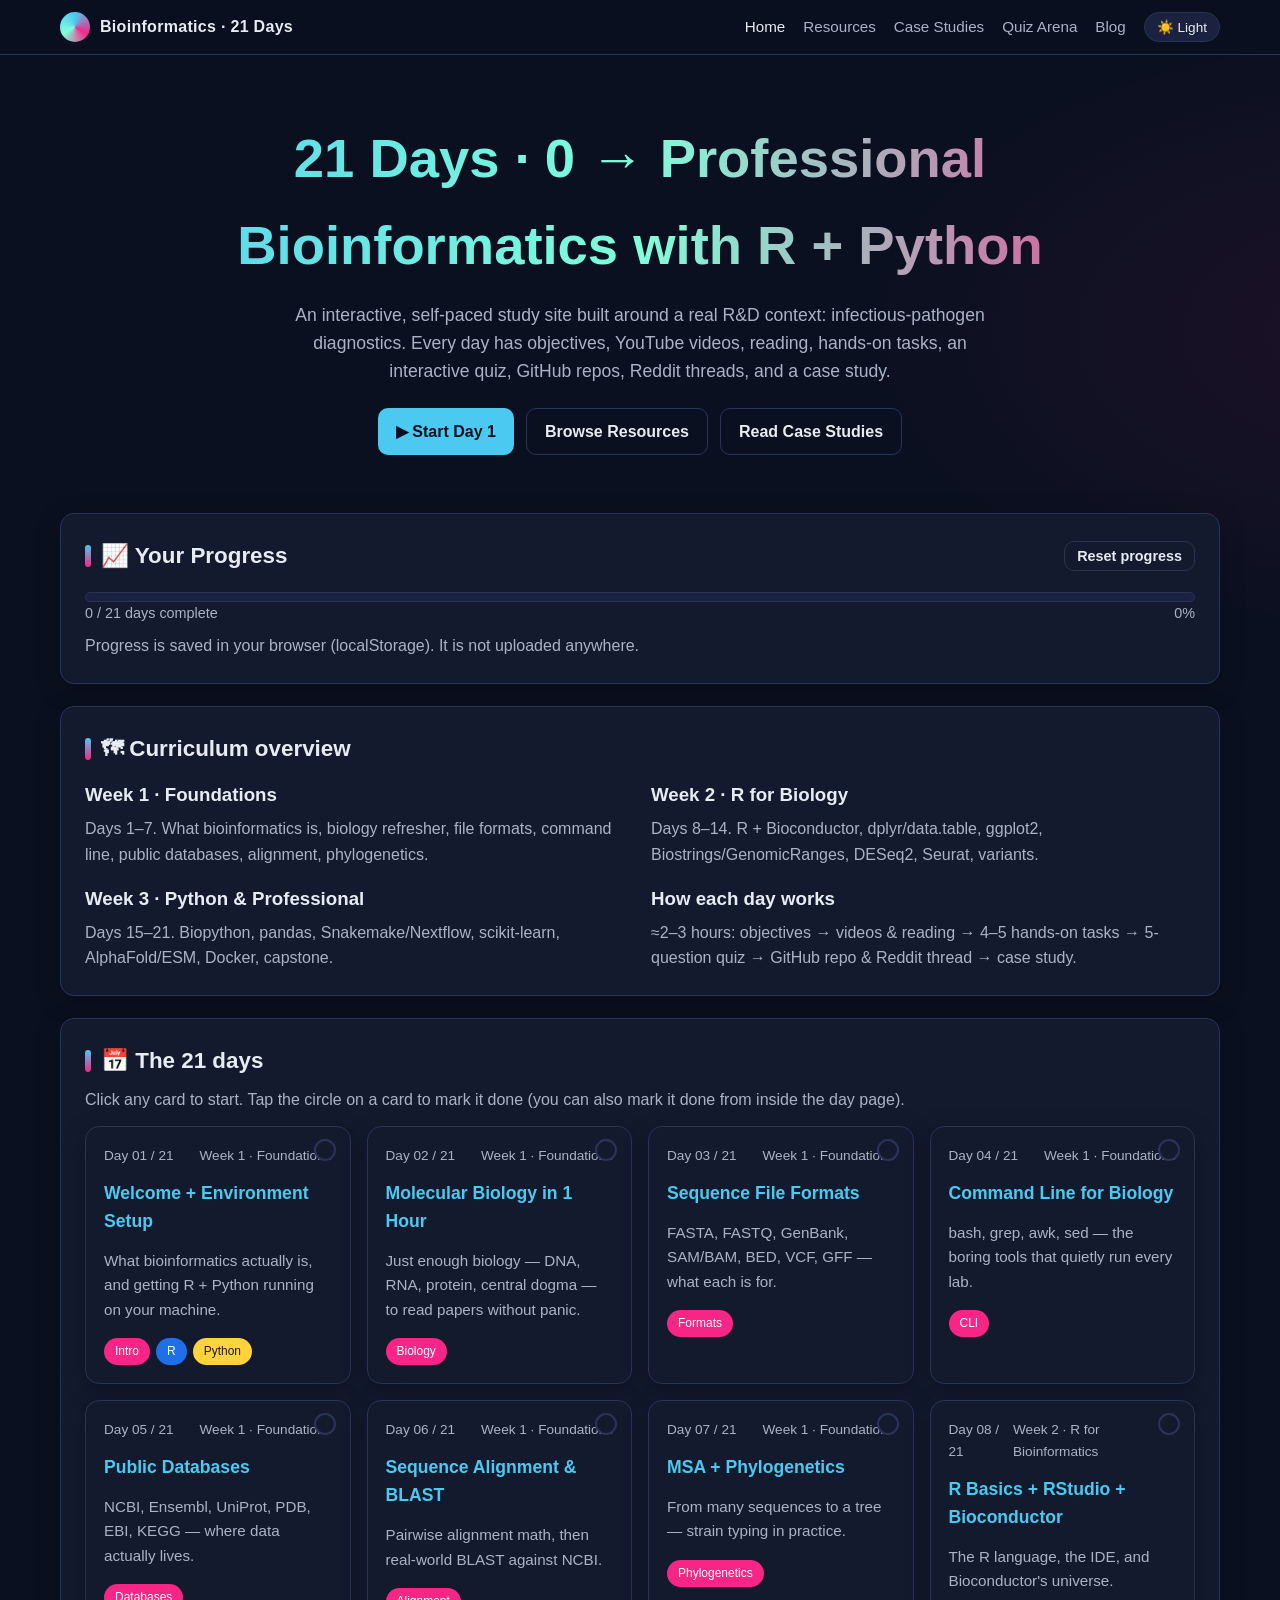
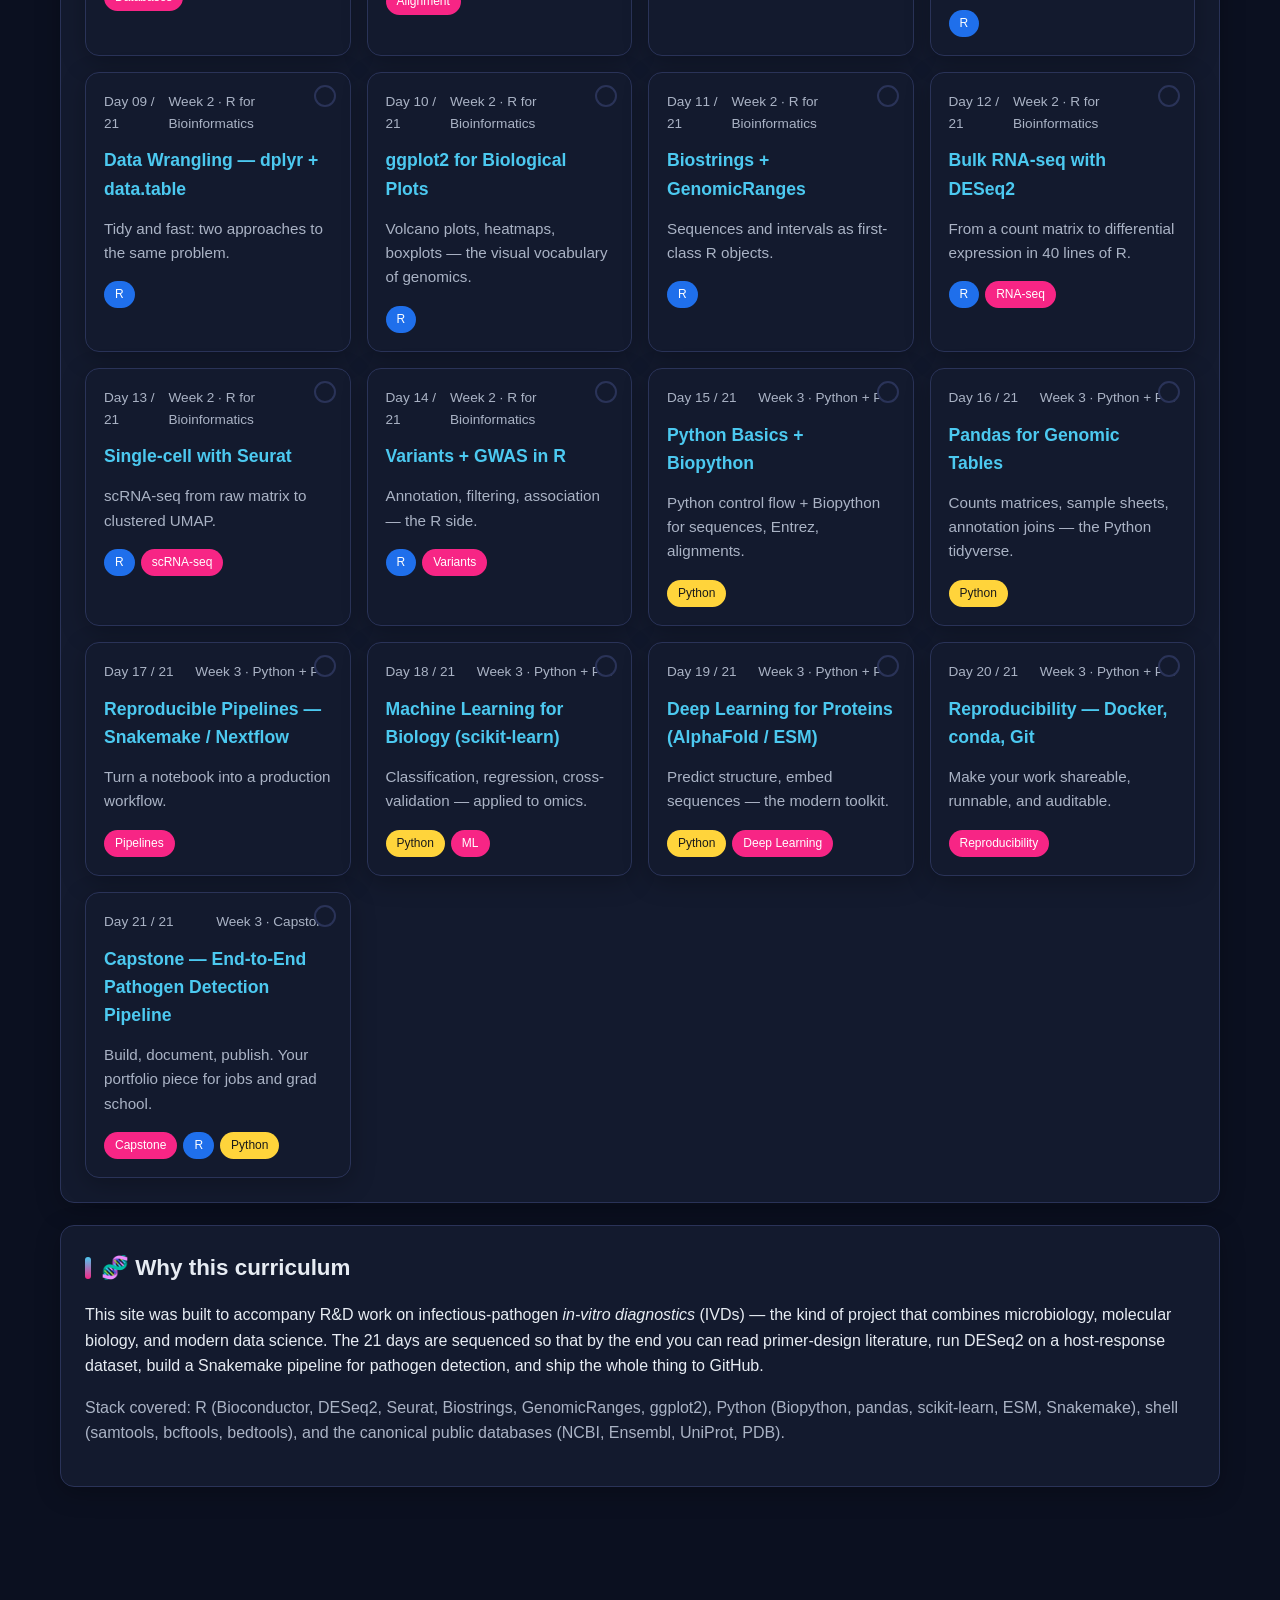
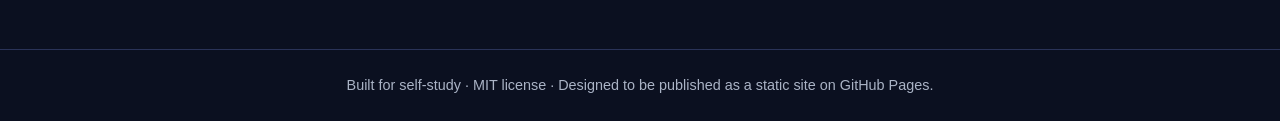
<file: index.html>
<!doctype html>
<html lang="en">
<head>
<meta charset="utf-8">
<meta name="viewport" content="width=device-width,initial-scale=1">
<title>Bioinformatics 21 Days — R + Python, zero to professional</title>
<meta name="description" content="A 21-day, hands-on bioinformatics study site with R + Python, quizzes, YouTube playlists, GitHub repos, Reddit threads, and 0→pro case studies. Designed for the infectious-pathogen IVD R&D context.">
<link rel="stylesheet" href="assets/styles.css">
<link rel="icon" href="data:image/svg+xml;utf8,<svg xmlns='http://www.w3.org/2000/svg' viewBox='0 0 64 64'><circle cx='32' cy='32' r='30' fill='%234cc9f0'/><path d='M14 44c8-10 14-10 22-22m-22 0c8 12 14 12 22 22' stroke='%23fff' stroke-width='4' fill='none' stroke-linecap='round'/></svg>">
</head>
<body>

<nav class="nav">
  <div class="nav-inner">
    <a class="brand" href="index.html"><span class="logo"></span>Bioinformatics · 21 Days</a>
    <div class="nav-links">
      <a class="active" href="index.html">Home</a>
      <a href="resources.html">Resources</a>
      <a href="case-studies.html">Case Studies</a>
      <a href="quiz.html">Quiz Arena</a>
      <a href="blog.html">Blog</a>
      <button id="themeToggle" class="theme-toggle" type="button">☀️ Light</button>
    </div>
  </div>
</nav>

<header class="hero">
  <h1>21 Days · 0 → Professional<br>Bioinformatics with R + Python</h1>
  <p>An interactive, self-paced study site built around a real R&D context: infectious-pathogen diagnostics. Every day has objectives, YouTube videos, reading, hands-on tasks, an interactive quiz, GitHub repos, Reddit threads, and a case study.</p>
  <div class="cta">
    <a class="btn" href="day.html?day=1">▶ Start Day 1</a>
    <a class="btn ghost" href="resources.html">Browse Resources</a>
    <a class="btn ghost" href="case-studies.html">Read Case Studies</a>
  </div>
</header>

<main class="container">

  <section class="block">
    <div class="row-between">
      <h2 style="margin:0">📈 Your Progress</h2>
      <button id="resetProgress" class="btn small ghost" type="button">Reset progress</button>
    </div>
    <div id="progressBar" class="progress-wrap">
      <div class="progress bar"><div></div></div>
      <div class="progress-meta">
        <span class="meta-count">0 / 21 days complete</span>
        <span class="meta-pct">0%</span>
      </div>
    </div>
    <p class="text-soft" style="margin:6px 0 0">Progress is saved in your browser (localStorage). It is not uploaded anywhere.</p>
  </section>

  <section class="block">
    <h2>🗺 Curriculum overview</h2>
    <div class="section-row">
      <div>
        <h3 style="margin:0 0 6px">Week 1 · Foundations</h3>
        <p class="text-soft" style="margin:0">Days 1–7. What bioinformatics is, biology refresher, file formats, command line, public databases, alignment, phylogenetics.</p>
      </div>
      <div>
        <h3 style="margin:0 0 6px">Week 2 · R for Biology</h3>
        <p class="text-soft" style="margin:0">Days 8–14. R + Bioconductor, dplyr/data.table, ggplot2, Biostrings/GenomicRanges, DESeq2, Seurat, variants.</p>
      </div>
    </div>
    <div class="spacer"></div>
    <div class="section-row">
      <div>
        <h3 style="margin:0 0 6px">Week 3 · Python &amp; Professional</h3>
        <p class="text-soft" style="margin:0">Days 15–21. Biopython, pandas, Snakemake/Nextflow, scikit-learn, AlphaFold/ESM, Docker, capstone.</p>
      </div>
      <div>
        <h3 style="margin:0 0 6px">How each day works</h3>
        <p class="text-soft" style="margin:0">≈2–3 hours: objectives → videos &amp; reading → 4–5 hands-on tasks → 5-question quiz → GitHub repo &amp; Reddit thread → case study.</p>
      </div>
    </div>
  </section>

  <section class="block">
    <h2>📅 The 21 days</h2>
    <p class="text-soft" style="margin:-6px 0 14px">Click any card to start. Tap the circle on a card to mark it done (you can also mark it done from inside the day page).</p>
    <div class="grid" id="dayGrid"></div>
  </section>

  <section class="block">
    <h2>🧬 Why this curriculum</h2>
    <p>This site was built to accompany R&D work on infectious-pathogen <em>in-vitro diagnostics</em> (IVDs) — the kind of project that combines microbiology, molecular biology, and modern data science. The 21 days are sequenced so that by the end you can read primer-design literature, run DESeq2 on a host-response dataset, build a Snakemake pipeline for pathogen detection, and ship the whole thing to GitHub.</p>
    <p class="text-soft">Stack covered: R (Bioconductor, DESeq2, Seurat, Biostrings, GenomicRanges, ggplot2), Python (Biopython, pandas, scikit-learn, ESM, Snakemake), shell (samtools, bcftools, bedtools), and the canonical public databases (NCBI, Ensembl, UniProt, PDB).</p>
  </section>

</main>

<footer class="foot">
  Built for self-study · MIT license · Designed to be published as a static site on GitHub Pages.
</footer>

<script src="assets/days-data.js"></script>
<script src="assets/main.js"></script>
</body>
</html>
</file>
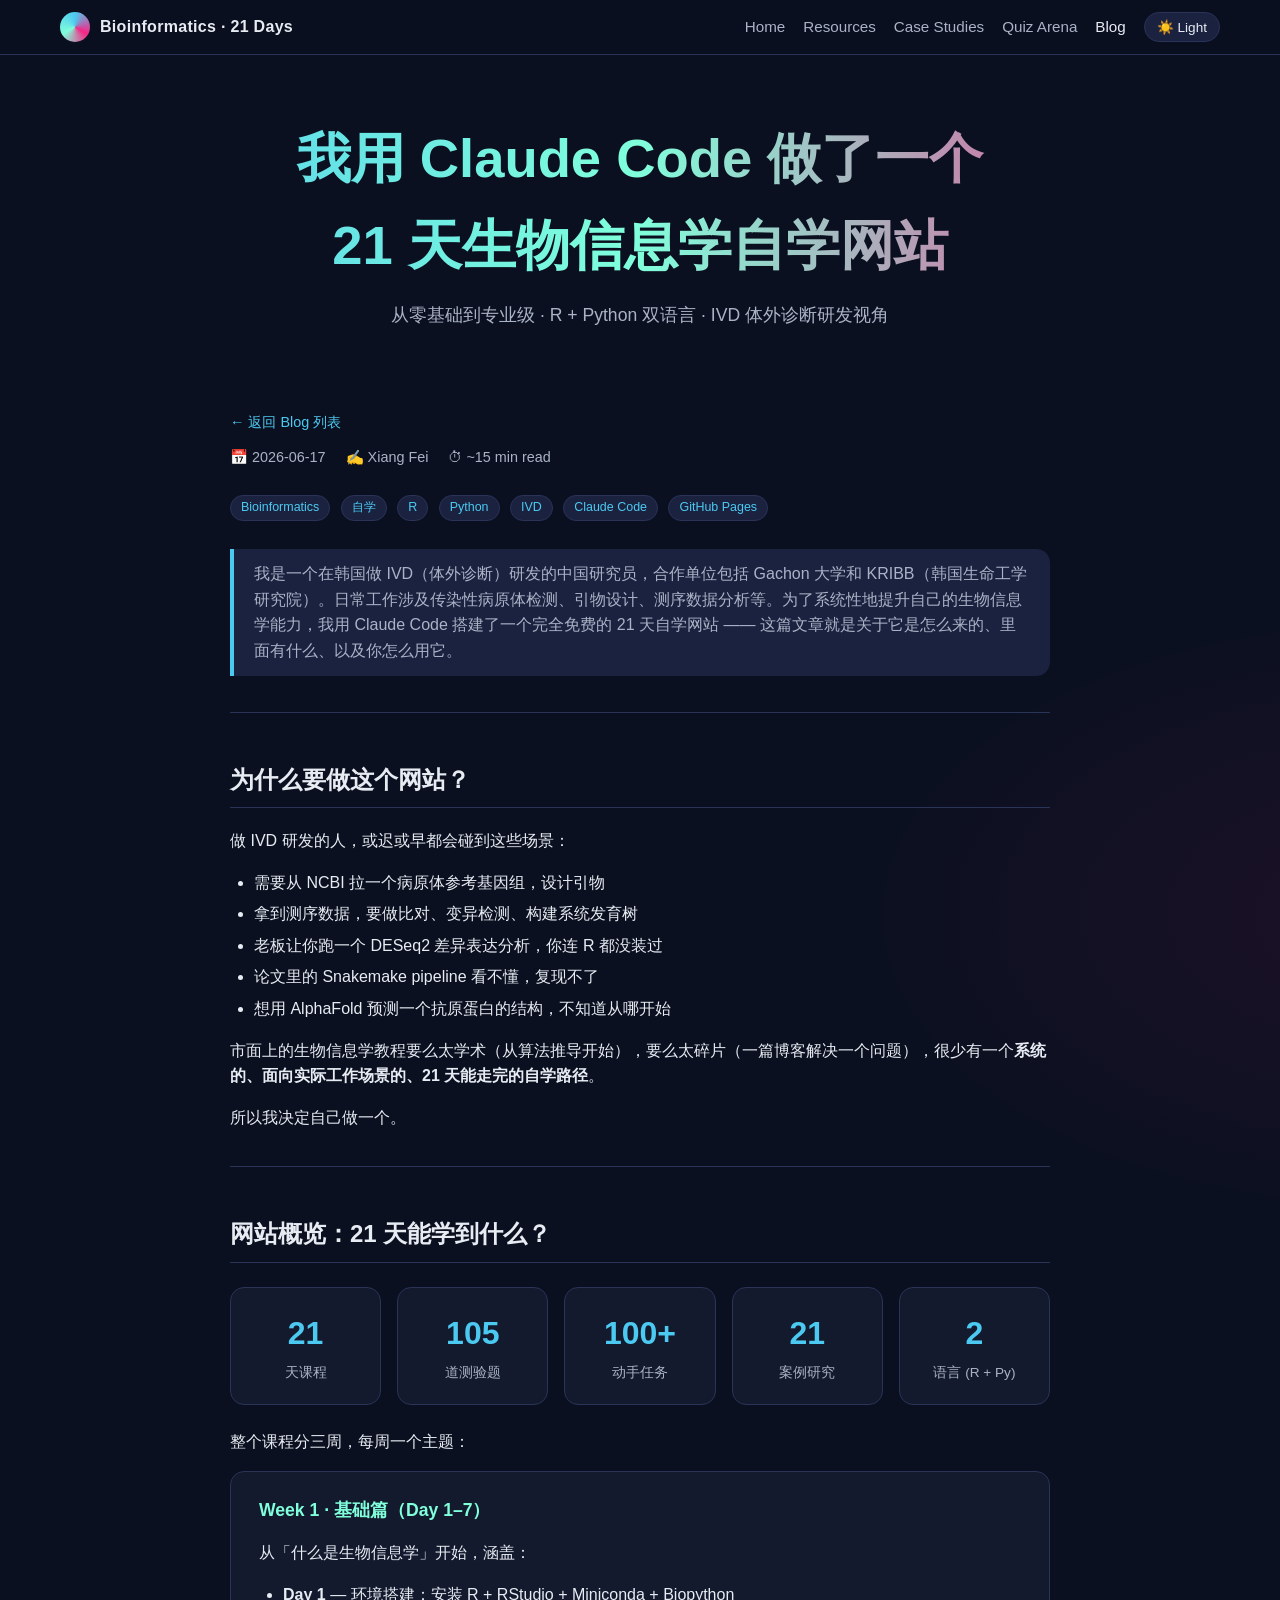
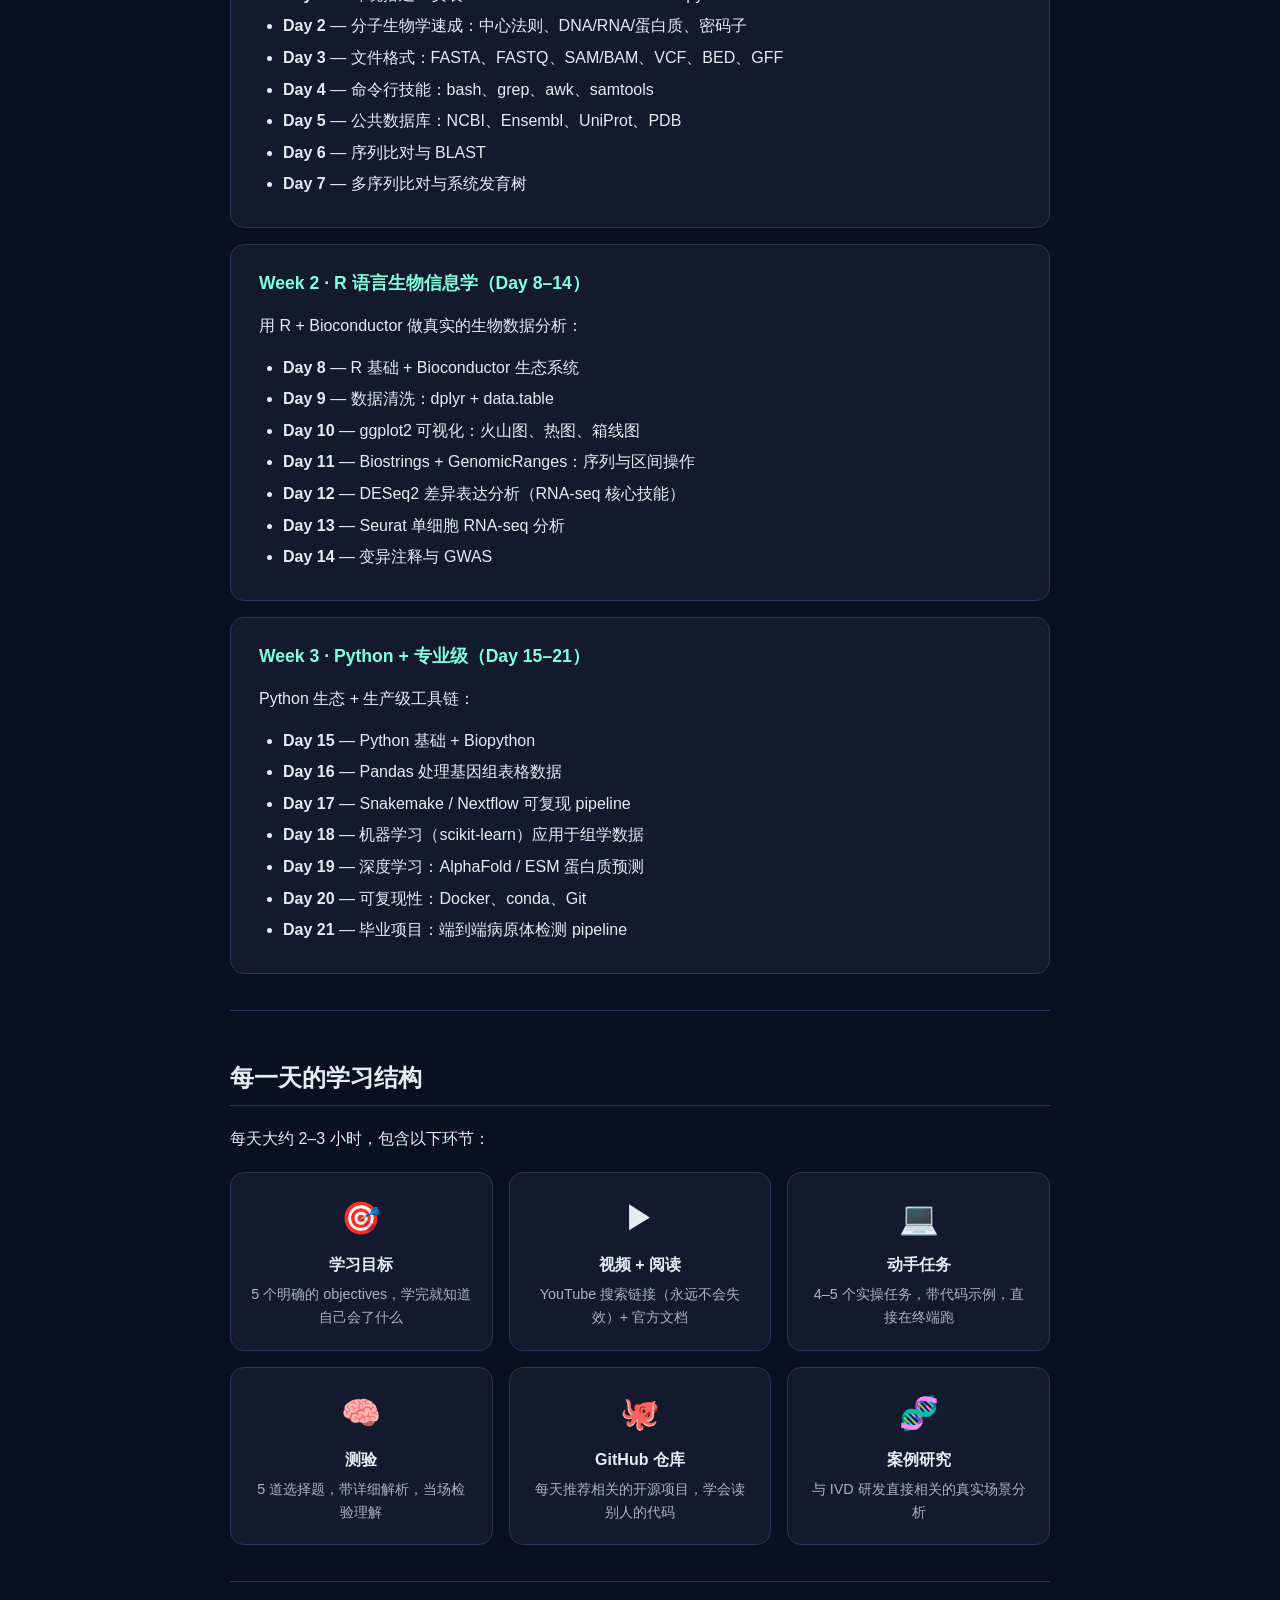
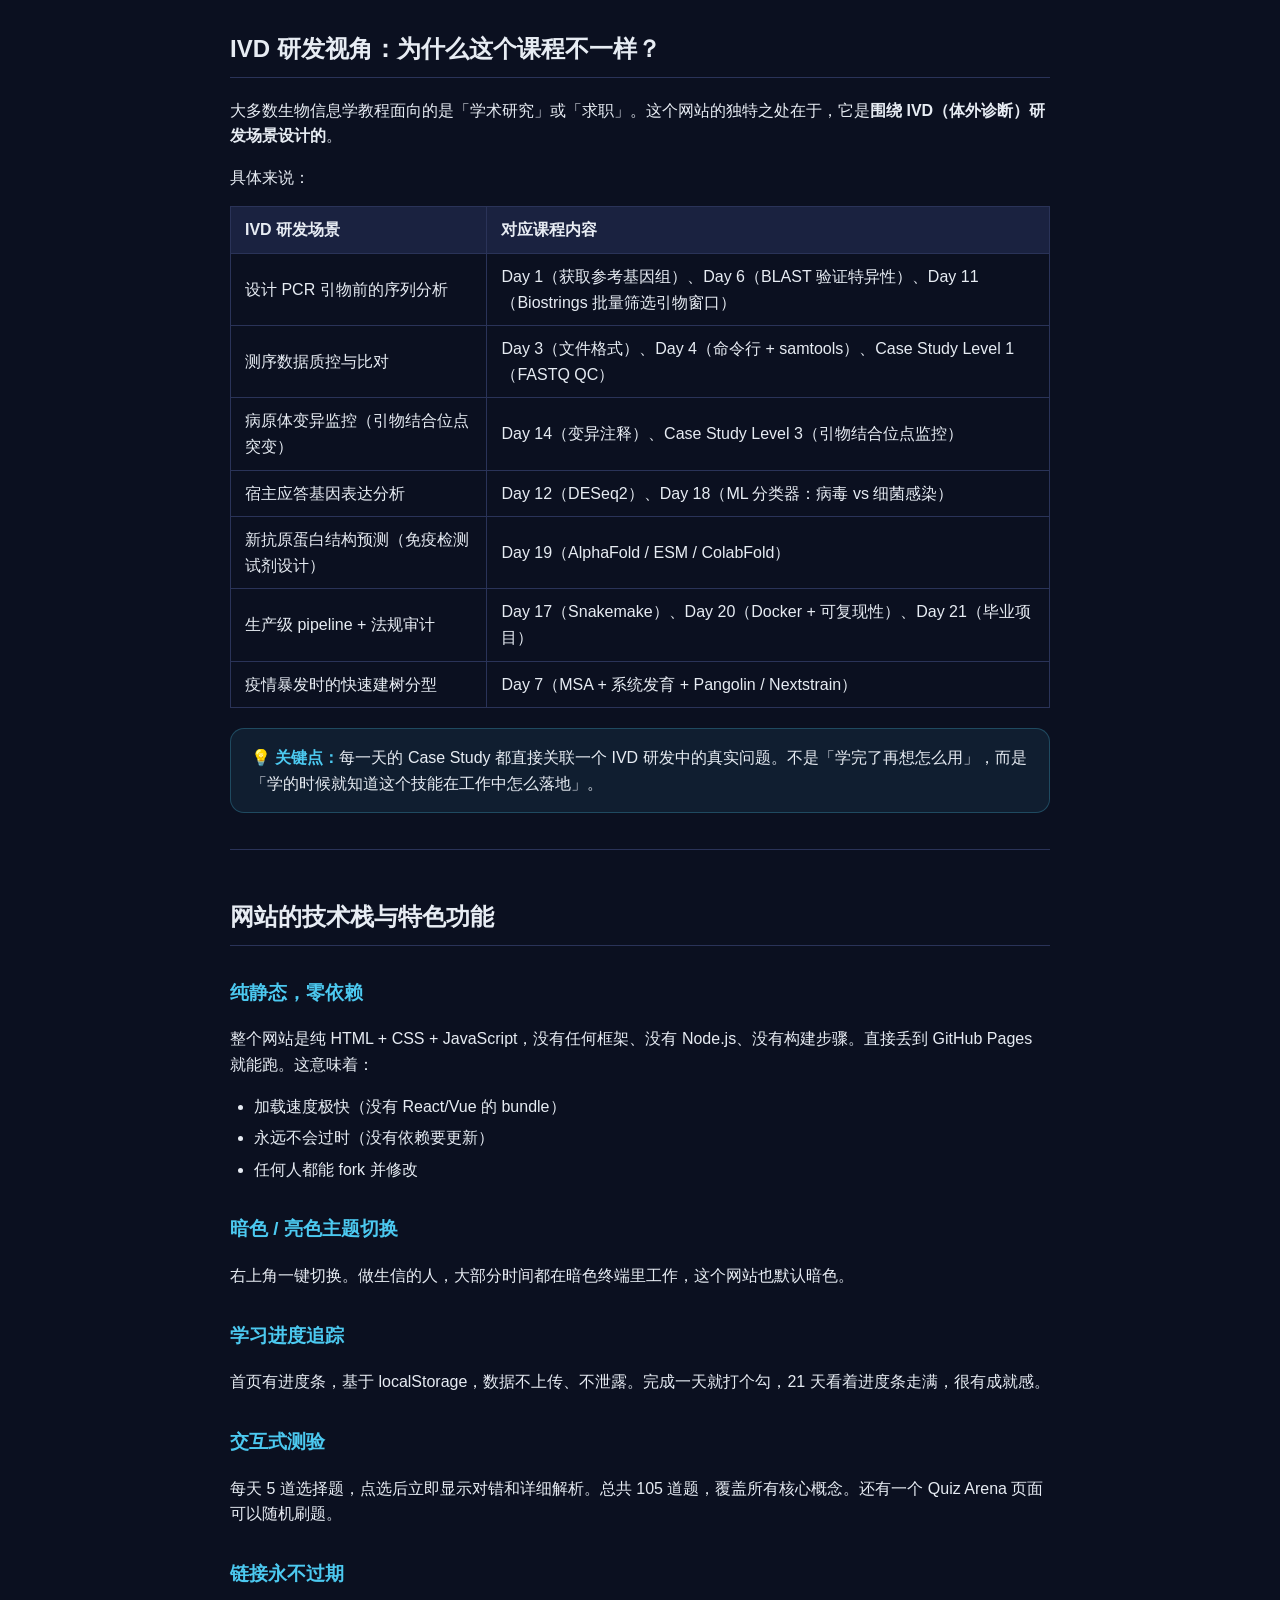
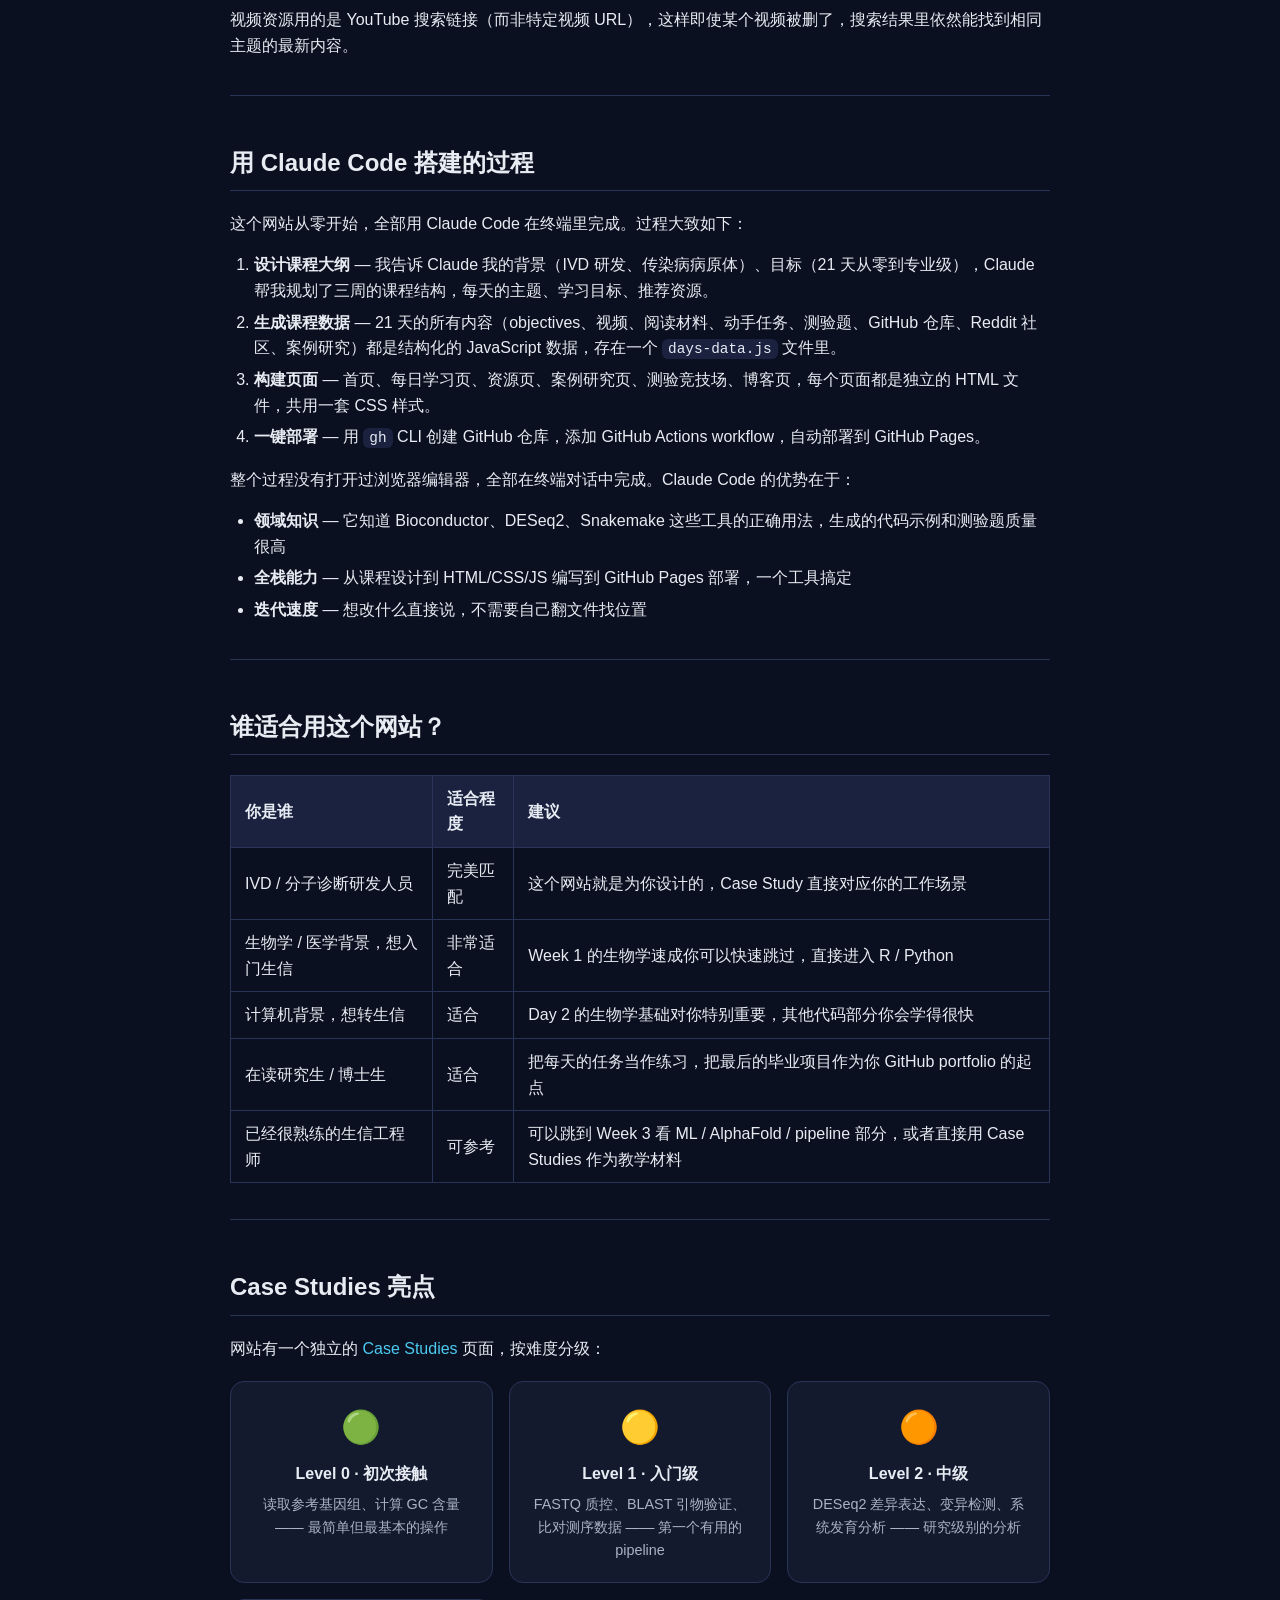
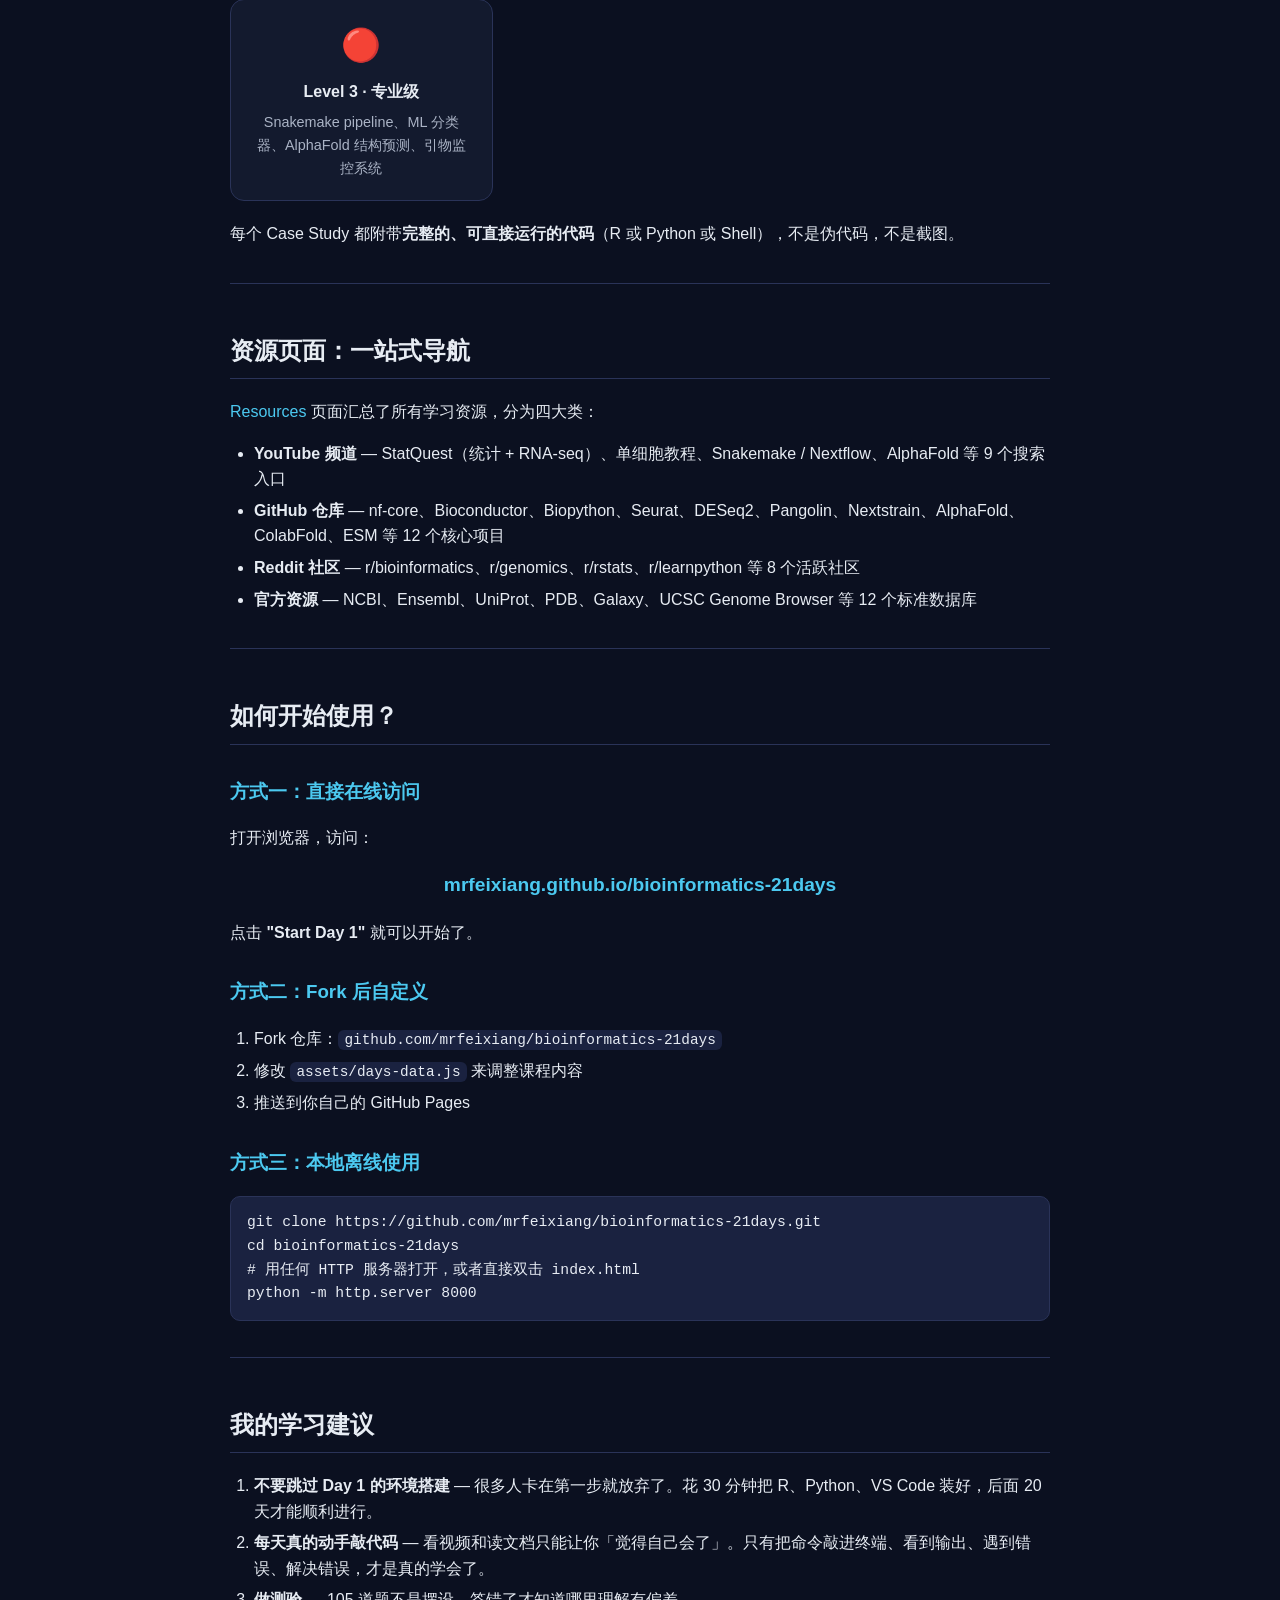
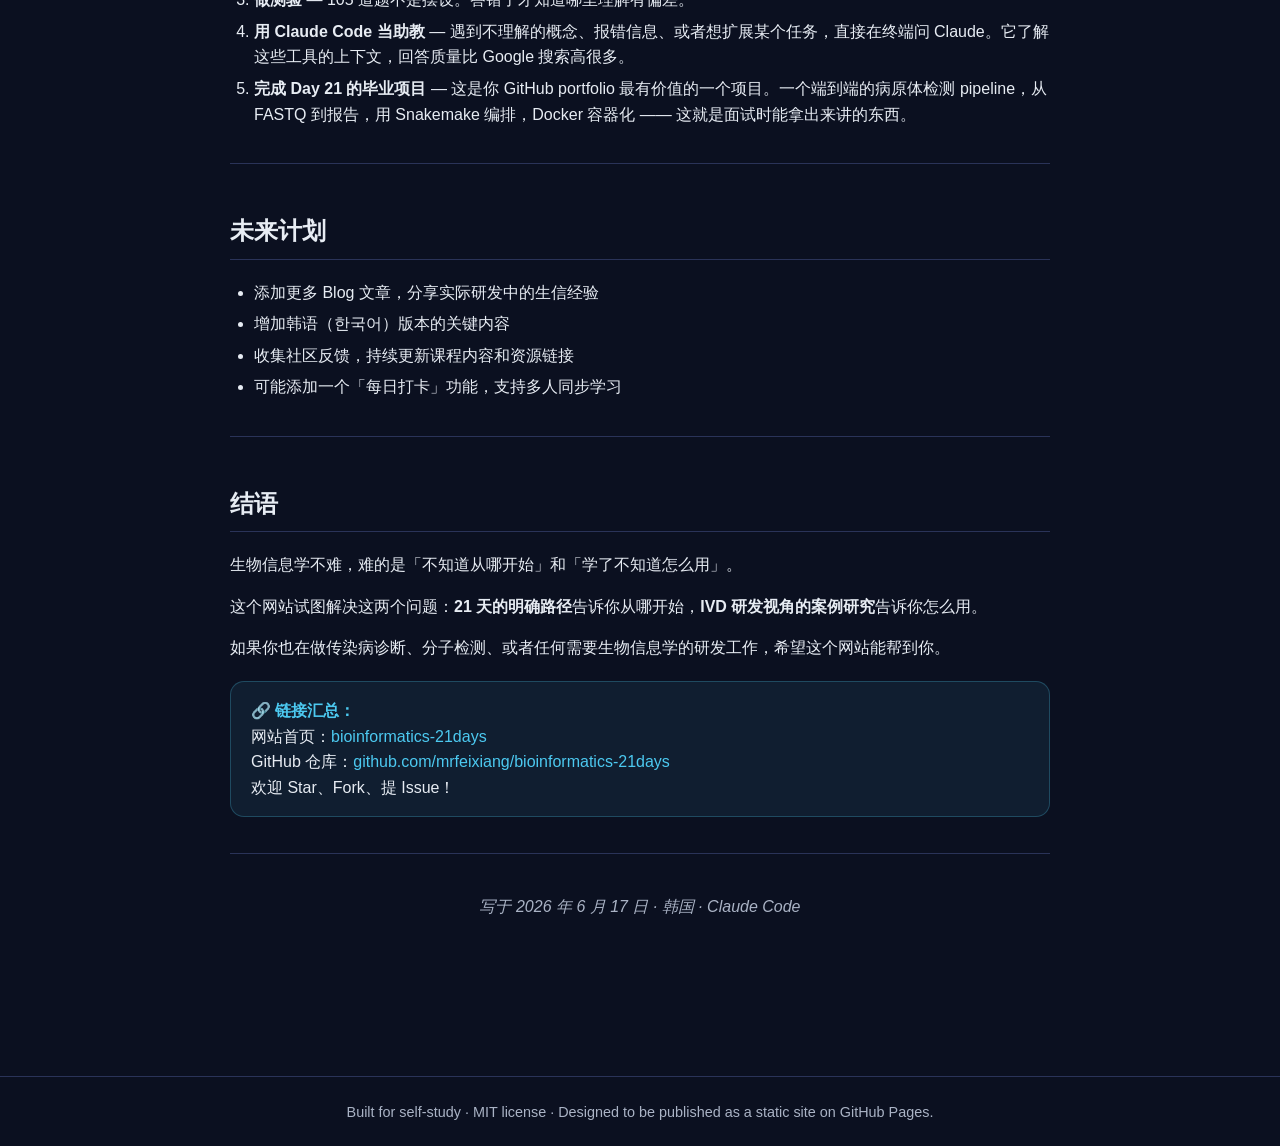
<file: blog-intro.html>
<!doctype html>
<html lang="zh-CN">
<head>
<meta charset="utf-8">
<meta name="viewport" content="width=device-width,initial-scale=1">
<title>我用 Claude Code 做了一个 21 天生物信息学自学网站 — Bioinformatics 21 Days</title>
<link rel="stylesheet" href="assets/styles.css">
<link rel="icon" href="data:image/svg+xml;utf8,<svg xmlns='http://www.w3.org/2000/svg' viewBox='0 0 64 64'><circle cx='32' cy='32' r='30' fill='%234cc9f0'/></svg>">
<style>
.article { max-width: 820px; margin: 0 auto; }
.article h2 { margin-top: 48px; padding-bottom: 8px; border-bottom: 1px solid var(--border); }
.article h3 { margin-top: 32px; color: var(--accent); }
.article table { width: 100%; border-collapse: collapse; margin: 16px 0; }
.article th, .article td {
  padding: 10px 14px;
  border: 1px solid var(--border);
  text-align: left;
}
.article th { background: var(--bg-soft); font-weight: 600; }
.article blockquote {
  border-left: 4px solid var(--accent);
  margin: 20px 0;
  padding: 12px 20px;
  background: var(--bg-soft);
  border-radius: 0 var(--radius) var(--radius) 0;
  color: var(--text-soft);
}
.article hr { border: none; border-top: 1px solid var(--border); margin: 36px 0; }
.article ul, .article ol { padding-left: 24px; }
.article li { margin-bottom: 6px; }
.blog-back { display: inline-block; margin-bottom: 12px; font-size: .9rem; }
.blog-header-meta { color: var(--text-soft); font-size: .9rem; margin-bottom: 24px; }
.blog-header-meta span { margin-right: 16px; }
.blog-tag {
  display: inline-block;
  background: var(--bg-soft);
  border: 1px solid var(--border);
  border-radius: 999px;
  padding: 2px 10px;
  font-size: .78rem;
  color: var(--accent);
  margin-right: 6px;
}
.tip-box {
  background: rgba(76,201,240,.08);
  border: 1px solid rgba(76,201,240,.25);
  border-radius: var(--radius);
  padding: 16px 20px;
  margin: 20px 0;
}
.tip-box strong { color: var(--accent); }
.week-card {
  background: var(--bg-elev);
  border: 1px solid var(--border);
  border-radius: var(--radius);
  padding: 24px 28px;
  margin: 16px 0;
}
.week-card h4 { margin: 0 0 12px; color: var(--accent-2); font-size: 1.1rem; }
.week-card ul { margin: 0; }
.feature-grid {
  display: grid;
  grid-template-columns: repeat(auto-fit, minmax(240px, 1fr));
  gap: 16px;
  margin: 20px 0;
}
.feature-item {
  background: var(--bg-elev);
  border: 1px solid var(--border);
  border-radius: var(--radius);
  padding: 20px;
  text-align: center;
}
.feature-item .feat-icon { font-size: 2rem; margin-bottom: 8px; }
.feature-item h4 { margin: 0 0 6px; }
.feature-item p { margin: 0; font-size: .9rem; color: var(--text-soft); }
.screenshot-placeholder {
  background: var(--bg-soft);
  border: 1px solid var(--border);
  border-radius: var(--radius);
  padding: 40px 20px;
  text-align: center;
  color: var(--text-soft);
  margin: 20px 0;
}
.stat-row {
  display: flex;
  flex-wrap: wrap;
  gap: 16px;
  margin: 24px 0;
}
.stat-box {
  flex: 1;
  min-width: 120px;
  background: var(--bg-elev);
  border: 1px solid var(--border);
  border-radius: var(--radius);
  padding: 20px;
  text-align: center;
}
.stat-box .stat-num {
  font-size: 2rem;
  font-weight: 800;
  color: var(--accent);
  display: block;
}
.stat-box .stat-label {
  font-size: .85rem;
  color: var(--text-soft);
  margin-top: 4px;
}
</style>
</head>
<body>

<nav class="nav">
  <div class="nav-inner">
    <a class="brand" href="index.html"><span class="logo"></span>Bioinformatics · 21 Days</a>
    <div class="nav-links">
      <a href="index.html">Home</a>
      <a href="resources.html">Resources</a>
      <a href="case-studies.html">Case Studies</a>
      <a href="quiz.html">Quiz Arena</a>
      <a class="active" href="blog.html">Blog</a>
      <button id="themeToggle" class="theme-toggle" type="button">☀️ Light</button>
    </div>
  </div>
</nav>

<header class="hero">
  <h1>我用 Claude Code 做了一个<br>21 天生物信息学自学网站</h1>
  <p>从零基础到专业级 · R + Python 双语言 · IVD 体外诊断研发视角</p>
</header>

<main class="container">
<div class="article">

  <a class="blog-back" href="blog.html">&larr; 返回 Blog 列表</a>
  <div class="blog-header-meta">
    <span>📅 2026-06-17</span>
    <span>✍️ Xiang Fei</span>
    <span>⏱ ~15 min read</span>
  </div>
  <div style="margin-bottom:28px">
    <span class="blog-tag">Bioinformatics</span>
    <span class="blog-tag">自学</span>
    <span class="blog-tag">R</span>
    <span class="blog-tag">Python</span>
    <span class="blog-tag">IVD</span>
    <span class="blog-tag">Claude Code</span>
    <span class="blog-tag">GitHub Pages</span>
  </div>

  <blockquote>
    我是一个在韩国做 IVD（体外诊断）研发的中国研究员，合作单位包括 Gachon 大学和 KRIBB（韩国生命工学研究院）。日常工作涉及传染性病原体检测、引物设计、测序数据分析等。为了系统性地提升自己的生物信息学能力，我用 Claude Code 搭建了一个完全免费的 21 天自学网站 —— 这篇文章就是关于它是怎么来的、里面有什么、以及你怎么用它。
  </blockquote>

  <hr>

  <h2>为什么要做这个网站？</h2>

  <p>做 IVD 研发的人，或迟或早都会碰到这些场景：</p>
  <ul>
    <li>需要从 NCBI 拉一个病原体参考基因组，设计引物</li>
    <li>拿到测序数据，要做比对、变异检测、构建系统发育树</li>
    <li>老板让你跑一个 DESeq2 差异表达分析，你连 R 都没装过</li>
    <li>论文里的 Snakemake pipeline 看不懂，复现不了</li>
    <li>想用 AlphaFold 预测一个抗原蛋白的结构，不知道从哪开始</li>
  </ul>

  <p>市面上的生物信息学教程要么太学术（从算法推导开始），要么太碎片（一篇博客解决一个问题），很少有一个<strong>系统的、面向实际工作场景的、21 天能走完的自学路径</strong>。</p>

  <p>所以我决定自己做一个。</p>

  <hr>

  <h2>网站概览：21 天能学到什么？</h2>

  <div class="stat-row">
    <div class="stat-box">
      <span class="stat-num">21</span>
      <span class="stat-label">天课程</span>
    </div>
    <div class="stat-box">
      <span class="stat-num">105</span>
      <span class="stat-label">道测验题</span>
    </div>
    <div class="stat-box">
      <span class="stat-num">100+</span>
      <span class="stat-label">动手任务</span>
    </div>
    <div class="stat-box">
      <span class="stat-num">21</span>
      <span class="stat-label">案例研究</span>
    </div>
    <div class="stat-box">
      <span class="stat-num">2</span>
      <span class="stat-label">语言 (R + Py)</span>
    </div>
  </div>

  <p>整个课程分三周，每周一个主题：</p>

  <div class="week-card">
    <h4>Week 1 · 基础篇（Day 1–7）</h4>
    <p>从「什么是生物信息学」开始，涵盖：</p>
    <ul>
      <li><strong>Day 1</strong> — 环境搭建：安装 R + RStudio + Miniconda + Biopython</li>
      <li><strong>Day 2</strong> — 分子生物学速成：中心法则、DNA/RNA/蛋白质、密码子</li>
      <li><strong>Day 3</strong> — 文件格式：FASTA、FASTQ、SAM/BAM、VCF、BED、GFF</li>
      <li><strong>Day 4</strong> — 命令行技能：bash、grep、awk、samtools</li>
      <li><strong>Day 5</strong> — 公共数据库：NCBI、Ensembl、UniProt、PDB</li>
      <li><strong>Day 6</strong> — 序列比对与 BLAST</li>
      <li><strong>Day 7</strong> — 多序列比对与系统发育树</li>
    </ul>
  </div>

  <div class="week-card">
    <h4>Week 2 · R 语言生物信息学（Day 8–14）</h4>
    <p>用 R + Bioconductor 做真实的生物数据分析：</p>
    <ul>
      <li><strong>Day 8</strong> — R 基础 + Bioconductor 生态系统</li>
      <li><strong>Day 9</strong> — 数据清洗：dplyr + data.table</li>
      <li><strong>Day 10</strong> — ggplot2 可视化：火山图、热图、箱线图</li>
      <li><strong>Day 11</strong> — Biostrings + GenomicRanges：序列与区间操作</li>
      <li><strong>Day 12</strong> — DESeq2 差异表达分析（RNA-seq 核心技能）</li>
      <li><strong>Day 13</strong> — Seurat 单细胞 RNA-seq 分析</li>
      <li><strong>Day 14</strong> — 变异注释与 GWAS</li>
    </ul>
  </div>

  <div class="week-card">
    <h4>Week 3 · Python + 专业级（Day 15–21）</h4>
    <p>Python 生态 + 生产级工具链：</p>
    <ul>
      <li><strong>Day 15</strong> — Python 基础 + Biopython</li>
      <li><strong>Day 16</strong> — Pandas 处理基因组表格数据</li>
      <li><strong>Day 17</strong> — Snakemake / Nextflow 可复现 pipeline</li>
      <li><strong>Day 18</strong> — 机器学习（scikit-learn）应用于组学数据</li>
      <li><strong>Day 19</strong> — 深度学习：AlphaFold / ESM 蛋白质预测</li>
      <li><strong>Day 20</strong> — 可复现性：Docker、conda、Git</li>
      <li><strong>Day 21</strong> — 毕业项目：端到端病原体检测 pipeline</li>
    </ul>
  </div>

  <hr>

  <h2>每一天的学习结构</h2>

  <p>每天大约 2–3 小时，包含以下环节：</p>

  <div class="feature-grid">
    <div class="feature-item">
      <div class="feat-icon">🎯</div>
      <h4>学习目标</h4>
      <p>5 个明确的 objectives，学完就知道自己会了什么</p>
    </div>
    <div class="feature-item">
      <div class="feat-icon">▶</div>
      <h4>视频 + 阅读</h4>
      <p>YouTube 搜索链接（永远不会失效）+ 官方文档</p>
    </div>
    <div class="feature-item">
      <div class="feat-icon">💻</div>
      <h4>动手任务</h4>
      <p>4–5 个实操任务，带代码示例，直接在终端跑</p>
    </div>
    <div class="feature-item">
      <div class="feat-icon">🧠</div>
      <h4>测验</h4>
      <p>5 道选择题，带详细解析，当场检验理解</p>
    </div>
    <div class="feature-item">
      <div class="feat-icon">🐙</div>
      <h4>GitHub 仓库</h4>
      <p>每天推荐相关的开源项目，学会读别人的代码</p>
    </div>
    <div class="feature-item">
      <div class="feat-icon">🧬</div>
      <h4>案例研究</h4>
      <p>与 IVD 研发直接相关的真实场景分析</p>
    </div>
  </div>

  <hr>

  <h2>IVD 研发视角：为什么这个课程不一样？</h2>

  <p>大多数生物信息学教程面向的是「学术研究」或「求职」。这个网站的独特之处在于，它是<strong>围绕 IVD（体外诊断）研发场景设计的</strong>。</p>

  <p>具体来说：</p>

  <table>
    <thead>
      <tr><th>IVD 研发场景</th><th>对应课程内容</th></tr>
    </thead>
    <tbody>
      <tr>
        <td>设计 PCR 引物前的序列分析</td>
        <td>Day 1（获取参考基因组）、Day 6（BLAST 验证特异性）、Day 11（Biostrings 批量筛选引物窗口）</td>
      </tr>
      <tr>
        <td>测序数据质控与比对</td>
        <td>Day 3（文件格式）、Day 4（命令行 + samtools）、Case Study Level 1（FASTQ QC）</td>
      </tr>
      <tr>
        <td>病原体变异监控（引物结合位点突变）</td>
        <td>Day 14（变异注释）、Case Study Level 3（引物结合位点监控）</td>
      </tr>
      <tr>
        <td>宿主应答基因表达分析</td>
        <td>Day 12（DESeq2）、Day 18（ML 分类器：病毒 vs 细菌感染）</td>
      </tr>
      <tr>
        <td>新抗原蛋白结构预测（免疫检测试剂设计）</td>
        <td>Day 19（AlphaFold / ESM / ColabFold）</td>
      </tr>
      <tr>
        <td>生产级 pipeline + 法规审计</td>
        <td>Day 17（Snakemake）、Day 20（Docker + 可复现性）、Day 21（毕业项目）</td>
      </tr>
      <tr>
        <td>疫情暴发时的快速建树分型</td>
        <td>Day 7（MSA + 系统发育 + Pangolin / Nextstrain）</td>
      </tr>
    </tbody>
  </table>

  <div class="tip-box">
    <strong>💡 关键点：</strong>每一天的 Case Study 都直接关联一个 IVD 研发中的真实问题。不是「学完了再想怎么用」，而是「学的时候就知道这个技能在工作中怎么落地」。
  </div>

  <hr>

  <h2>网站的技术栈与特色功能</h2>

  <h3>纯静态，零依赖</h3>
  <p>整个网站是纯 HTML + CSS + JavaScript，没有任何框架、没有 Node.js、没有构建步骤。直接丢到 GitHub Pages 就能跑。这意味着：</p>
  <ul>
    <li>加载速度极快（没有 React/Vue 的 bundle）</li>
    <li>永远不会过时（没有依赖要更新）</li>
    <li>任何人都能 fork 并修改</li>
  </ul>

  <h3>暗色 / 亮色主题切换</h3>
  <p>右上角一键切换。做生信的人，大部分时间都在暗色终端里工作，这个网站也默认暗色。</p>

  <h3>学习进度追踪</h3>
  <p>首页有进度条，基于 localStorage，数据不上传、不泄露。完成一天就打个勾，21 天看着进度条走满，很有成就感。</p>

  <h3>交互式测验</h3>
  <p>每天 5 道选择题，点选后立即显示对错和详细解析。总共 105 道题，覆盖所有核心概念。还有一个 Quiz Arena 页面可以随机刷题。</p>

  <h3>链接永不过期</h3>
  <p>视频资源用的是 YouTube 搜索链接（而非特定视频 URL），这样即使某个视频被删了，搜索结果里依然能找到相同主题的最新内容。</p>

  <hr>

  <h2>用 Claude Code 搭建的过程</h2>

  <p>这个网站从零开始，全部用 Claude Code 在终端里完成。过程大致如下：</p>

  <ol>
    <li>
      <strong>设计课程大纲</strong> — 我告诉 Claude 我的背景（IVD 研发、传染病病原体）、目标（21 天从零到专业级），Claude 帮我规划了三周的课程结构，每天的主题、学习目标、推荐资源。
    </li>
    <li>
      <strong>生成课程数据</strong> — 21 天的所有内容（objectives、视频、阅读材料、动手任务、测验题、GitHub 仓库、Reddit 社区、案例研究）都是结构化的 JavaScript 数据，存在一个 <code>days-data.js</code> 文件里。
    </li>
    <li>
      <strong>构建页面</strong> — 首页、每日学习页、资源页、案例研究页、测验竞技场、博客页，每个页面都是独立的 HTML 文件，共用一套 CSS 样式。
    </li>
    <li>
      <strong>一键部署</strong> — 用 <code>gh</code> CLI 创建 GitHub 仓库，添加 GitHub Actions workflow，自动部署到 GitHub Pages。
    </li>
  </ol>

  <p>整个过程没有打开过浏览器编辑器，全部在终端对话中完成。Claude Code 的优势在于：</p>
  <ul>
    <li><strong>领域知识</strong> — 它知道 Bioconductor、DESeq2、Snakemake 这些工具的正确用法，生成的代码示例和测验题质量很高</li>
    <li><strong>全栈能力</strong> — 从课程设计到 HTML/CSS/JS 编写到 GitHub Pages 部署，一个工具搞定</li>
    <li><strong>迭代速度</strong> — 想改什么直接说，不需要自己翻文件找位置</li>
  </ul>

  <hr>

  <h2>谁适合用这个网站？</h2>

  <table>
    <thead>
      <tr><th>你是谁</th><th>适合程度</th><th>建议</th></tr>
    </thead>
    <tbody>
      <tr>
        <td>IVD / 分子诊断研发人员</td>
        <td>完美匹配</td>
        <td>这个网站就是为你设计的，Case Study 直接对应你的工作场景</td>
      </tr>
      <tr>
        <td>生物学 / 医学背景，想入门生信</td>
        <td>非常适合</td>
        <td>Week 1 的生物学速成你可以快速跳过，直接进入 R / Python</td>
      </tr>
      <tr>
        <td>计算机背景，想转生信</td>
        <td>适合</td>
        <td>Day 2 的生物学基础对你特别重要，其他代码部分你会学得很快</td>
      </tr>
      <tr>
        <td>在读研究生 / 博士生</td>
        <td>适合</td>
        <td>把每天的任务当作练习，把最后的毕业项目作为你 GitHub portfolio 的起点</td>
      </tr>
      <tr>
        <td>已经很熟练的生信工程师</td>
        <td>可参考</td>
        <td>可以跳到 Week 3 看 ML / AlphaFold / pipeline 部分，或者直接用 Case Studies 作为教学材料</td>
      </tr>
    </tbody>
  </table>

  <hr>

  <h2>Case Studies 亮点</h2>

  <p>网站有一个独立的 <a href="case-studies.html">Case Studies</a> 页面，按难度分级：</p>

  <div class="feature-grid">
    <div class="feature-item">
      <div class="feat-icon">🟢</div>
      <h4>Level 0 · 初次接触</h4>
      <p>读取参考基因组、计算 GC 含量 —— 最简单但最基本的操作</p>
    </div>
    <div class="feature-item">
      <div class="feat-icon">🟡</div>
      <h4>Level 1 · 入门级</h4>
      <p>FASTQ 质控、BLAST 引物验证、比对测序数据 —— 第一个有用的 pipeline</p>
    </div>
    <div class="feature-item">
      <div class="feat-icon">🟠</div>
      <h4>Level 2 · 中级</h4>
      <p>DESeq2 差异表达、变异检测、系统发育分析 —— 研究级别的分析</p>
    </div>
    <div class="feature-item">
      <div class="feat-icon">🔴</div>
      <h4>Level 3 · 专业级</h4>
      <p>Snakemake pipeline、ML 分类器、AlphaFold 结构预测、引物监控系统</p>
    </div>
  </div>

  <p>每个 Case Study 都附带<strong>完整的、可直接运行的代码</strong>（R 或 Python 或 Shell），不是伪代码，不是截图。</p>

  <hr>

  <h2>资源页面：一站式导航</h2>

  <p><a href="resources.html">Resources</a> 页面汇总了所有学习资源，分为四大类：</p>

  <ul>
    <li><strong>YouTube 频道</strong> — StatQuest（统计 + RNA-seq）、单细胞教程、Snakemake / Nextflow、AlphaFold 等 9 个搜索入口</li>
    <li><strong>GitHub 仓库</strong> — nf-core、Bioconductor、Biopython、Seurat、DESeq2、Pangolin、Nextstrain、AlphaFold、ColabFold、ESM 等 12 个核心项目</li>
    <li><strong>Reddit 社区</strong> — r/bioinformatics、r/genomics、r/rstats、r/learnpython 等 8 个活跃社区</li>
    <li><strong>官方资源</strong> — NCBI、Ensembl、UniProt、PDB、Galaxy、UCSC Genome Browser 等 12 个标准数据库</li>
  </ul>

  <hr>

  <h2>如何开始使用？</h2>

  <h3>方式一：直接在线访问</h3>
  <p>打开浏览器，访问：</p>
  <p style="text-align:center;font-size:1.2rem">
    <a href="index.html"><strong>mrfeixiang.github.io/bioinformatics-21days</strong></a>
  </p>
  <p>点击 <strong>"Start Day 1"</strong> 就可以开始了。</p>

  <h3>方式二：Fork 后自定义</h3>
  <ol>
    <li>Fork 仓库：<code>github.com/mrfeixiang/bioinformatics-21days</code></li>
    <li>修改 <code>assets/days-data.js</code> 来调整课程内容</li>
    <li>推送到你自己的 GitHub Pages</li>
  </ol>

  <h3>方式三：本地离线使用</h3>
<pre><code>git clone https://github.com/mrfeixiang/bioinformatics-21days.git
cd bioinformatics-21days
# 用任何 HTTP 服务器打开，或者直接双击 index.html
python -m http.server 8000</code></pre>

  <hr>

  <h2>我的学习建议</h2>

  <ol>
    <li>
      <strong>不要跳过 Day 1 的环境搭建</strong> — 很多人卡在第一步就放弃了。花 30 分钟把 R、Python、VS Code 装好，后面 20 天才能顺利进行。
    </li>
    <li>
      <strong>每天真的动手敲代码</strong> — 看视频和读文档只能让你「觉得自己会了」。只有把命令敲进终端、看到输出、遇到错误、解决错误，才是真的学会了。
    </li>
    <li>
      <strong>做测验</strong> — 105 道题不是摆设。答错了才知道哪里理解有偏差。
    </li>
    <li>
      <strong>用 Claude Code 当助教</strong> — 遇到不理解的概念、报错信息、或者想扩展某个任务，直接在终端问 Claude。它了解这些工具的上下文，回答质量比 Google 搜索高很多。
    </li>
    <li>
      <strong>完成 Day 21 的毕业项目</strong> — 这是你 GitHub portfolio 最有价值的一个项目。一个端到端的病原体检测 pipeline，从 FASTQ 到报告，用 Snakemake 编排，Docker 容器化 —— 这就是面试时能拿出来讲的东西。
    </li>
  </ol>

  <hr>

  <h2>未来计划</h2>

  <ul>
    <li>添加更多 Blog 文章，分享实际研发中的生信经验</li>
    <li>增加韩语（한국어）版本的关键内容</li>
    <li>收集社区反馈，持续更新课程内容和资源链接</li>
    <li>可能添加一个「每日打卡」功能，支持多人同步学习</li>
  </ul>

  <hr>

  <h2>结语</h2>

  <p>生物信息学不难，难的是「不知道从哪开始」和「学了不知道怎么用」。</p>

  <p>这个网站试图解决这两个问题：<strong>21 天的明确路径</strong>告诉你从哪开始，<strong>IVD 研发视角的案例研究</strong>告诉你怎么用。</p>

  <p>如果你也在做传染病诊断、分子检测、或者任何需要生物信息学的研发工作，希望这个网站能帮到你。</p>

  <div class="tip-box">
    <strong>🔗 链接汇总：</strong><br>
    网站首页：<a href="index.html">bioinformatics-21days</a><br>
    GitHub 仓库：<a href="https://github.com/mrfeixiang/bioinformatics-21days" target="_blank" rel="noopener">github.com/mrfeixiang/bioinformatics-21days</a><br>
    欢迎 Star、Fork、提 Issue！
  </div>

  <hr>
  <p class="text-soft" style="text-align:center;margin-top:40px">
    <em>写于 2026 年 6 月 17 日 · 韩国 · Claude Code</em>
  </p>

</div>
</main>

<footer class="foot">
  Built for self-study · MIT license · Designed to be published as a static site on GitHub Pages.
</footer>

<script src="assets/main.js"></script>
</body>
</html>
</file>
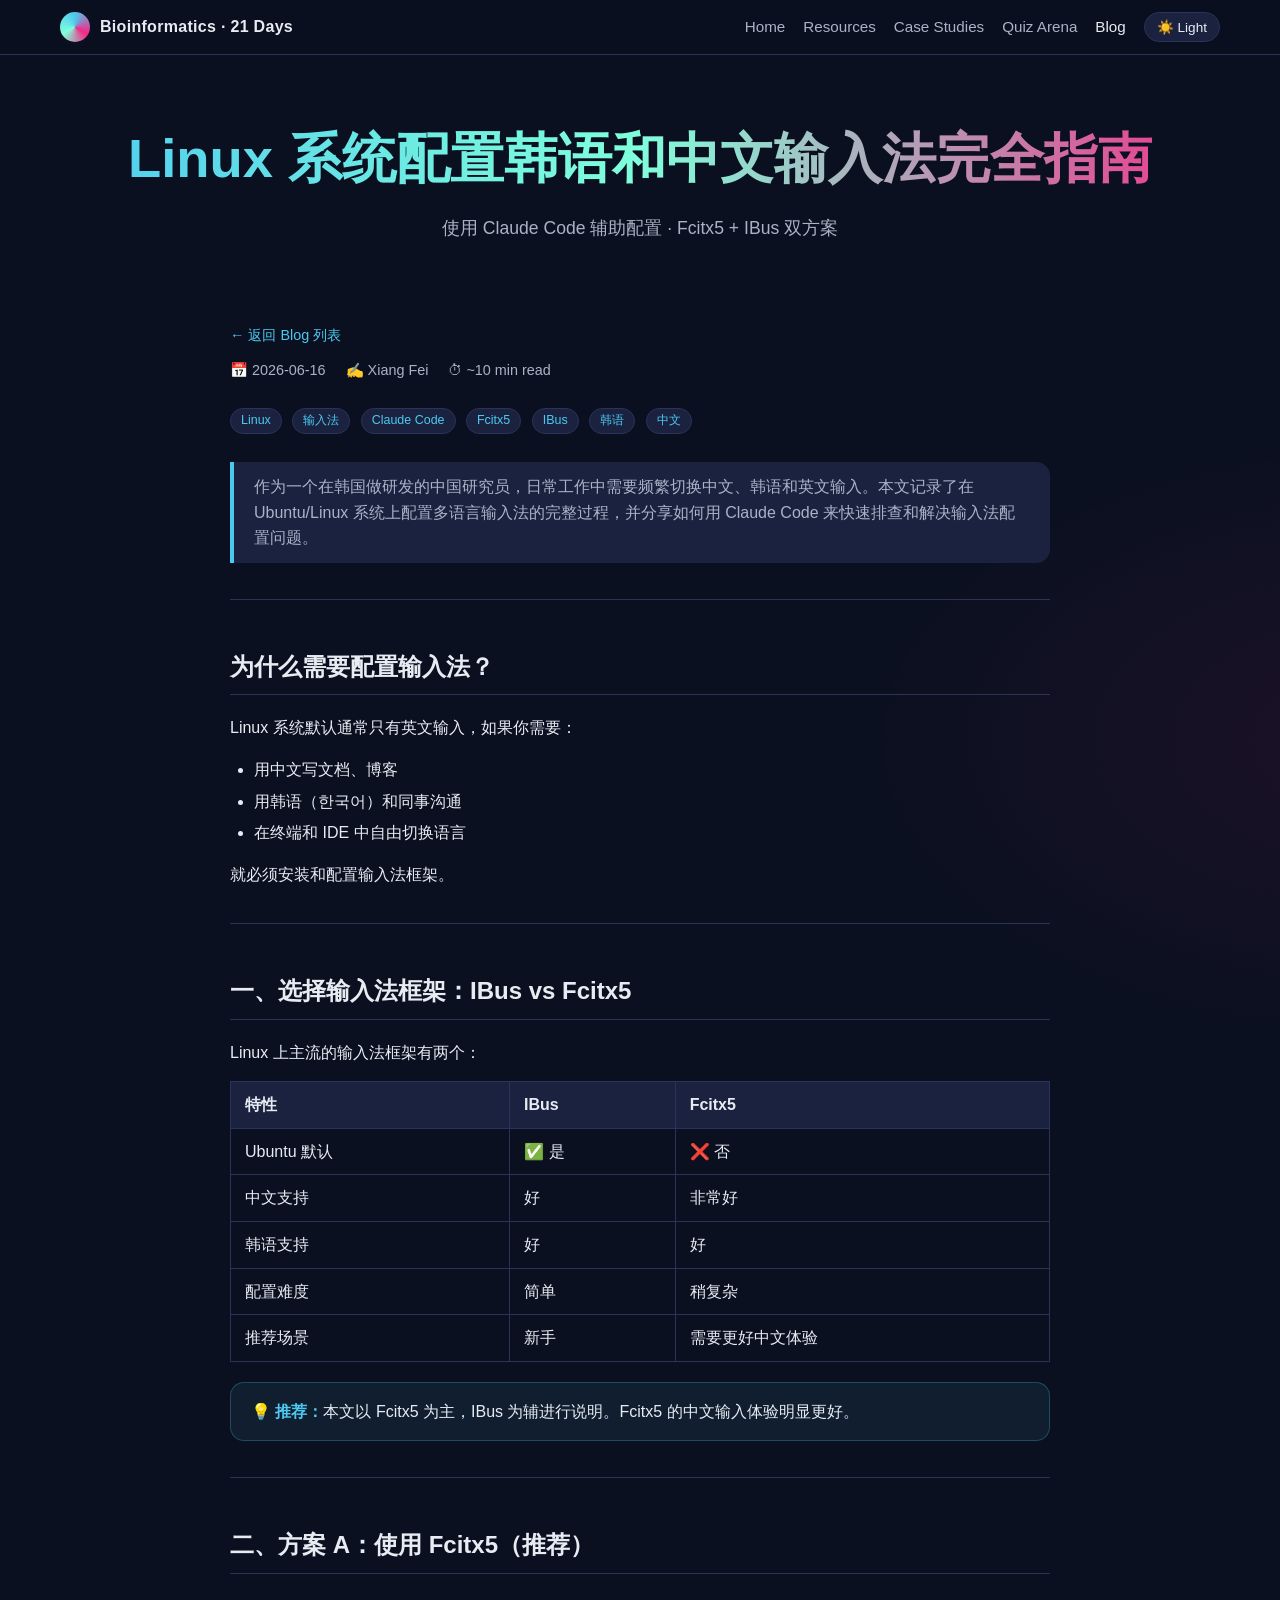
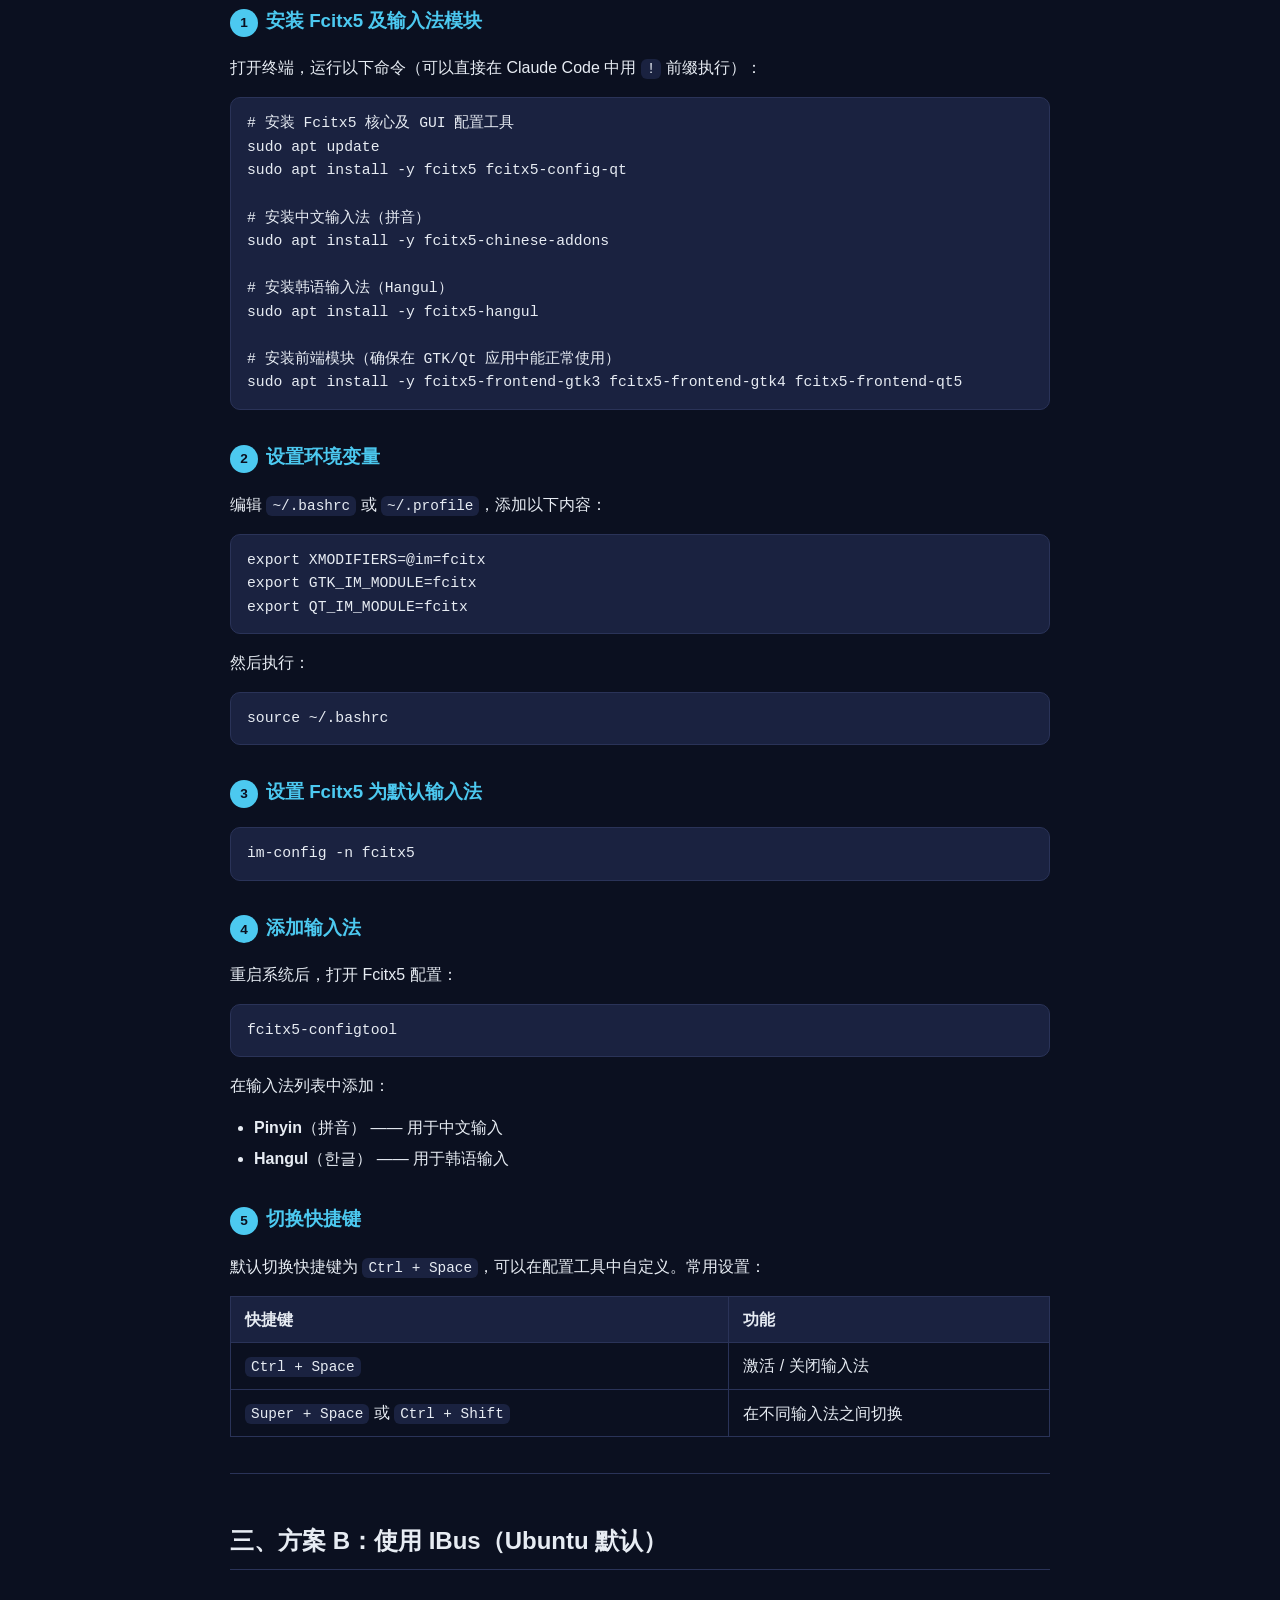
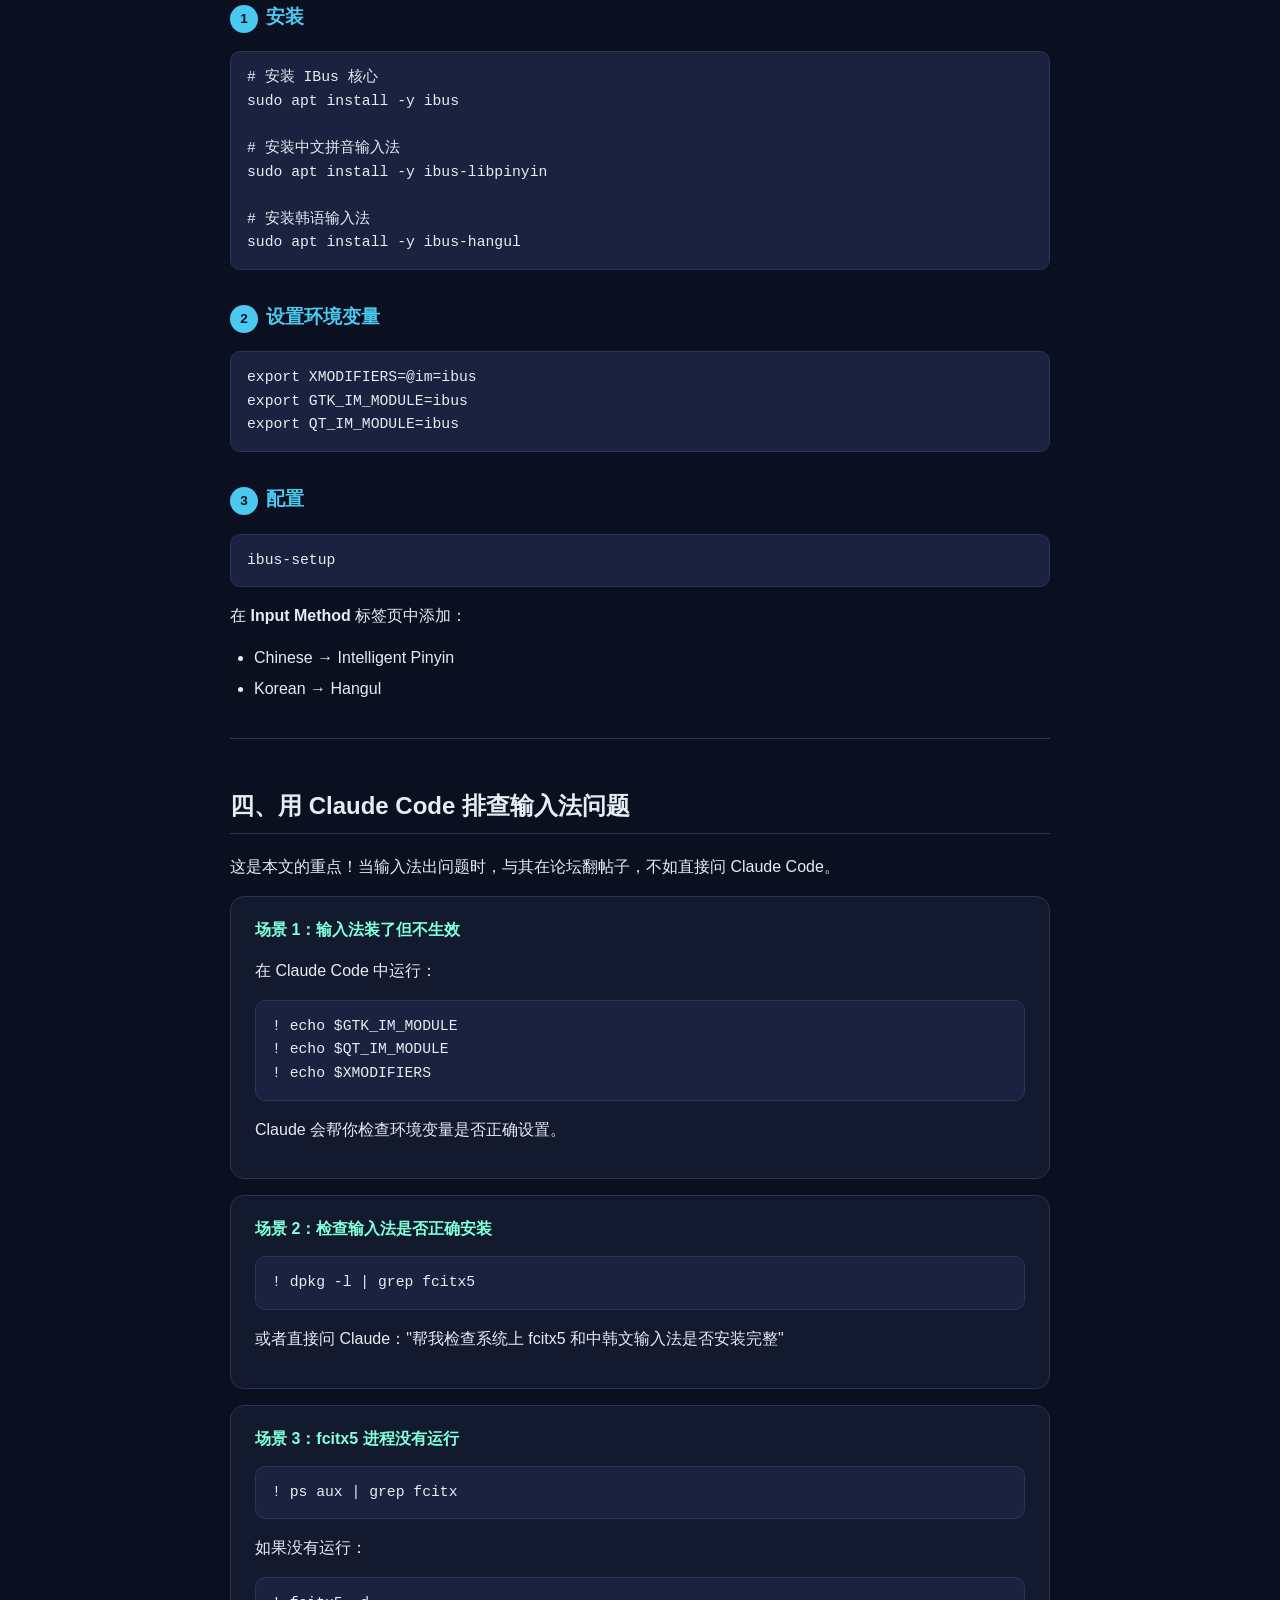
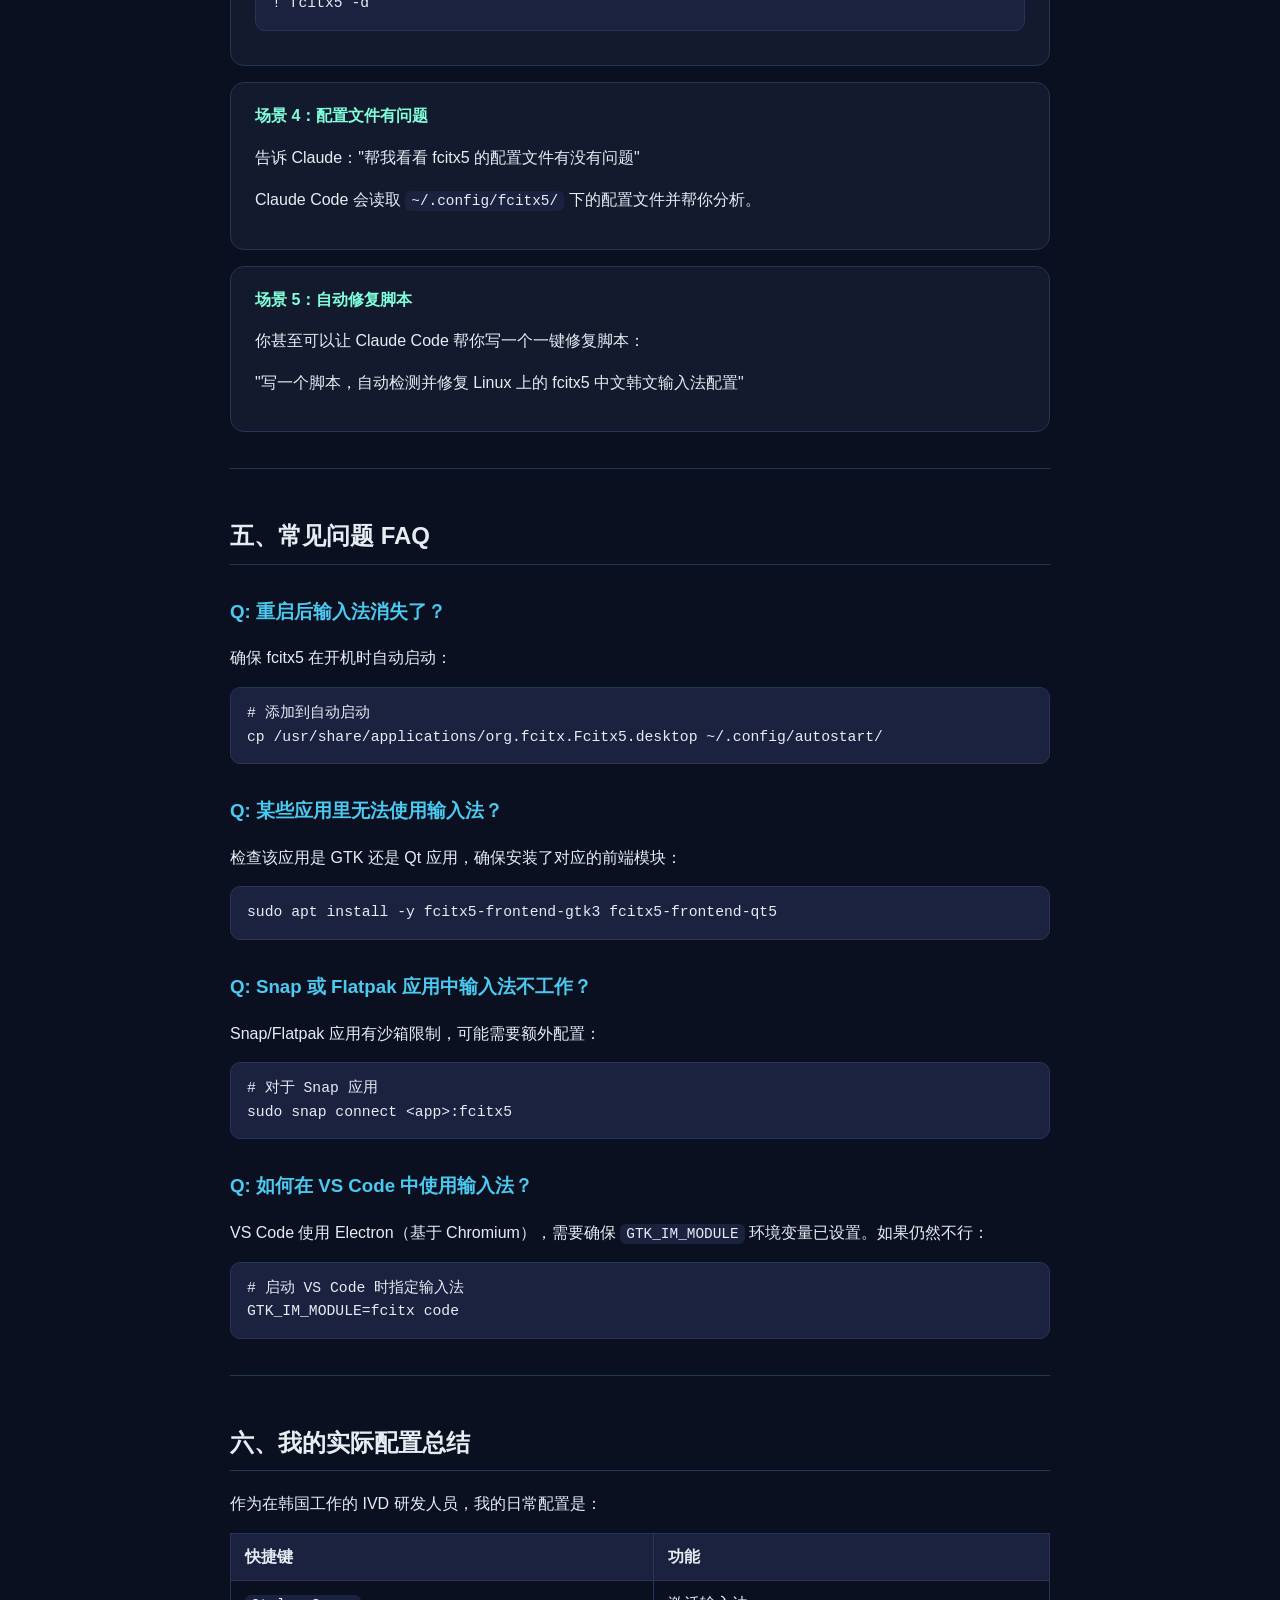
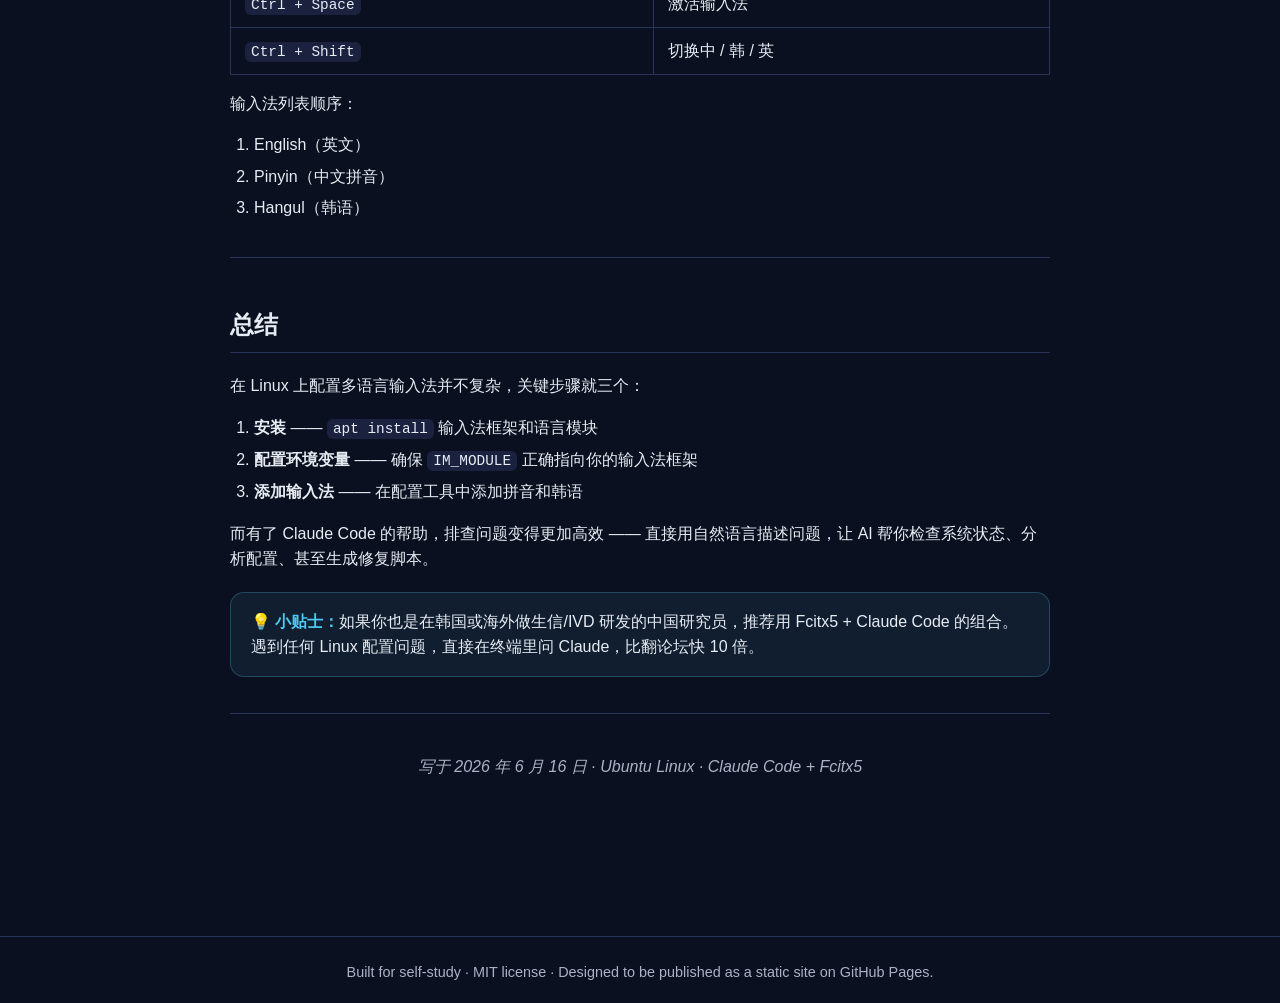
<file: blog-linux-input.html>
<!doctype html>
<html lang="zh-CN">
<head>
<meta charset="utf-8">
<meta name="viewport" content="width=device-width,initial-scale=1">
<title>Linux 配置韩语和中文输入法 — Bioinformatics 21 Days</title>
<link rel="stylesheet" href="assets/styles.css">
<link rel="icon" href="data:image/svg+xml;utf8,<svg xmlns='http://www.w3.org/2000/svg' viewBox='0 0 64 64'><circle cx='32' cy='32' r='30' fill='%234cc9f0'/></svg>">
<style>
.article { max-width: 820px; margin: 0 auto; }
.article h2 { margin-top: 48px; padding-bottom: 8px; border-bottom: 1px solid var(--border); }
.article h3 { margin-top: 32px; color: var(--accent); }
.article table { width: 100%; border-collapse: collapse; margin: 16px 0; }
.article th, .article td {
  padding: 10px 14px;
  border: 1px solid var(--border);
  text-align: left;
}
.article th { background: var(--bg-soft); font-weight: 600; }
.article blockquote {
  border-left: 4px solid var(--accent);
  margin: 20px 0;
  padding: 12px 20px;
  background: var(--bg-soft);
  border-radius: 0 var(--radius) var(--radius) 0;
  color: var(--text-soft);
}
.article hr { border: none; border-top: 1px solid var(--border); margin: 36px 0; }
.article ul, .article ol { padding-left: 24px; }
.article li { margin-bottom: 6px; }
.blog-back { display: inline-block; margin-bottom: 12px; font-size: .9rem; }
.blog-header-meta { color: var(--text-soft); font-size: .9rem; margin-bottom: 24px; }
.blog-header-meta span { margin-right: 16px; }
.blog-tag {
  display: inline-block;
  background: var(--bg-soft);
  border: 1px solid var(--border);
  border-radius: 999px;
  padding: 2px 10px;
  font-size: .78rem;
  color: var(--accent);
  margin-right: 6px;
}
.step-num {
  display: inline-flex; align-items: center; justify-content: center;
  width: 28px; height: 28px; border-radius: 50%;
  background: var(--accent); color: var(--bg); font-weight: 700;
  font-size: .85rem; margin-right: 8px;
}
.tip-box {
  background: rgba(76,201,240,.08);
  border: 1px solid rgba(76,201,240,.25);
  border-radius: var(--radius);
  padding: 16px 20px;
  margin: 20px 0;
}
.tip-box strong { color: var(--accent); }
.scenario-card {
  background: var(--bg-elev);
  border: 1px solid var(--border);
  border-radius: var(--radius);
  padding: 20px 24px;
  margin: 16px 0;
}
.scenario-card h4 { margin: 0 0 10px; color: var(--accent-2); }
</style>
</head>
<body>

<nav class="nav">
  <div class="nav-inner">
    <a class="brand" href="index.html"><span class="logo"></span>Bioinformatics · 21 Days</a>
    <div class="nav-links">
      <a href="index.html">Home</a>
      <a href="resources.html">Resources</a>
      <a href="case-studies.html">Case Studies</a>
      <a href="quiz.html">Quiz Arena</a>
      <a class="active" href="blog.html">Blog</a>
      <button id="themeToggle" class="theme-toggle" type="button">☀️ Light</button>
    </div>
  </div>
</nav>

<header class="hero">
  <h1>Linux 系统配置韩语和中文输入法完全指南</h1>
  <p>使用 Claude Code 辅助配置 · Fcitx5 + IBus 双方案</p>
</header>

<main class="container">
<div class="article">

  <a class="blog-back" href="blog.html">← 返回 Blog 列表</a>
  <div class="blog-header-meta">
    <span>📅 2026-06-16</span>
    <span>✍️ Xiang Fei</span>
    <span>⏱ ~10 min read</span>
  </div>
  <div style="margin-bottom:28px">
    <span class="blog-tag">Linux</span>
    <span class="blog-tag">输入法</span>
    <span class="blog-tag">Claude Code</span>
    <span class="blog-tag">Fcitx5</span>
    <span class="blog-tag">IBus</span>
    <span class="blog-tag">韩语</span>
    <span class="blog-tag">中文</span>
  </div>

  <blockquote>
    作为一个在韩国做研发的中国研究员，日常工作中需要频繁切换中文、韩语和英文输入。本文记录了在 Ubuntu/Linux 系统上配置多语言输入法的完整过程，并分享如何用 Claude Code 来快速排查和解决输入法配置问题。
  </blockquote>

  <hr>

  <h2>为什么需要配置输入法？</h2>
  <p>Linux 系统默认通常只有英文输入，如果你需要：</p>
  <ul>
    <li>用中文写文档、博客</li>
    <li>用韩语（한국어）和同事沟通</li>
    <li>在终端和 IDE 中自由切换语言</li>
  </ul>
  <p>就必须安装和配置输入法框架。</p>

  <hr>

  <h2>一、选择输入法框架：IBus vs Fcitx5</h2>
  <p>Linux 上主流的输入法框架有两个：</p>
  <table>
    <thead>
      <tr><th>特性</th><th>IBus</th><th>Fcitx5</th></tr>
    </thead>
    <tbody>
      <tr><td>Ubuntu 默认</td><td>✅ 是</td><td>❌ 否</td></tr>
      <tr><td>中文支持</td><td>好</td><td>非常好</td></tr>
      <tr><td>韩语支持</td><td>好</td><td>好</td></tr>
      <tr><td>配置难度</td><td>简单</td><td>稍复杂</td></tr>
      <tr><td>推荐场景</td><td>新手</td><td>需要更好中文体验</td></tr>
    </tbody>
  </table>

  <div class="tip-box">
    <strong>💡 推荐：</strong>本文以 Fcitx5 为主，IBus 为辅进行说明。Fcitx5 的中文输入体验明显更好。
  </div>

  <hr>

  <h2>二、方案 A：使用 Fcitx5（推荐）</h2>

  <h3><span class="step-num">1</span>安装 Fcitx5 及输入法模块</h3>
  <p>打开终端，运行以下命令（可以直接在 Claude Code 中用 <code>!</code> 前缀执行）：</p>
<pre><code># 安装 Fcitx5 核心及 GUI 配置工具
sudo apt update
sudo apt install -y fcitx5 fcitx5-config-qt

# 安装中文输入法（拼音）
sudo apt install -y fcitx5-chinese-addons

# 安装韩语输入法（Hangul）
sudo apt install -y fcitx5-hangul

# 安装前端模块（确保在 GTK/Qt 应用中能正常使用）
sudo apt install -y fcitx5-frontend-gtk3 fcitx5-frontend-gtk4 fcitx5-frontend-qt5</code></pre>

  <h3><span class="step-num">2</span>设置环境变量</h3>
  <p>编辑 <code>~/.bashrc</code> 或 <code>~/.profile</code>，添加以下内容：</p>
<pre><code>export XMODIFIERS=@im=fcitx
export GTK_IM_MODULE=fcitx
export QT_IM_MODULE=fcitx</code></pre>
  <p>然后执行：</p>
<pre><code>source ~/.bashrc</code></pre>

  <h3><span class="step-num">3</span>设置 Fcitx5 为默认输入法</h3>
<pre><code>im-config -n fcitx5</code></pre>

  <h3><span class="step-num">4</span>添加输入法</h3>
  <p>重启系统后，打开 Fcitx5 配置：</p>
<pre><code>fcitx5-configtool</code></pre>
  <p>在输入法列表中添加：</p>
  <ul>
    <li><strong>Pinyin</strong>（拼音） —— 用于中文输入</li>
    <li><strong>Hangul</strong>（한글） —— 用于韩语输入</li>
  </ul>

  <h3><span class="step-num">5</span>切换快捷键</h3>
  <p>默认切换快捷键为 <code>Ctrl + Space</code>，可以在配置工具中自定义。常用设置：</p>
  <table>
    <thead><tr><th>快捷键</th><th>功能</th></tr></thead>
    <tbody>
      <tr><td><code>Ctrl + Space</code></td><td>激活 / 关闭输入法</td></tr>
      <tr><td><code>Super + Space</code> 或 <code>Ctrl + Shift</code></td><td>在不同输入法之间切换</td></tr>
    </tbody>
  </table>

  <hr>

  <h2>三、方案 B：使用 IBus（Ubuntu 默认）</h2>

  <h3><span class="step-num">1</span>安装</h3>
<pre><code># 安装 IBus 核心
sudo apt install -y ibus

# 安装中文拼音输入法
sudo apt install -y ibus-libpinyin

# 安装韩语输入法
sudo apt install -y ibus-hangul</code></pre>

  <h3><span class="step-num">2</span>设置环境变量</h3>
<pre><code>export XMODIFIERS=@im=ibus
export GTK_IM_MODULE=ibus
export QT_IM_MODULE=ibus</code></pre>

  <h3><span class="step-num">3</span>配置</h3>
<pre><code>ibus-setup</code></pre>
  <p>在 <strong>Input Method</strong> 标签页中添加：</p>
  <ul>
    <li>Chinese → Intelligent Pinyin</li>
    <li>Korean → Hangul</li>
  </ul>

  <hr>

  <h2>四、用 Claude Code 排查输入法问题</h2>
  <p>这是本文的重点！当输入法出问题时，与其在论坛翻帖子，不如直接问 Claude Code。</p>

  <div class="scenario-card">
    <h4>场景 1：输入法装了但不生效</h4>
    <p>在 Claude Code 中运行：</p>
<pre><code>! echo $GTK_IM_MODULE
! echo $QT_IM_MODULE
! echo $XMODIFIERS</code></pre>
    <p>Claude 会帮你检查环境变量是否正确设置。</p>
  </div>

  <div class="scenario-card">
    <h4>场景 2：检查输入法是否正确安装</h4>
<pre><code>! dpkg -l | grep fcitx5</code></pre>
    <p>或者直接问 Claude："帮我检查系统上 fcitx5 和中韩文输入法是否安装完整"</p>
  </div>

  <div class="scenario-card">
    <h4>场景 3：fcitx5 进程没有运行</h4>
<pre><code>! ps aux | grep fcitx</code></pre>
    <p>如果没有运行：</p>
<pre><code>! fcitx5 -d</code></pre>
  </div>

  <div class="scenario-card">
    <h4>场景 4：配置文件有问题</h4>
    <p>告诉 Claude："帮我看看 fcitx5 的配置文件有没有问题"</p>
    <p>Claude Code 会读取 <code>~/.config/fcitx5/</code> 下的配置文件并帮你分析。</p>
  </div>

  <div class="scenario-card">
    <h4>场景 5：自动修复脚本</h4>
    <p>你甚至可以让 Claude Code 帮你写一个一键修复脚本：</p>
    <p>"写一个脚本，自动检测并修复 Linux 上的 fcitx5 中文韩文输入法配置"</p>
  </div>

  <hr>

  <h2>五、常见问题 FAQ</h2>

  <h3>Q: 重启后输入法消失了？</h3>
  <p>确保 fcitx5 在开机时自动启动：</p>
<pre><code># 添加到自动启动
cp /usr/share/applications/org.fcitx.Fcitx5.desktop ~/.config/autostart/</code></pre>

  <h3>Q: 某些应用里无法使用输入法？</h3>
  <p>检查该应用是 GTK 还是 Qt 应用，确保安装了对应的前端模块：</p>
<pre><code>sudo apt install -y fcitx5-frontend-gtk3 fcitx5-frontend-qt5</code></pre>

  <h3>Q: Snap 或 Flatpak 应用中输入法不工作？</h3>
  <p>Snap/Flatpak 应用有沙箱限制，可能需要额外配置：</p>
<pre><code># 对于 Snap 应用
sudo snap connect &lt;app&gt;:fcitx5</code></pre>

  <h3>Q: 如何在 VS Code 中使用输入法？</h3>
  <p>VS Code 使用 Electron（基于 Chromium），需要确保 <code>GTK_IM_MODULE</code> 环境变量已设置。如果仍然不行：</p>
<pre><code># 启动 VS Code 时指定输入法
GTK_IM_MODULE=fcitx code</code></pre>

  <hr>

  <h2>六、我的实际配置总结</h2>
  <p>作为在韩国工作的 IVD 研发人员，我的日常配置是：</p>
  <table>
    <thead><tr><th>快捷键</th><th>功能</th></tr></thead>
    <tbody>
      <tr><td><code>Ctrl + Space</code></td><td>激活输入法</td></tr>
      <tr><td><code>Ctrl + Shift</code></td><td>切换中 / 韩 / 英</td></tr>
    </tbody>
  </table>
  <p>输入法列表顺序：</p>
  <ol>
    <li>English（英文）</li>
    <li>Pinyin（中文拼音）</li>
    <li>Hangul（韩语）</li>
  </ol>

  <hr>

  <h2>总结</h2>
  <p>在 Linux 上配置多语言输入法并不复杂，关键步骤就三个：</p>
  <ol>
    <li><strong>安装</strong> —— <code>apt install</code> 输入法框架和语言模块</li>
    <li><strong>配置环境变量</strong> —— 确保 <code>IM_MODULE</code> 正确指向你的输入法框架</li>
    <li><strong>添加输入法</strong> —— 在配置工具中添加拼音和韩语</li>
  </ol>
  <p>而有了 Claude Code 的帮助，排查问题变得更加高效 —— 直接用自然语言描述问题，让 AI 帮你检查系统状态、分析配置、甚至生成修复脚本。</p>

  <div class="tip-box">
    <strong>💡 小贴士：</strong>如果你也是在韩国或海外做生信/IVD 研发的中国研究员，推荐用 Fcitx5 + Claude Code 的组合。遇到任何 Linux 配置问题，直接在终端里问 Claude，比翻论坛快 10 倍。
  </div>

  <hr>
  <p class="text-soft" style="text-align:center;margin-top:40px">
    <em>写于 2026 年 6 月 16 日 · Ubuntu Linux · Claude Code + Fcitx5</em>
  </p>

</div>
</main>

<footer class="foot">
  Built for self-study · MIT license · Designed to be published as a static site on GitHub Pages.
</footer>

<script src="assets/main.js"></script>
</body>
</html>
</file>
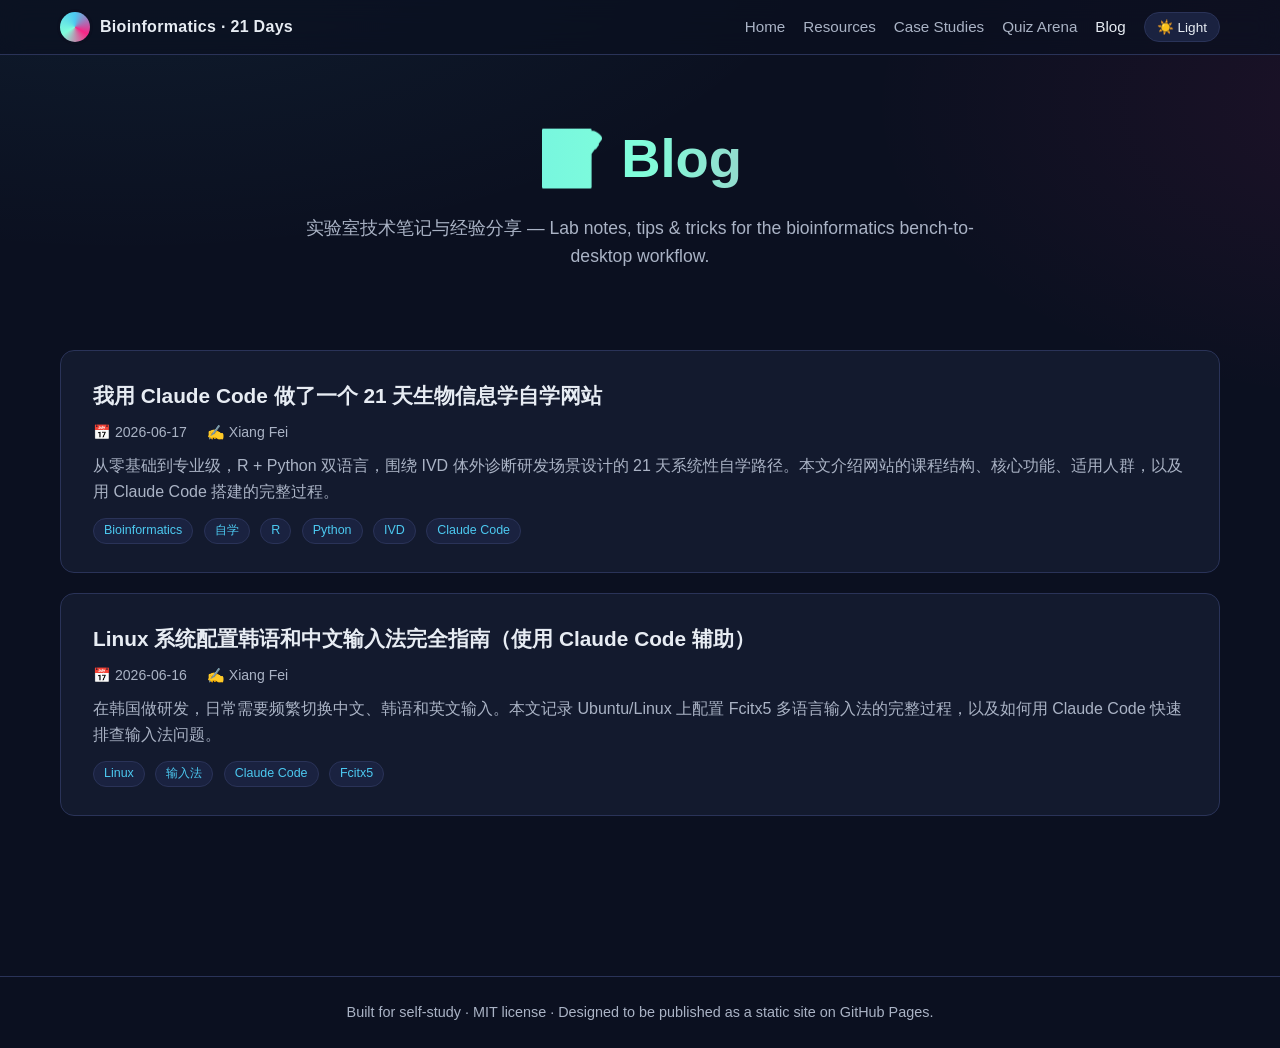
<file: blog.html>
<!doctype html>
<html lang="zh-CN">
<head>
<meta charset="utf-8">
<meta name="viewport" content="width=device-width,initial-scale=1">
<title>Blog — Bioinformatics 21 Days</title>
<link rel="stylesheet" href="assets/styles.css">
<link rel="icon" href="data:image/svg+xml;utf8,<svg xmlns='http://www.w3.org/2000/svg' viewBox='0 0 64 64'><circle cx='32' cy='32' r='30' fill='%234cc9f0'/></svg>">
<style>
.blog-list { list-style: none; padding: 0; margin: 0; }
.blog-card {
  background: var(--bg-elev);
  border: 1px solid var(--border);
  border-radius: var(--radius);
  padding: 28px 32px;
  margin-bottom: 20px;
  transition: border-color .2s;
}
.blog-card:hover { border-color: var(--accent); }
.blog-card h3 { margin: 0 0 8px; font-size: 1.3rem; }
.blog-card h3 a { color: var(--text); }
.blog-card h3 a:hover { color: var(--accent); text-decoration: none; }
.blog-meta { color: var(--text-soft); font-size: .88rem; margin-bottom: 10px; }
.blog-meta span { margin-right: 16px; }
.blog-tag {
  display: inline-block;
  background: var(--bg-soft);
  border: 1px solid var(--border);
  border-radius: 999px;
  padding: 2px 10px;
  font-size: .78rem;
  color: var(--accent);
  margin-right: 6px;
}
</style>
</head>
<body>

<nav class="nav">
  <div class="nav-inner">
    <a class="brand" href="index.html"><span class="logo"></span>Bioinformatics · 21 Days</a>
    <div class="nav-links">
      <a href="index.html">Home</a>
      <a href="resources.html">Resources</a>
      <a href="case-studies.html">Case Studies</a>
      <a href="quiz.html">Quiz Arena</a>
      <a class="active" href="blog.html">Blog</a>
      <button id="themeToggle" class="theme-toggle" type="button">☀️ Light</button>
    </div>
  </div>
</nav>

<header class="hero">
  <h1>📝 Blog</h1>
  <p>实验室技术笔记与经验分享 — Lab notes, tips & tricks for the bioinformatics bench-to-desktop workflow.</p>
</header>

<main class="container">

  <ul class="blog-list">
    <li class="blog-card">
      <h3><a href="blog-intro.html">我用 Claude Code 做了一个 21 天生物信息学自学网站</a></h3>
      <div class="blog-meta">
        <span>📅 2026-06-17</span>
        <span>✍️ Xiang Fei</span>
      </div>
      <p class="text-soft" style="margin:0 0 12px">从零基础到专业级，R + Python 双语言，围绕 IVD 体外诊断研发场景设计的 21 天系统性自学路径。本文介绍网站的课程结构、核心功能、适用人群，以及用 Claude Code 搭建的完整过程。</p>
      <div>
        <span class="blog-tag">Bioinformatics</span>
        <span class="blog-tag">自学</span>
        <span class="blog-tag">R</span>
        <span class="blog-tag">Python</span>
        <span class="blog-tag">IVD</span>
        <span class="blog-tag">Claude Code</span>
      </div>
    </li>
    <li class="blog-card">
      <h3><a href="blog-linux-input.html">Linux 系统配置韩语和中文输入法完全指南（使用 Claude Code 辅助）</a></h3>
      <div class="blog-meta">
        <span>📅 2026-06-16</span>
        <span>✍️ Xiang Fei</span>
      </div>
      <p class="text-soft" style="margin:0 0 12px">在韩国做研发，日常需要频繁切换中文、韩语和英文输入。本文记录 Ubuntu/Linux 上配置 Fcitx5 多语言输入法的完整过程，以及如何用 Claude Code 快速排查输入法问题。</p>
      <div>
        <span class="blog-tag">Linux</span>
        <span class="blog-tag">输入法</span>
        <span class="blog-tag">Claude Code</span>
        <span class="blog-tag">Fcitx5</span>
      </div>
    </li>
  </ul>

</main>

<footer class="foot">
  Built for self-study · MIT license · Designed to be published as a static site on GitHub Pages.
</footer>

<script src="assets/main.js"></script>
</body>
</html>
</file>
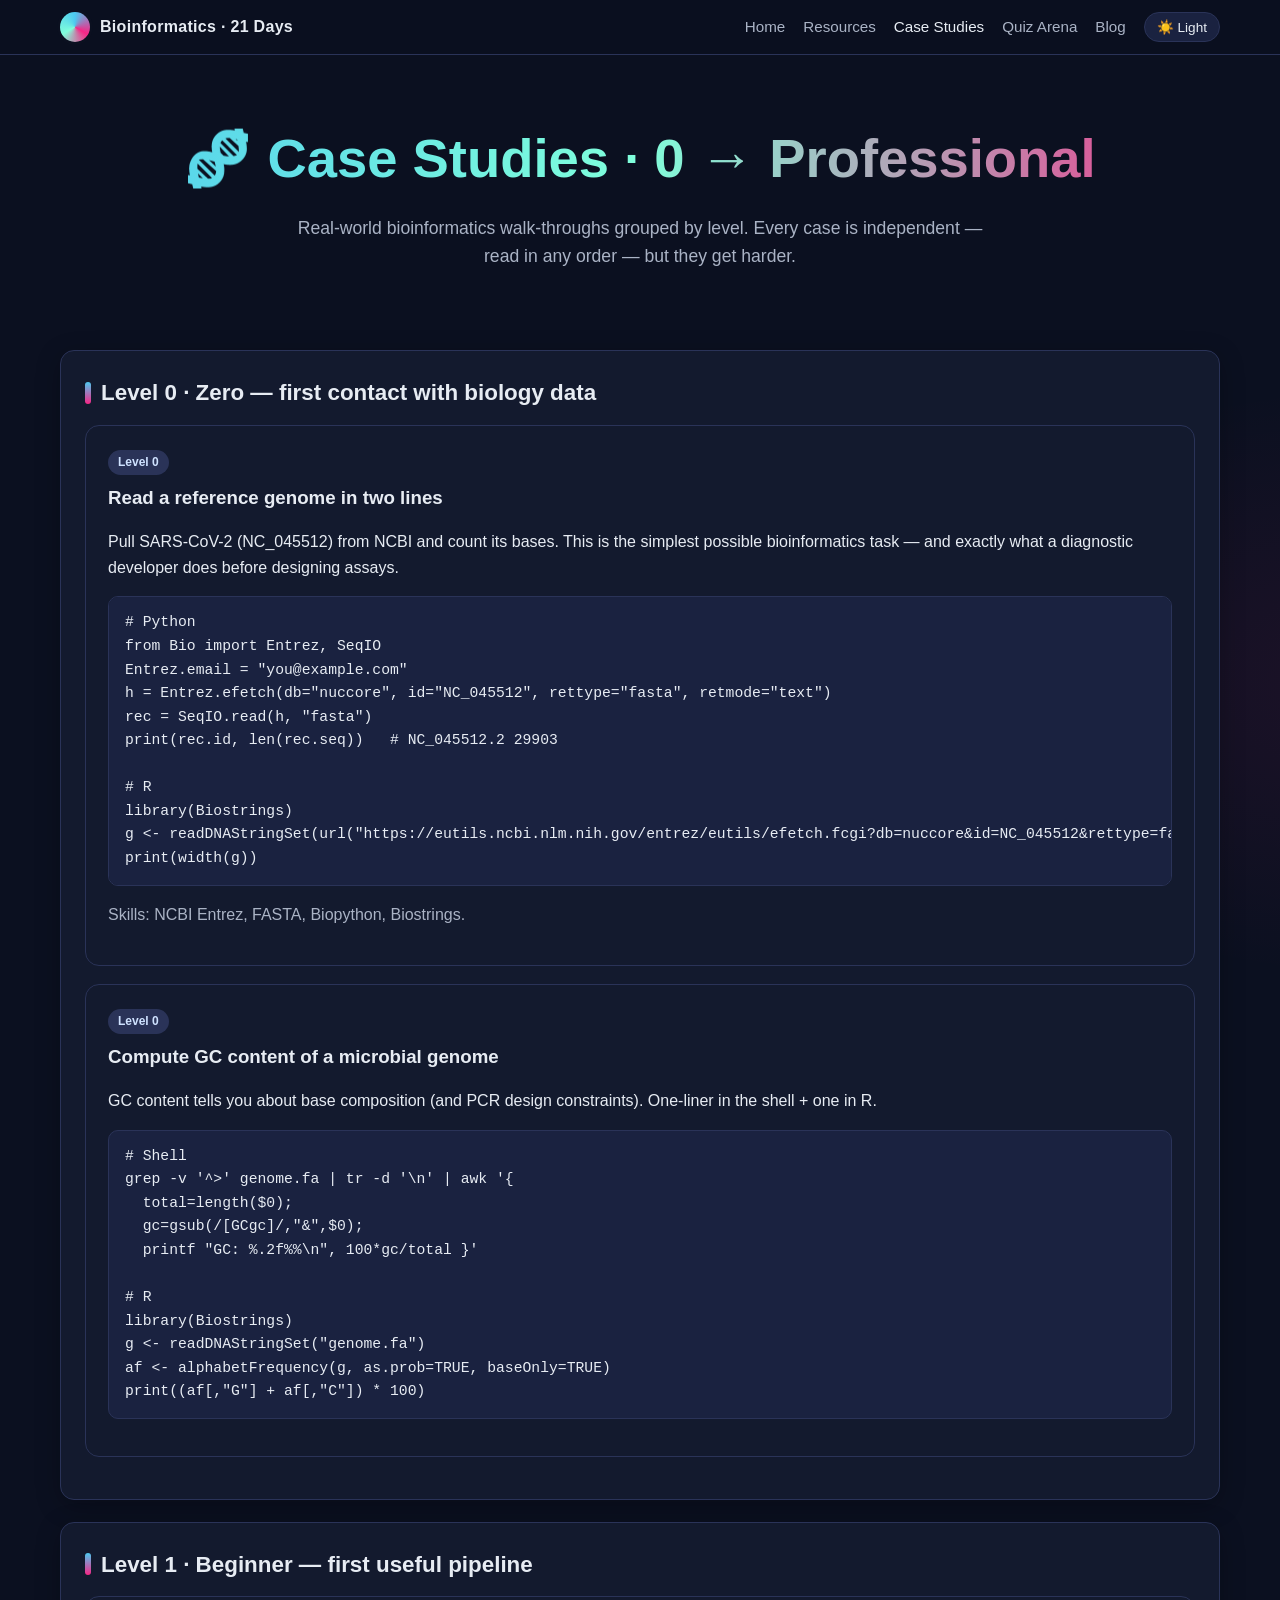
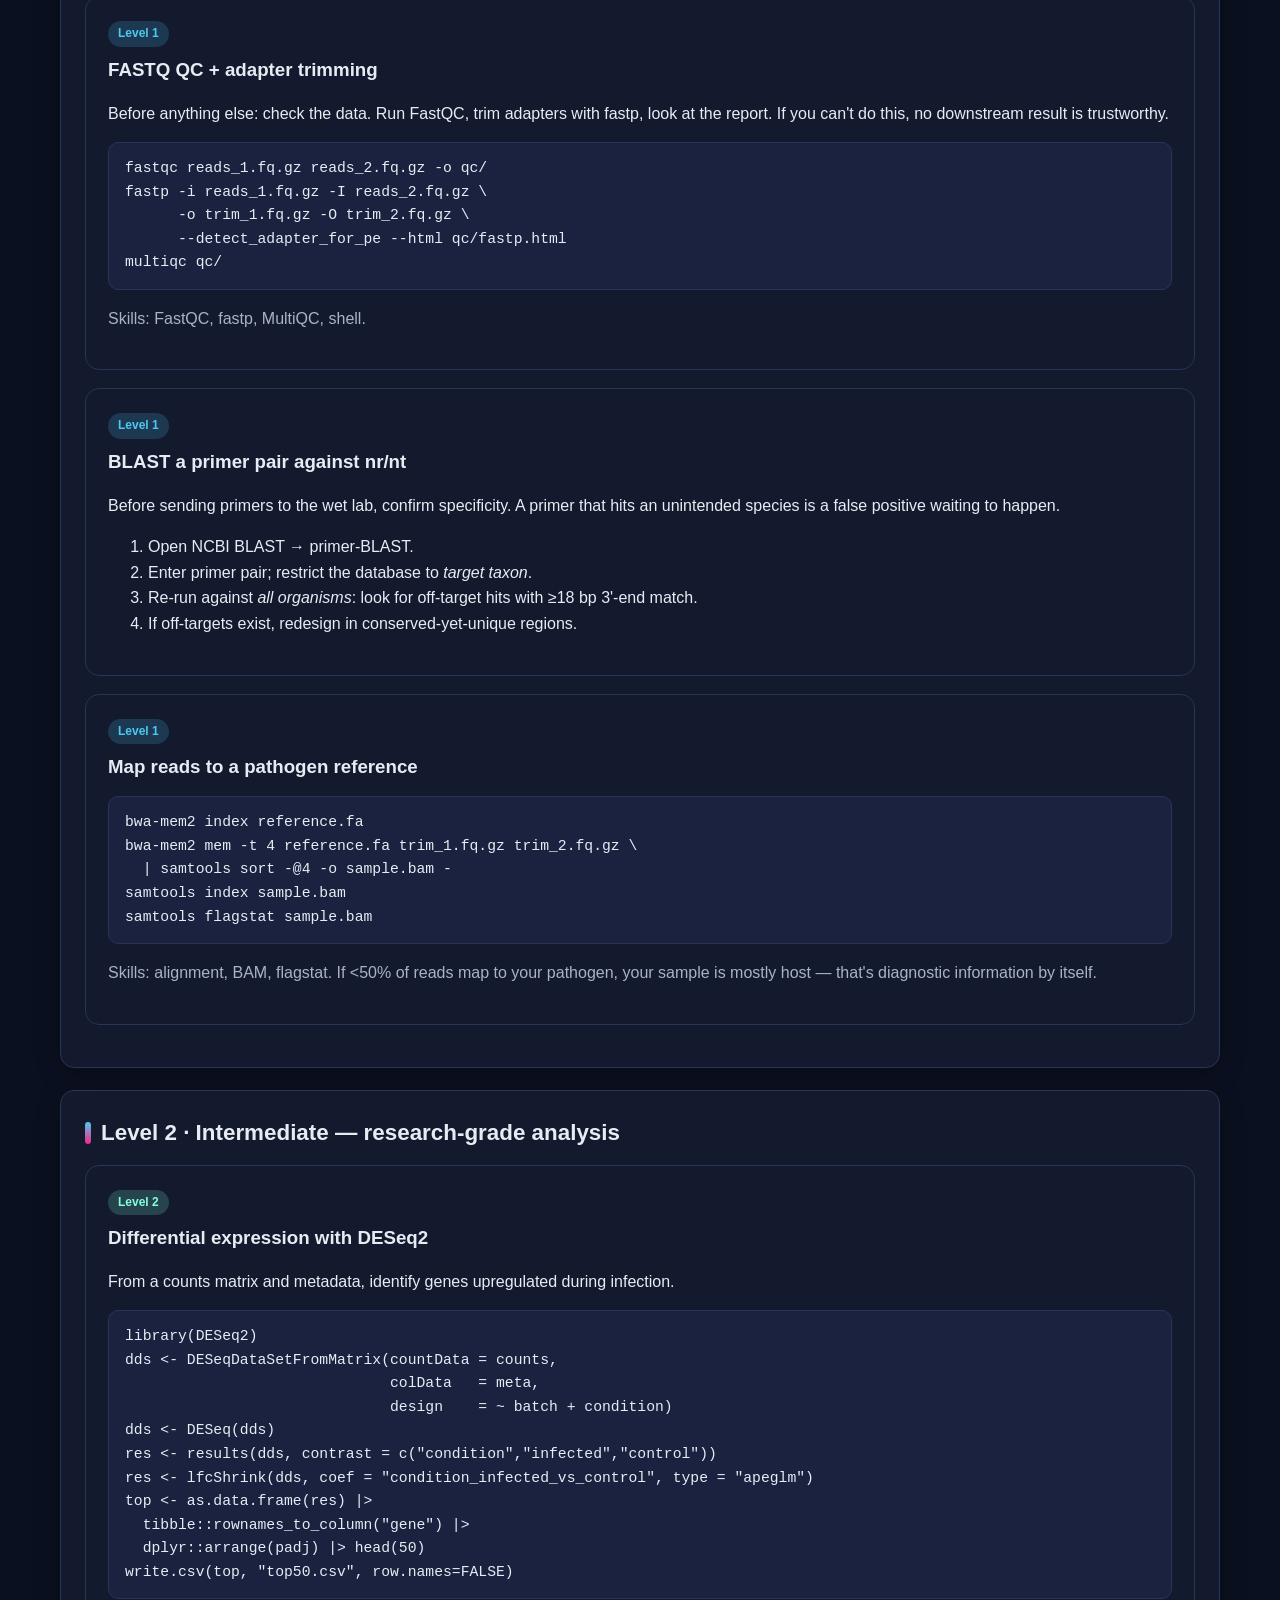
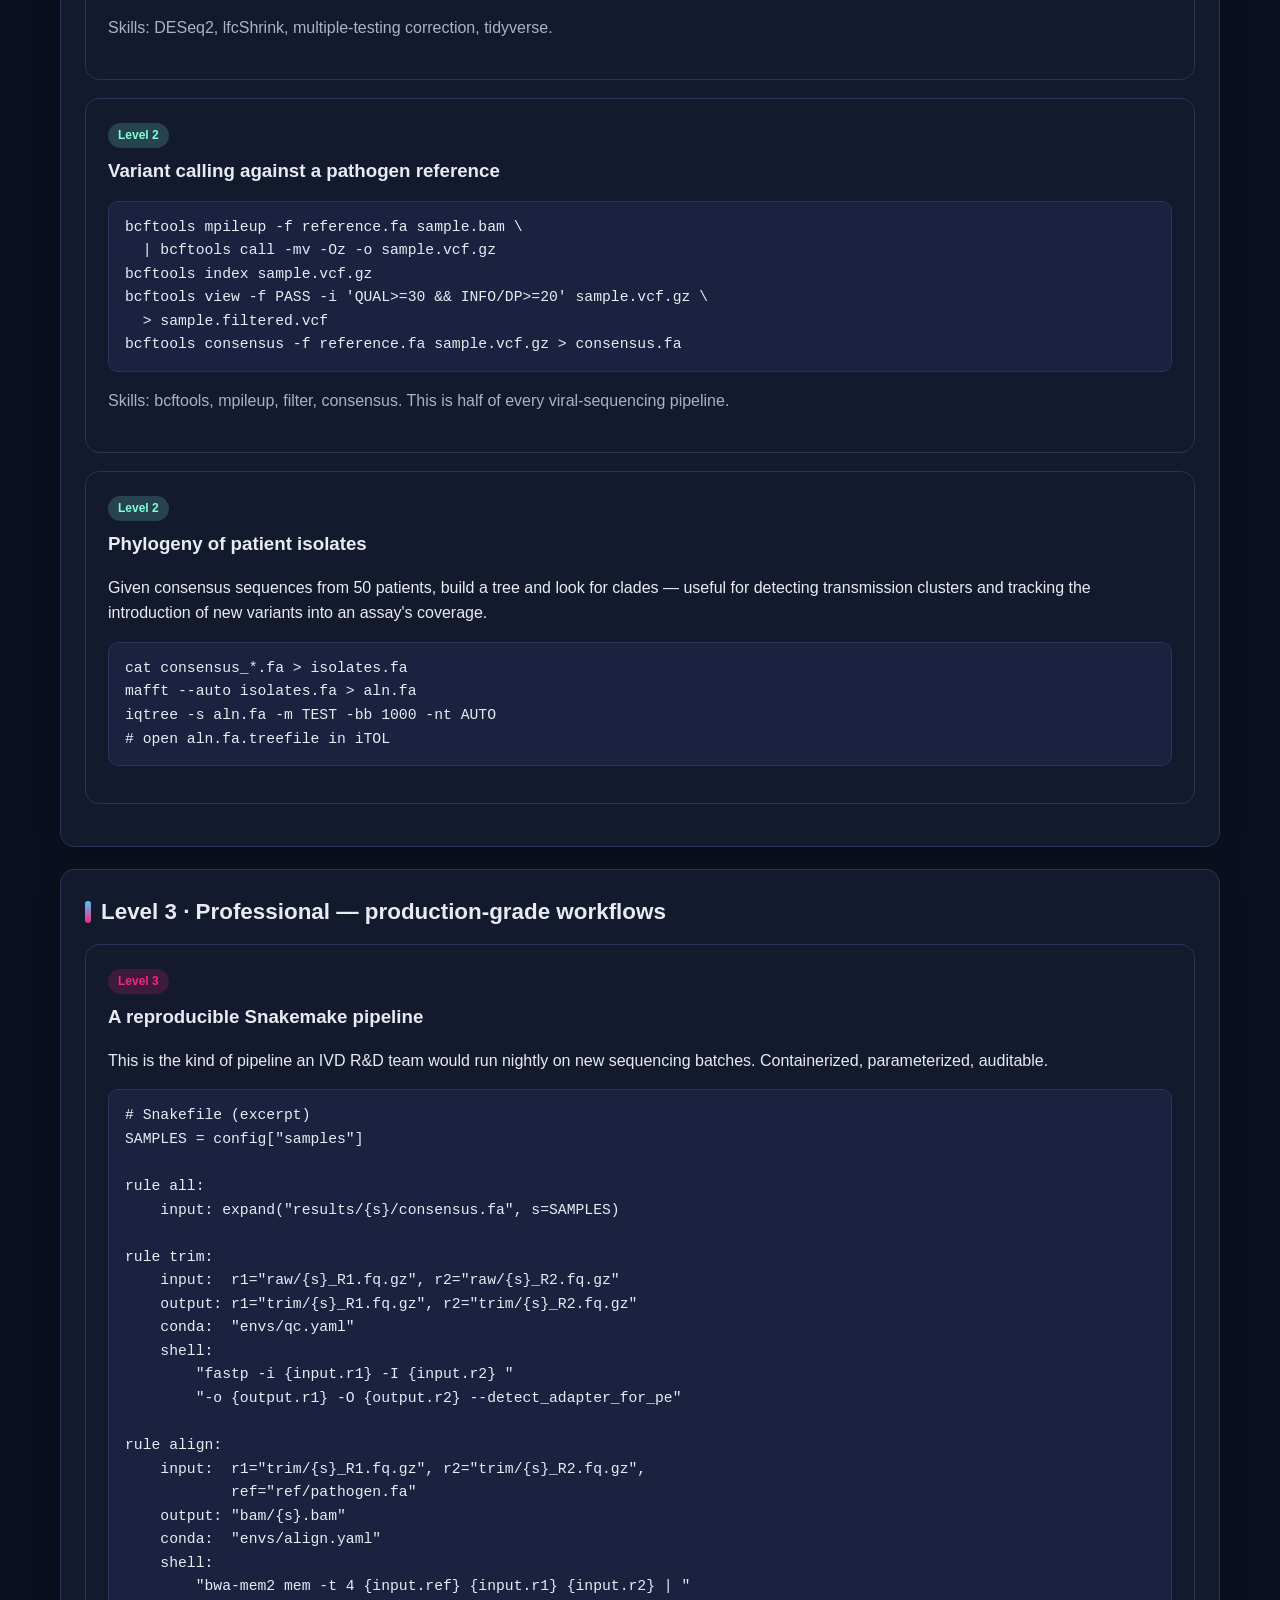
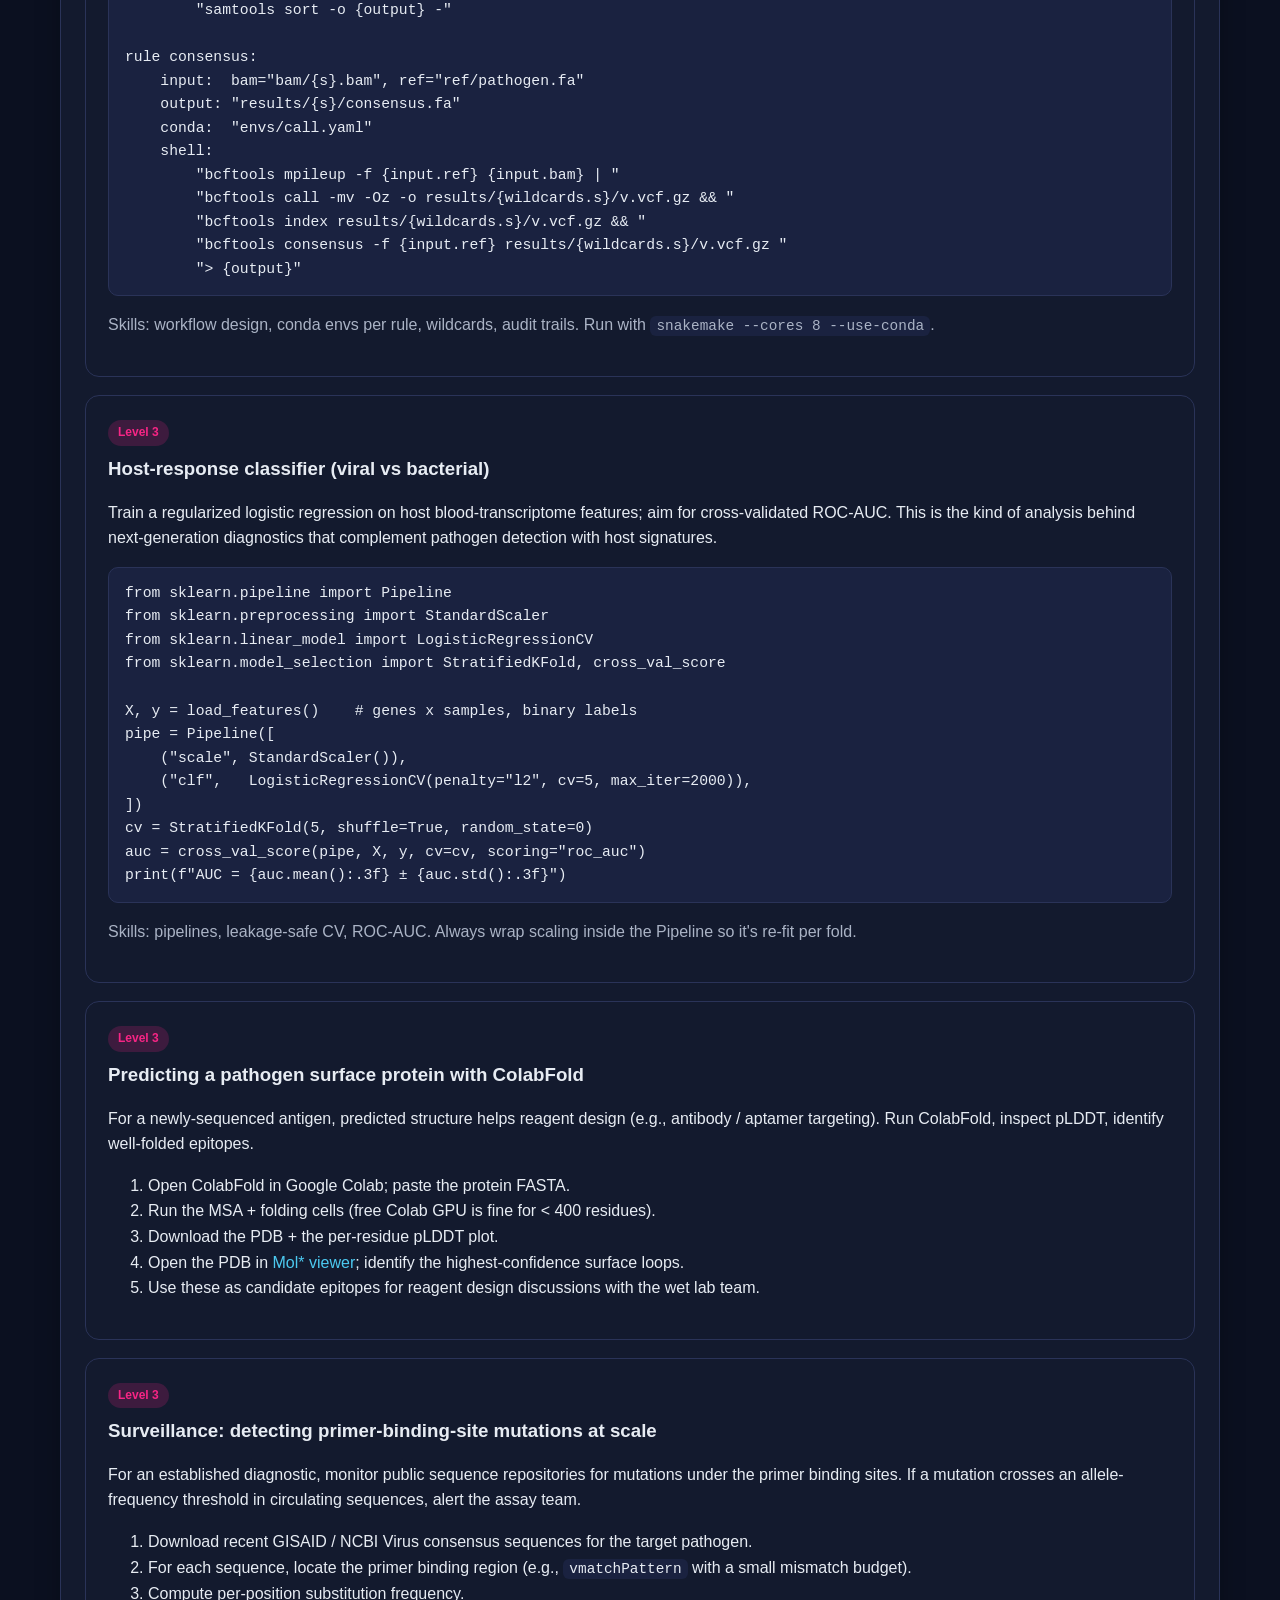
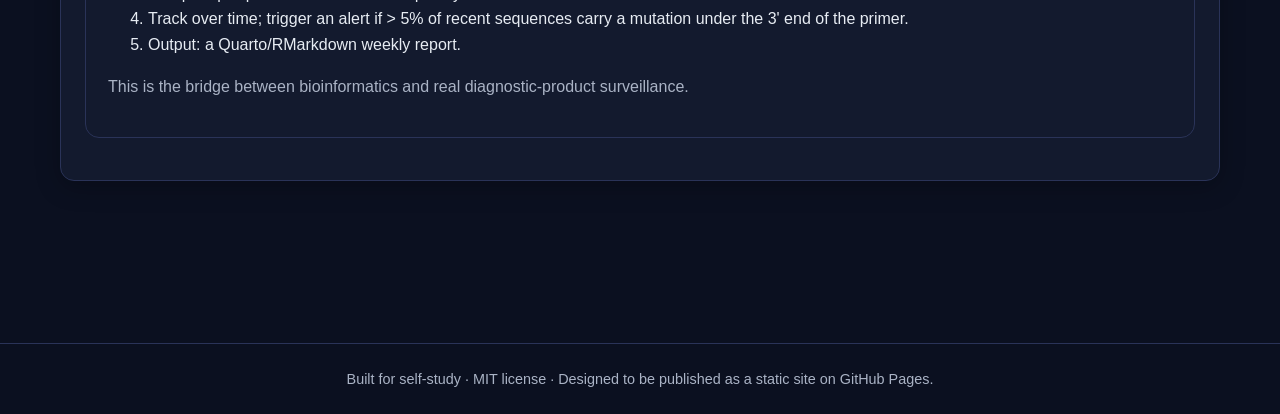
<file: case-studies.html>
<!doctype html>
<html lang="en">
<head>
<meta charset="utf-8">
<meta name="viewport" content="width=device-width,initial-scale=1">
<title>Case Studies — Bioinformatics 21 Days</title>
<link rel="stylesheet" href="assets/styles.css">
<link rel="icon" href="data:image/svg+xml;utf8,<svg xmlns='http://www.w3.org/2000/svg' viewBox='0 0 64 64'><circle cx='32' cy='32' r='30' fill='%234cc9f0'/></svg>">
</head>
<body>

<nav class="nav">
  <div class="nav-inner">
    <a class="brand" href="index.html"><span class="logo"></span>Bioinformatics · 21 Days</a>
    <div class="nav-links">
      <a href="index.html">Home</a>
      <a href="resources.html">Resources</a>
      <a class="active" href="case-studies.html">Case Studies</a>
      <a href="quiz.html">Quiz Arena</a>
      <a href="blog.html">Blog</a>
      <button id="themeToggle" class="theme-toggle" type="button">☀️ Light</button>
    </div>
  </div>
</nav>

<header class="hero">
  <h1>🧬 Case Studies · 0 → Professional</h1>
  <p>Real-world bioinformatics walk-throughs grouped by level. Every case is independent — read in any order — but they get harder.</p>
</header>

<main class="container">

  <section class="block">
    <h2>Level 0 · Zero — first contact with biology data</h2>

    <div class="case">
      <span class="level lvl-0">Level 0</span>
      <h3 style="margin:0 0 6px">Read a reference genome in two lines</h3>
      <p>Pull SARS-CoV-2 (NC_045512) from NCBI and count its bases. This is the simplest possible bioinformatics task — and exactly what a diagnostic developer does before designing assays.</p>
<pre><code># Python
from Bio import Entrez, SeqIO
Entrez.email = "you@example.com"
h = Entrez.efetch(db="nuccore", id="NC_045512", rettype="fasta", retmode="text")
rec = SeqIO.read(h, "fasta")
print(rec.id, len(rec.seq))   # NC_045512.2 29903

# R
library(Biostrings)
g <- readDNAStringSet(url("https://eutils.ncbi.nlm.nih.gov/entrez/eutils/efetch.fcgi?db=nuccore&id=NC_045512&rettype=fasta&retmode=text"))
print(width(g))</code></pre>
      <p class="text-soft">Skills: NCBI Entrez, FASTA, Biopython, Biostrings.</p>
    </div>

    <div class="case">
      <span class="level lvl-0">Level 0</span>
      <h3 style="margin:0 0 6px">Compute GC content of a microbial genome</h3>
      <p>GC content tells you about base composition (and PCR design constraints). One-liner in the shell + one in R.</p>
<pre><code># Shell
grep -v '^>' genome.fa | tr -d '\n' | awk '{
  total=length($0);
  gc=gsub(/[GCgc]/,"&",$0);
  printf "GC: %.2f%%\n", 100*gc/total }'

# R
library(Biostrings)
g <- readDNAStringSet("genome.fa")
af <- alphabetFrequency(g, as.prob=TRUE, baseOnly=TRUE)
print((af[,"G"] + af[,"C"]) * 100)</code></pre>
    </div>
  </section>

  <section class="block">
    <h2>Level 1 · Beginner — first useful pipeline</h2>

    <div class="case">
      <span class="level lvl-1">Level 1</span>
      <h3 style="margin:0 0 6px">FASTQ QC + adapter trimming</h3>
      <p>Before anything else: check the data. Run FastQC, trim adapters with fastp, look at the report. If you can't do this, no downstream result is trustworthy.</p>
<pre><code>fastqc reads_1.fq.gz reads_2.fq.gz -o qc/
fastp -i reads_1.fq.gz -I reads_2.fq.gz \
      -o trim_1.fq.gz -O trim_2.fq.gz \
      --detect_adapter_for_pe --html qc/fastp.html
multiqc qc/</code></pre>
      <p class="text-soft">Skills: FastQC, fastp, MultiQC, shell.</p>
    </div>

    <div class="case">
      <span class="level lvl-1">Level 1</span>
      <h3 style="margin:0 0 6px">BLAST a primer pair against nr/nt</h3>
      <p>Before sending primers to the wet lab, confirm specificity. A primer that hits an unintended species is a false positive waiting to happen.</p>
      <ol>
        <li>Open NCBI BLAST → primer-BLAST.</li>
        <li>Enter primer pair; restrict the database to <em>target taxon</em>.</li>
        <li>Re-run against <em>all organisms</em>: look for off-target hits with ≥18 bp 3'-end match.</li>
        <li>If off-targets exist, redesign in conserved-yet-unique regions.</li>
      </ol>
    </div>

    <div class="case">
      <span class="level lvl-1">Level 1</span>
      <h3 style="margin:0 0 6px">Map reads to a pathogen reference</h3>
<pre><code>bwa-mem2 index reference.fa
bwa-mem2 mem -t 4 reference.fa trim_1.fq.gz trim_2.fq.gz \
  | samtools sort -@4 -o sample.bam -
samtools index sample.bam
samtools flagstat sample.bam</code></pre>
      <p class="text-soft">Skills: alignment, BAM, flagstat. If &lt;50% of reads map to your pathogen, your sample is mostly host — that's diagnostic information by itself.</p>
    </div>
  </section>

  <section class="block">
    <h2>Level 2 · Intermediate — research-grade analysis</h2>

    <div class="case">
      <span class="level lvl-2">Level 2</span>
      <h3 style="margin:0 0 6px">Differential expression with DESeq2</h3>
      <p>From a counts matrix and metadata, identify genes upregulated during infection.</p>
<pre><code>library(DESeq2)
dds <- DESeqDataSetFromMatrix(countData = counts,
                              colData   = meta,
                              design    = ~ batch + condition)
dds <- DESeq(dds)
res <- results(dds, contrast = c("condition","infected","control"))
res <- lfcShrink(dds, coef = "condition_infected_vs_control", type = "apeglm")
top <- as.data.frame(res) |>
  tibble::rownames_to_column("gene") |>
  dplyr::arrange(padj) |> head(50)
write.csv(top, "top50.csv", row.names=FALSE)</code></pre>
      <p class="text-soft">Skills: DESeq2, lfcShrink, multiple-testing correction, tidyverse.</p>
    </div>

    <div class="case">
      <span class="level lvl-2">Level 2</span>
      <h3 style="margin:0 0 6px">Variant calling against a pathogen reference</h3>
<pre><code>bcftools mpileup -f reference.fa sample.bam \
  | bcftools call -mv -Oz -o sample.vcf.gz
bcftools index sample.vcf.gz
bcftools view -f PASS -i 'QUAL>=30 && INFO/DP>=20' sample.vcf.gz \
  > sample.filtered.vcf
bcftools consensus -f reference.fa sample.vcf.gz > consensus.fa</code></pre>
      <p class="text-soft">Skills: bcftools, mpileup, filter, consensus. This is half of every viral-sequencing pipeline.</p>
    </div>

    <div class="case">
      <span class="level lvl-2">Level 2</span>
      <h3 style="margin:0 0 6px">Phylogeny of patient isolates</h3>
      <p>Given consensus sequences from 50 patients, build a tree and look for clades — useful for detecting transmission clusters and tracking the introduction of new variants into an assay's coverage.</p>
<pre><code>cat consensus_*.fa &gt; isolates.fa
mafft --auto isolates.fa &gt; aln.fa
iqtree -s aln.fa -m TEST -bb 1000 -nt AUTO
# open aln.fa.treefile in iTOL</code></pre>
    </div>
  </section>

  <section class="block">
    <h2>Level 3 · Professional — production-grade workflows</h2>

    <div class="case">
      <span class="level lvl-3">Level 3</span>
      <h3 style="margin:0 0 6px">A reproducible Snakemake pipeline</h3>
      <p>This is the kind of pipeline an IVD R&amp;D team would run nightly on new sequencing batches. Containerized, parameterized, auditable.</p>
<pre><code># Snakefile (excerpt)
SAMPLES = config["samples"]

rule all:
    input: expand("results/{s}/consensus.fa", s=SAMPLES)

rule trim:
    input:  r1="raw/{s}_R1.fq.gz", r2="raw/{s}_R2.fq.gz"
    output: r1="trim/{s}_R1.fq.gz", r2="trim/{s}_R2.fq.gz"
    conda:  "envs/qc.yaml"
    shell:
        "fastp -i {input.r1} -I {input.r2} "
        "-o {output.r1} -O {output.r2} --detect_adapter_for_pe"

rule align:
    input:  r1="trim/{s}_R1.fq.gz", r2="trim/{s}_R2.fq.gz",
            ref="ref/pathogen.fa"
    output: "bam/{s}.bam"
    conda:  "envs/align.yaml"
    shell:
        "bwa-mem2 mem -t 4 {input.ref} {input.r1} {input.r2} | "
        "samtools sort -o {output} -"

rule consensus:
    input:  bam="bam/{s}.bam", ref="ref/pathogen.fa"
    output: "results/{s}/consensus.fa"
    conda:  "envs/call.yaml"
    shell:
        "bcftools mpileup -f {input.ref} {input.bam} | "
        "bcftools call -mv -Oz -o results/{wildcards.s}/v.vcf.gz && "
        "bcftools index results/{wildcards.s}/v.vcf.gz && "
        "bcftools consensus -f {input.ref} results/{wildcards.s}/v.vcf.gz "
        "&gt; {output}"</code></pre>
      <p class="text-soft">Skills: workflow design, conda envs per rule, wildcards, audit trails. Run with <code>snakemake --cores 8 --use-conda</code>.</p>
    </div>

    <div class="case">
      <span class="level lvl-3">Level 3</span>
      <h3 style="margin:0 0 6px">Host-response classifier (viral vs bacterial)</h3>
      <p>Train a regularized logistic regression on host blood-transcriptome features; aim for cross-validated ROC-AUC. This is the kind of analysis behind next-generation diagnostics that complement pathogen detection with host signatures.</p>
<pre><code>from sklearn.pipeline import Pipeline
from sklearn.preprocessing import StandardScaler
from sklearn.linear_model import LogisticRegressionCV
from sklearn.model_selection import StratifiedKFold, cross_val_score

X, y = load_features()    # genes x samples, binary labels
pipe = Pipeline([
    ("scale", StandardScaler()),
    ("clf",   LogisticRegressionCV(penalty="l2", cv=5, max_iter=2000)),
])
cv = StratifiedKFold(5, shuffle=True, random_state=0)
auc = cross_val_score(pipe, X, y, cv=cv, scoring="roc_auc")
print(f"AUC = {auc.mean():.3f} ± {auc.std():.3f}")</code></pre>
      <p class="text-soft">Skills: pipelines, leakage-safe CV, ROC-AUC. Always wrap scaling inside the Pipeline so it's re-fit per fold.</p>
    </div>

    <div class="case">
      <span class="level lvl-3">Level 3</span>
      <h3 style="margin:0 0 6px">Predicting a pathogen surface protein with ColabFold</h3>
      <p>For a newly-sequenced antigen, predicted structure helps reagent design (e.g., antibody / aptamer targeting). Run ColabFold, inspect pLDDT, identify well-folded epitopes.</p>
      <ol>
        <li>Open ColabFold in Google Colab; paste the protein FASTA.</li>
        <li>Run the MSA + folding cells (free Colab GPU is fine for &lt; 400 residues).</li>
        <li>Download the PDB + the per-residue pLDDT plot.</li>
        <li>Open the PDB in <a href="https://molstar.org/viewer/" target="_blank" rel="noopener">Mol* viewer</a>; identify the highest-confidence surface loops.</li>
        <li>Use these as candidate epitopes for reagent design discussions with the wet lab team.</li>
      </ol>
    </div>

    <div class="case">
      <span class="level lvl-3">Level 3</span>
      <h3 style="margin:0 0 6px">Surveillance: detecting primer-binding-site mutations at scale</h3>
      <p>For an established diagnostic, monitor public sequence repositories for mutations under the primer binding sites. If a mutation crosses an allele-frequency threshold in circulating sequences, alert the assay team.</p>
      <ol>
        <li>Download recent GISAID / NCBI Virus consensus sequences for the target pathogen.</li>
        <li>For each sequence, locate the primer binding region (e.g., <code>vmatchPattern</code> with a small mismatch budget).</li>
        <li>Compute per-position substitution frequency.</li>
        <li>Track over time; trigger an alert if &gt; 5% of recent sequences carry a mutation under the 3' end of the primer.</li>
        <li>Output: a Quarto/RMarkdown weekly report.</li>
      </ol>
      <p class="text-soft">This is the bridge between bioinformatics and real diagnostic-product surveillance.</p>
    </div>
  </section>

</main>

<footer class="foot">
  Built for self-study · MIT license · Designed to be published as a static site on GitHub Pages.
</footer>

<script src="assets/main.js"></script>
</body>
</html>
</file>
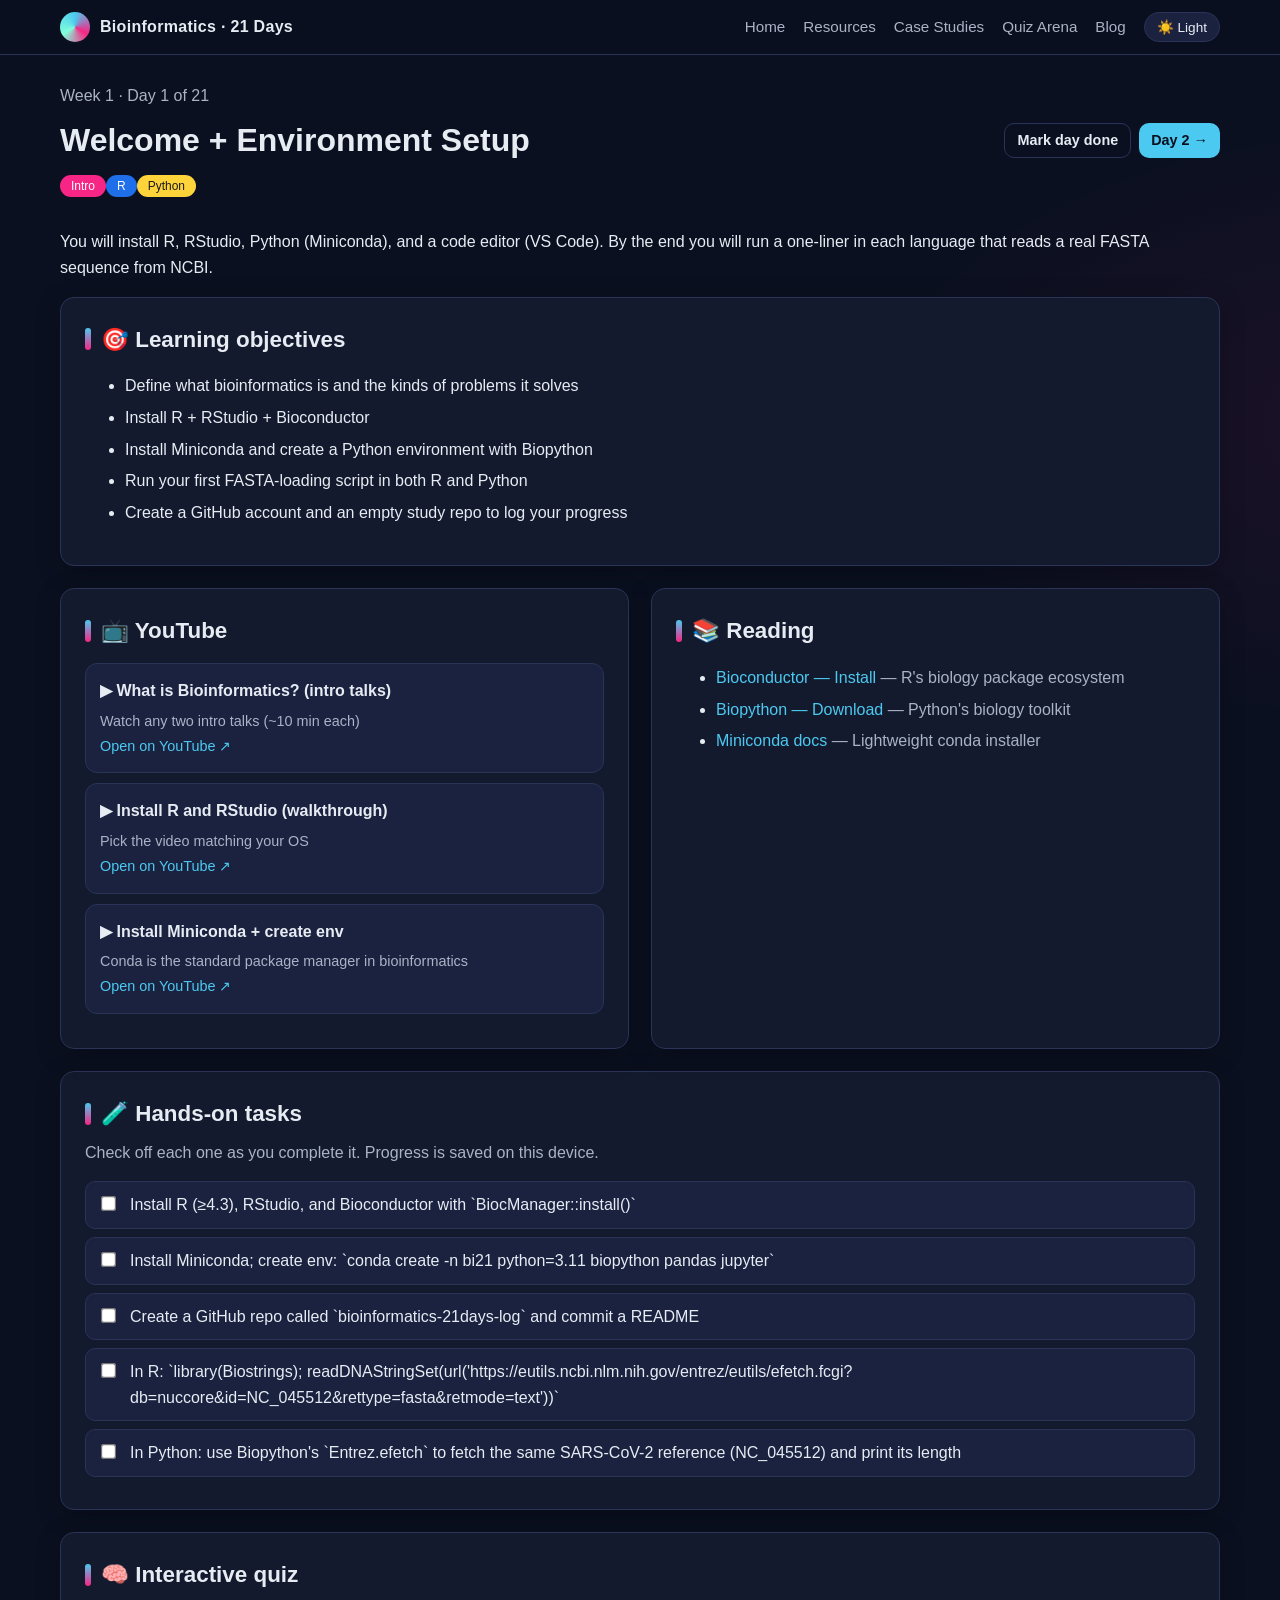
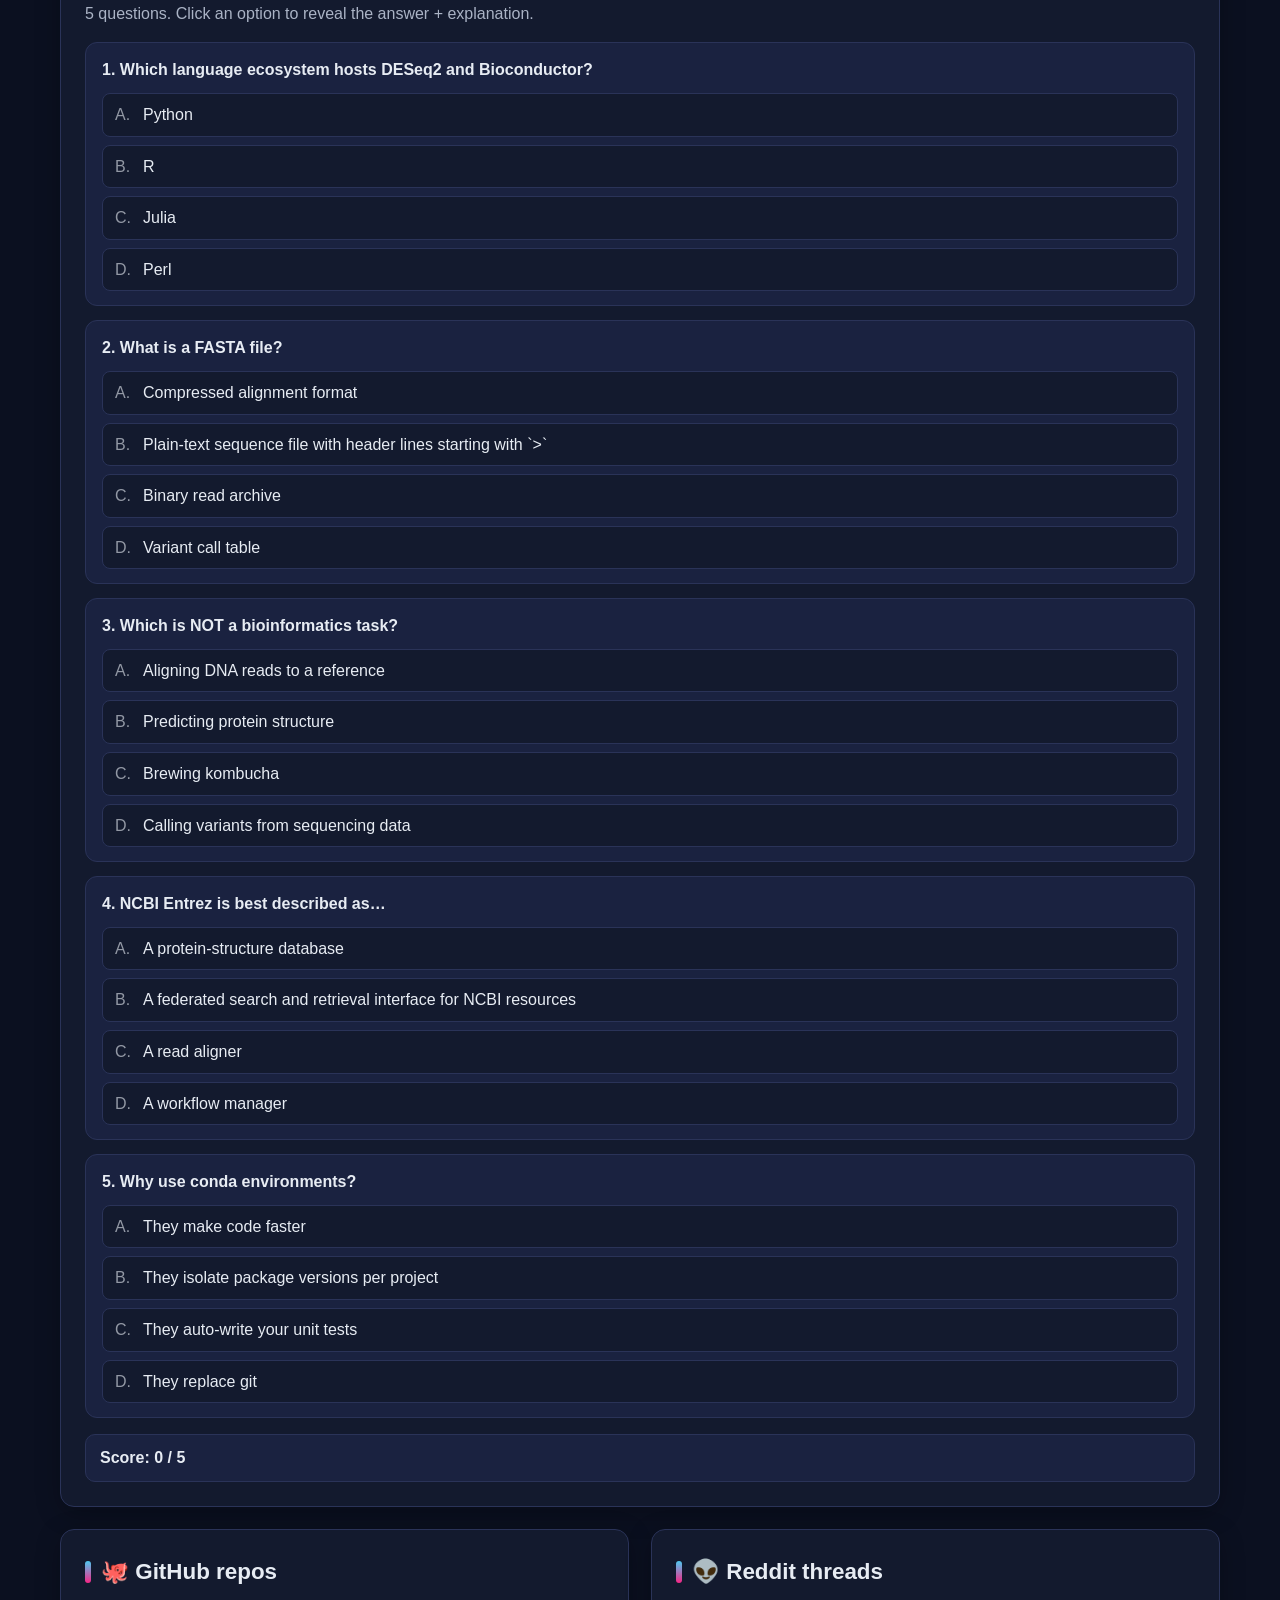
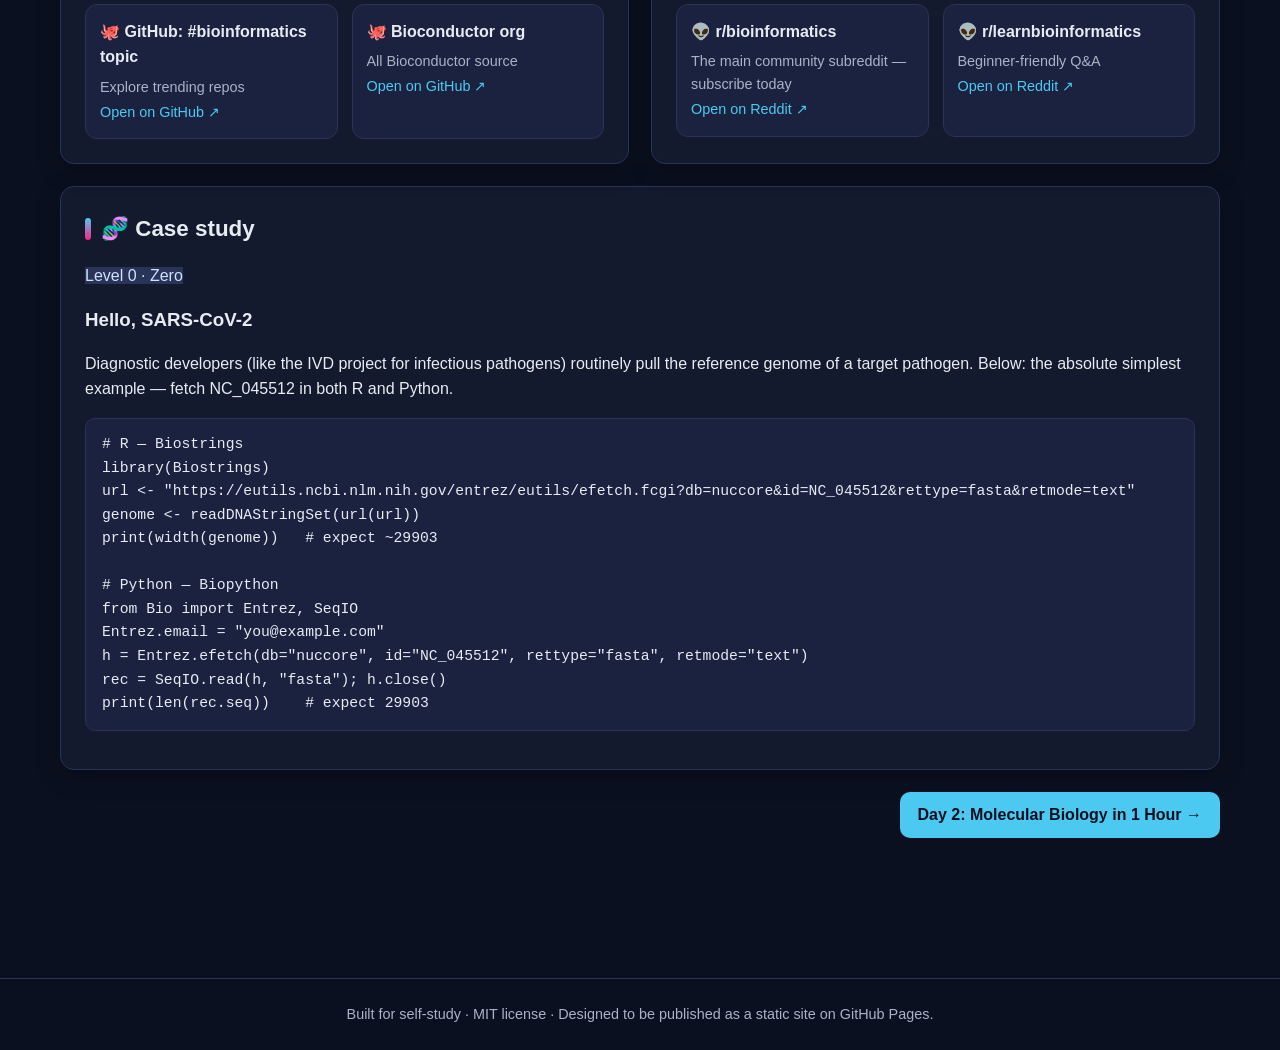
<file: day.html>
<!doctype html>
<html lang="en">
<head>
<meta charset="utf-8">
<meta name="viewport" content="width=device-width,initial-scale=1">
<title>Day — Bioinformatics 21 Days</title>
<link rel="stylesheet" href="assets/styles.css">
<link rel="icon" href="data:image/svg+xml;utf8,<svg xmlns='http://www.w3.org/2000/svg' viewBox='0 0 64 64'><circle cx='32' cy='32' r='30' fill='%234cc9f0'/></svg>">
</head>
<body>

<nav class="nav">
  <div class="nav-inner">
    <a class="brand" href="index.html"><span class="logo"></span>Bioinformatics · 21 Days</a>
    <div class="nav-links">
      <a href="index.html">Home</a>
      <a href="resources.html">Resources</a>
      <a href="case-studies.html">Case Studies</a>
      <a href="quiz.html">Quiz Arena</a>
      <a href="blog.html">Blog</a>
      <button id="themeToggle" class="theme-toggle" type="button">☀️ Light</button>
    </div>
  </div>
</nav>

<main class="container">
  <div id="dayRoot"><p class="text-soft">Loading day…</p></div>
</main>

<footer class="foot">
  Built for self-study · MIT license · Designed to be published as a static site on GitHub Pages.
</footer>

<script src="assets/days-data.js"></script>
<script src="assets/main.js"></script>
</body>
</html>
</file>
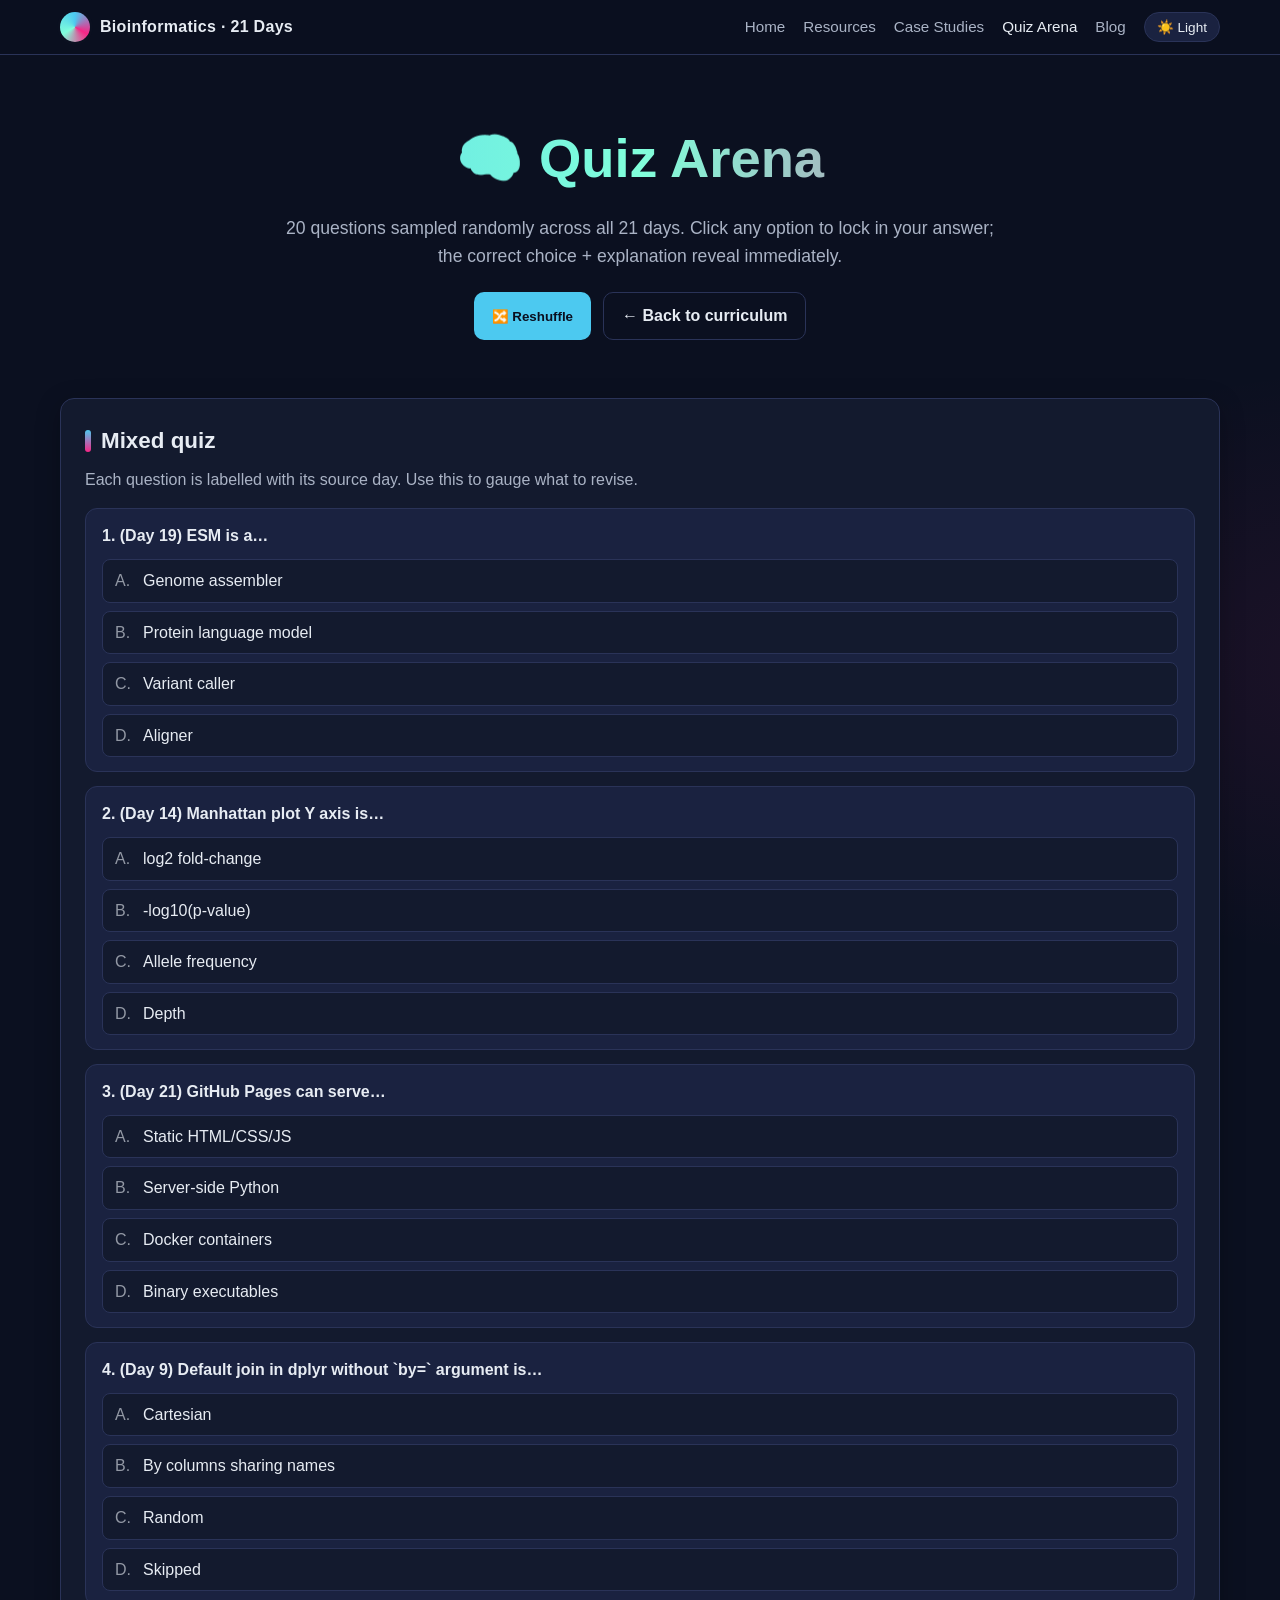
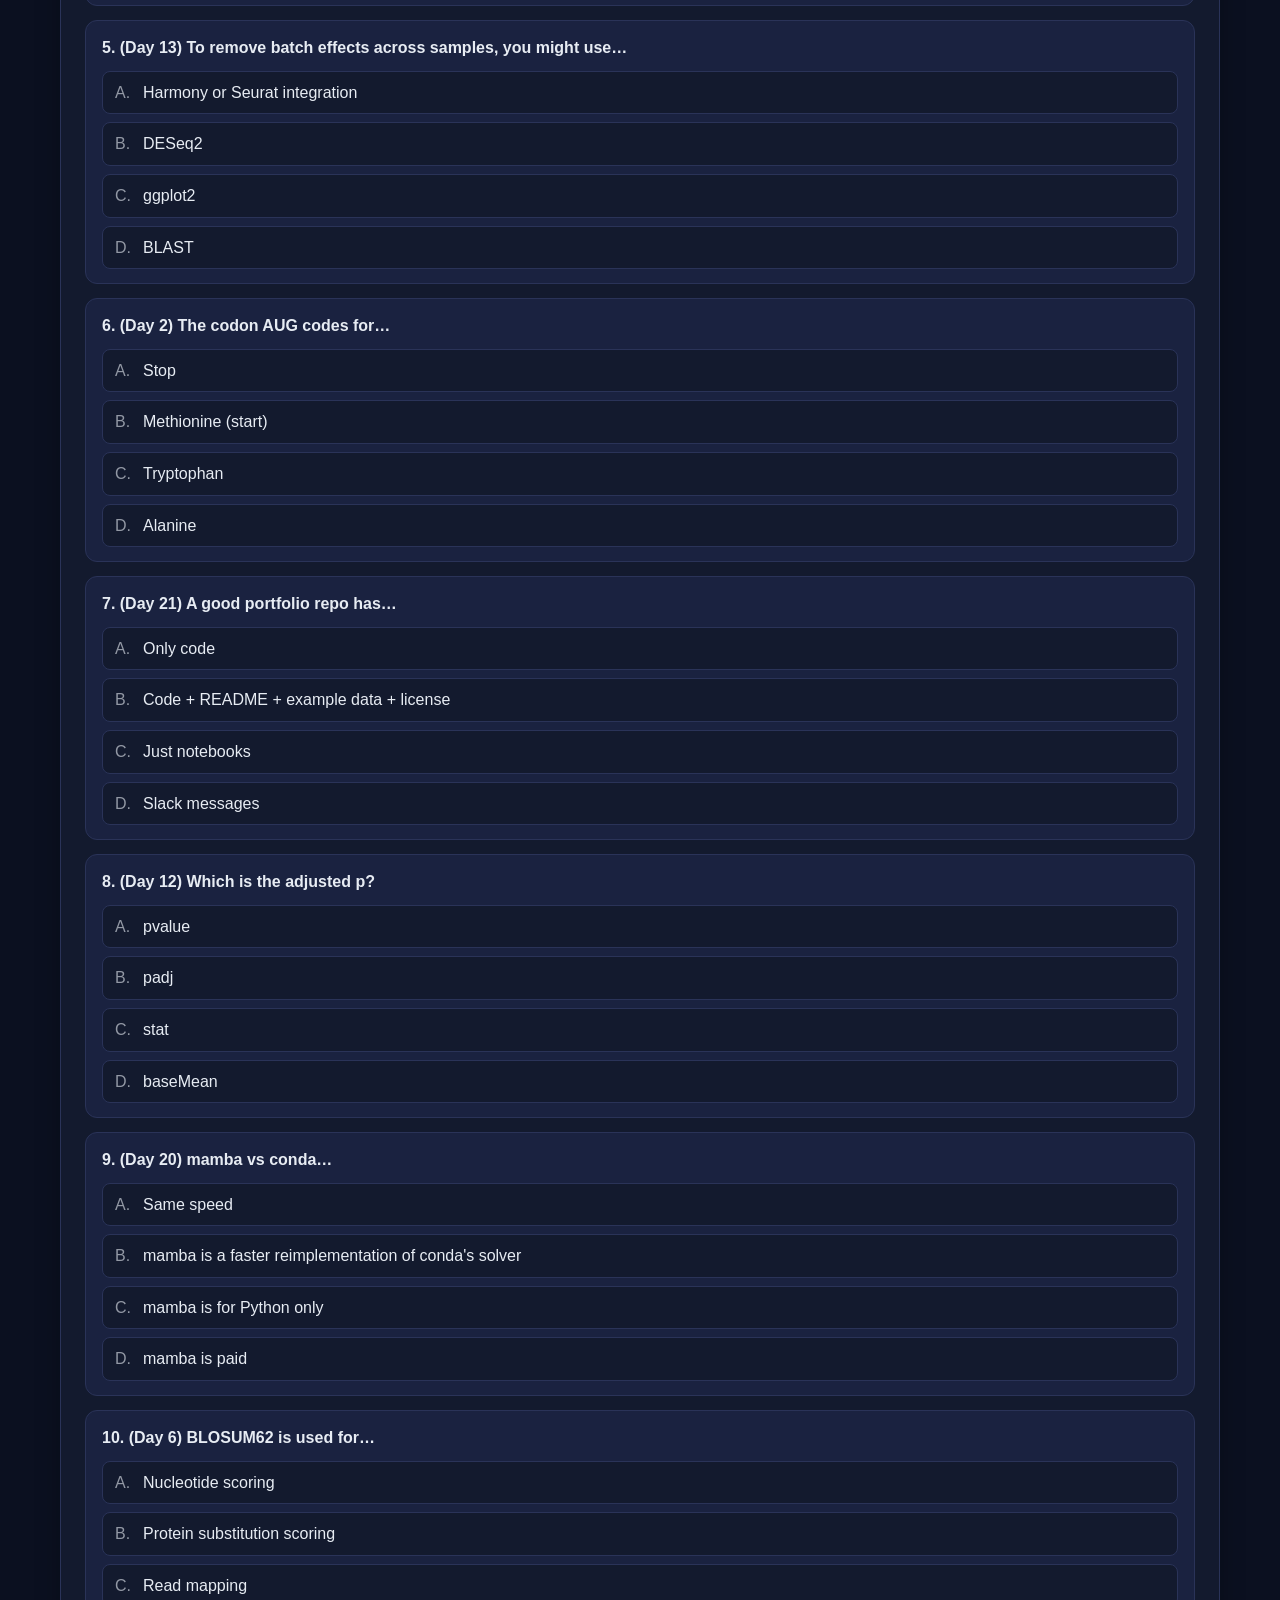
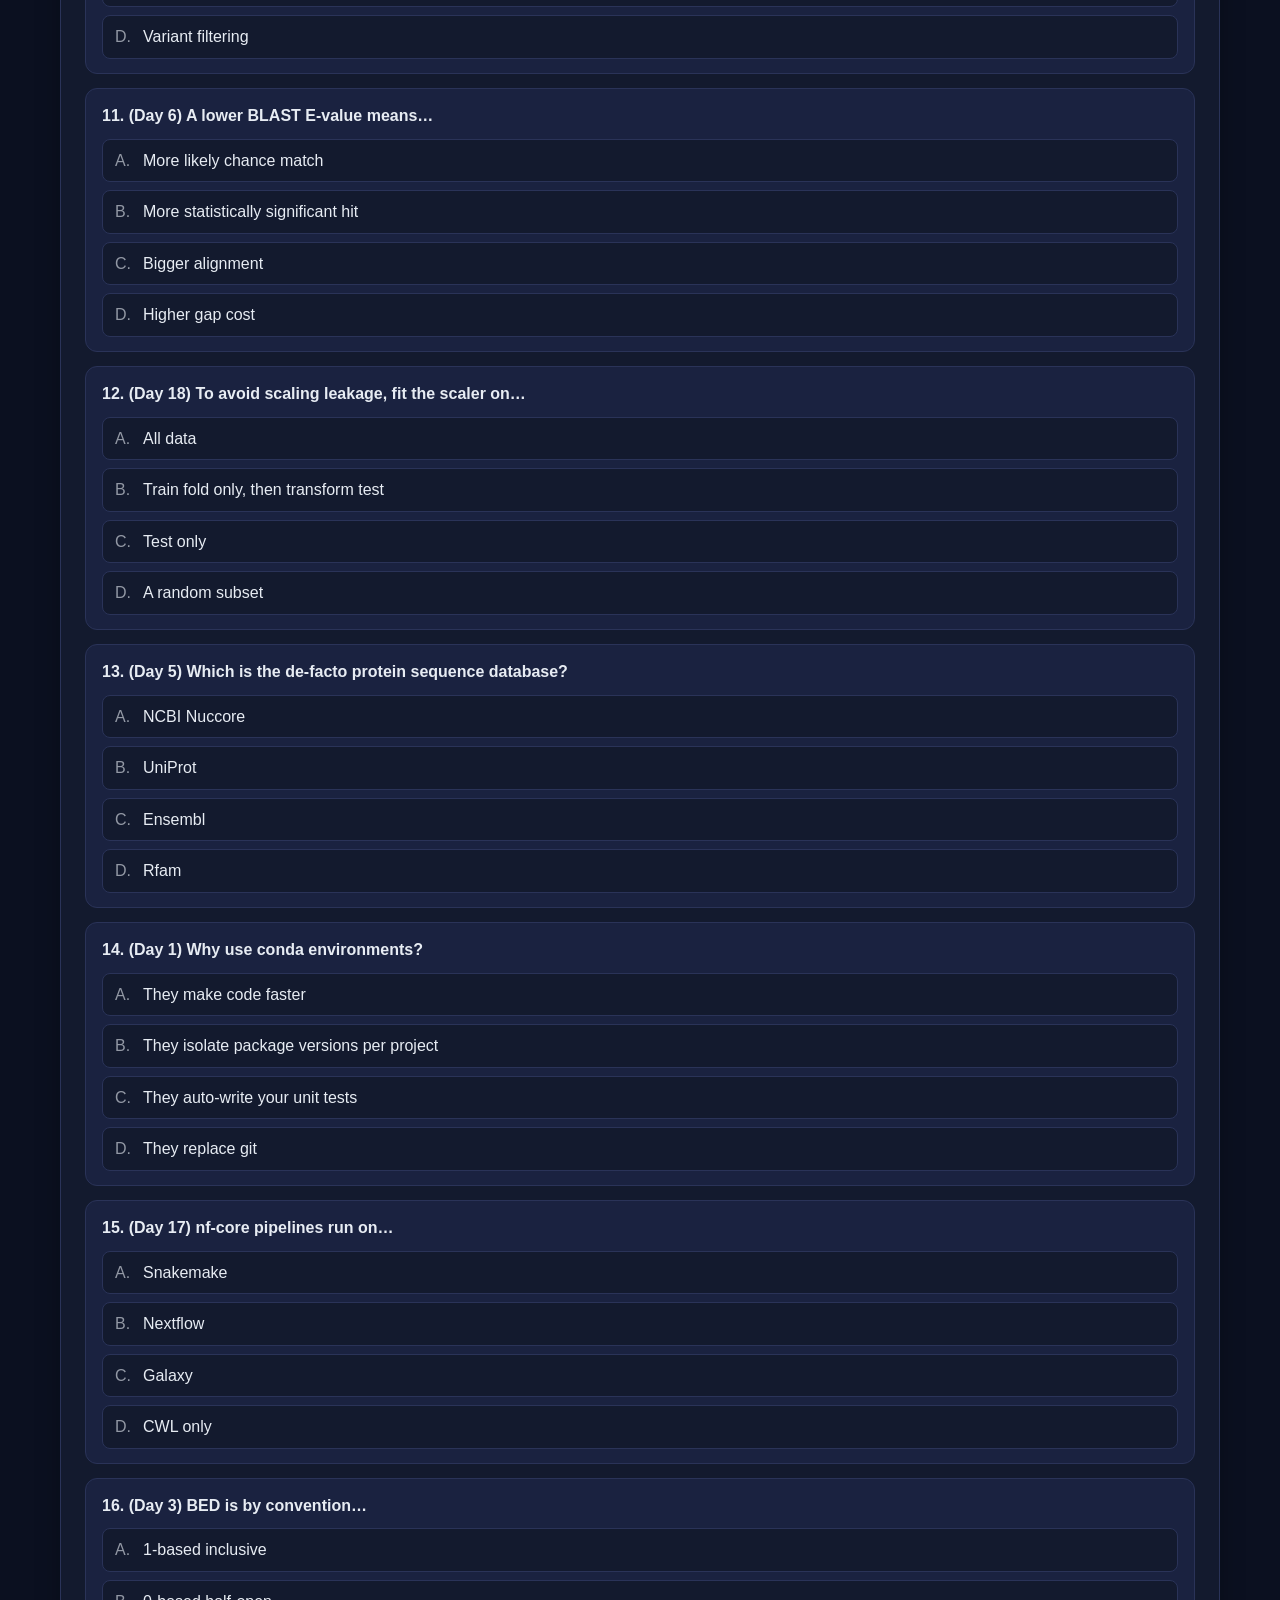
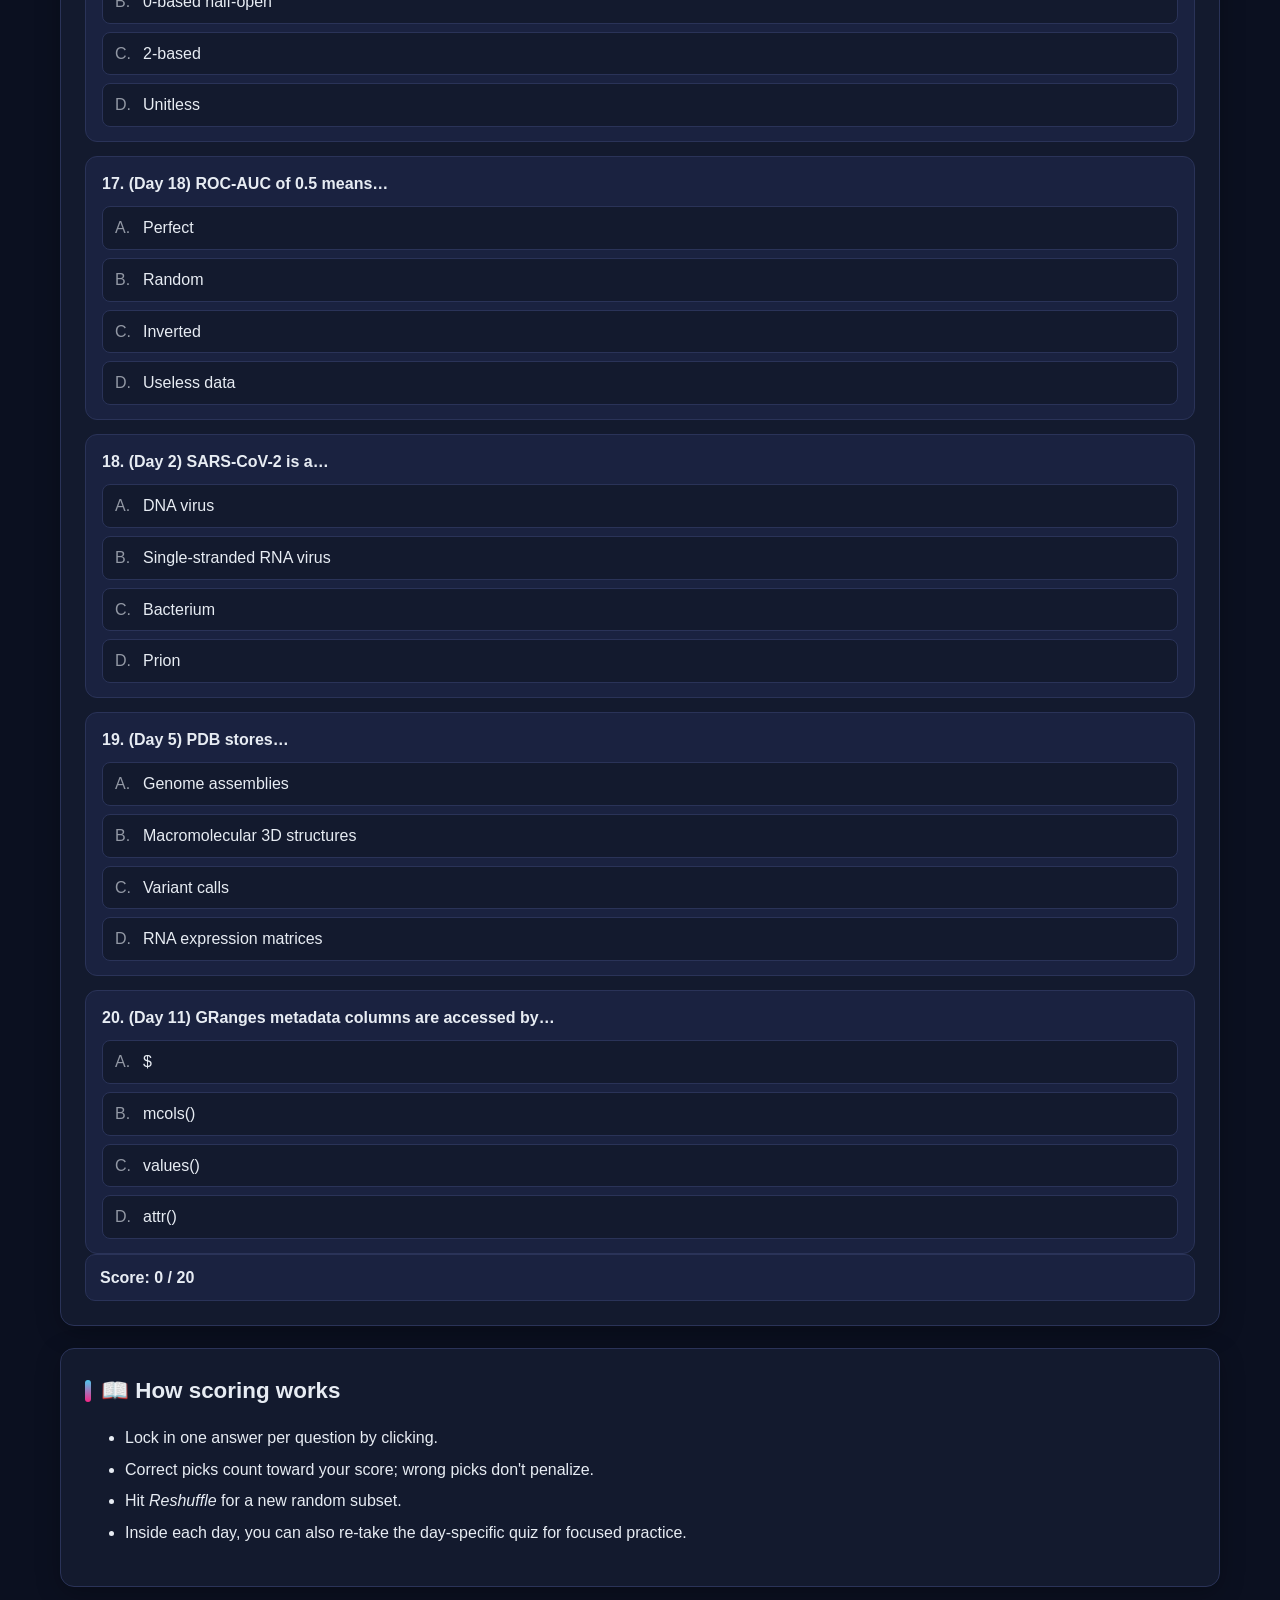
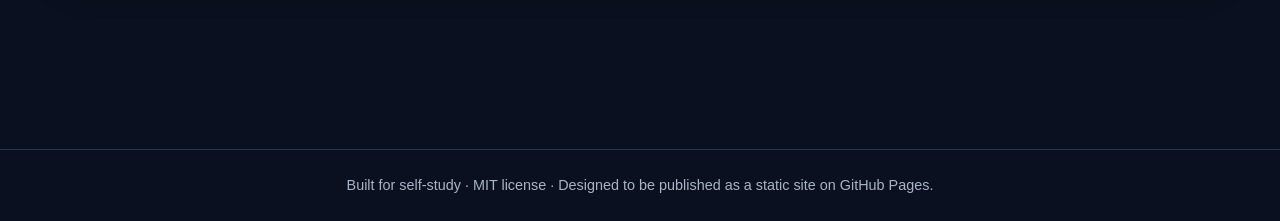
<file: quiz.html>
<!doctype html>
<html lang="en">
<head>
<meta charset="utf-8">
<meta name="viewport" content="width=device-width,initial-scale=1">
<title>Quiz Arena — Bioinformatics 21 Days</title>
<link rel="stylesheet" href="assets/styles.css">
<link rel="icon" href="data:image/svg+xml;utf8,<svg xmlns='http://www.w3.org/2000/svg' viewBox='0 0 64 64'><circle cx='32' cy='32' r='30' fill='%234cc9f0'/></svg>">
</head>
<body>

<nav class="nav">
  <div class="nav-inner">
    <a class="brand" href="index.html"><span class="logo"></span>Bioinformatics · 21 Days</a>
    <div class="nav-links">
      <a href="index.html">Home</a>
      <a href="resources.html">Resources</a>
      <a href="case-studies.html">Case Studies</a>
      <a class="active" href="quiz.html">Quiz Arena</a>
      <a href="blog.html">Blog</a>
      <button id="themeToggle" class="theme-toggle" type="button">☀️ Light</button>
    </div>
  </div>
</nav>

<header class="hero">
  <h1>🧠 Quiz Arena</h1>
  <p>20 questions sampled randomly across all 21 days. Click any option to lock in your answer; the correct choice + explanation reveal immediately.</p>
  <div class="cta">
    <button id="reshuffle" class="btn" type="button">🔀 Reshuffle</button>
    <a class="btn ghost" href="index.html">← Back to curriculum</a>
  </div>
</header>

<main class="container">

  <section class="block">
    <h2>Mixed quiz</h2>
    <p class="text-soft" style="margin-top:-6px">Each question is labelled with its source day. Use this to gauge what to revise.</p>
    <div id="arenaMount"></div>
  </section>

  <section class="block">
    <h2>📖 How scoring works</h2>
    <ul class="bullets">
      <li>Lock in one answer per question by clicking.</li>
      <li>Correct picks count toward your score; wrong picks don't penalize.</li>
      <li>Hit <em>Reshuffle</em> for a new random subset.</li>
      <li>Inside each day, you can also re-take the day-specific quiz for focused practice.</li>
    </ul>
  </section>

</main>

<footer class="foot">
  Built for self-study · MIT license · Designed to be published as a static site on GitHub Pages.
</footer>

<script src="assets/days-data.js"></script>
<script src="assets/main.js"></script>
<script>
  document.getElementById("reshuffle").addEventListener("click", () => {
    // re-run quiz arena
    const mount = document.getElementById("arenaMount");
    mount.innerHTML = "";
    if (typeof renderQuizArena === "function") renderQuizArena();
    else location.reload();
  });
</script>
</body>
</html>
</file>
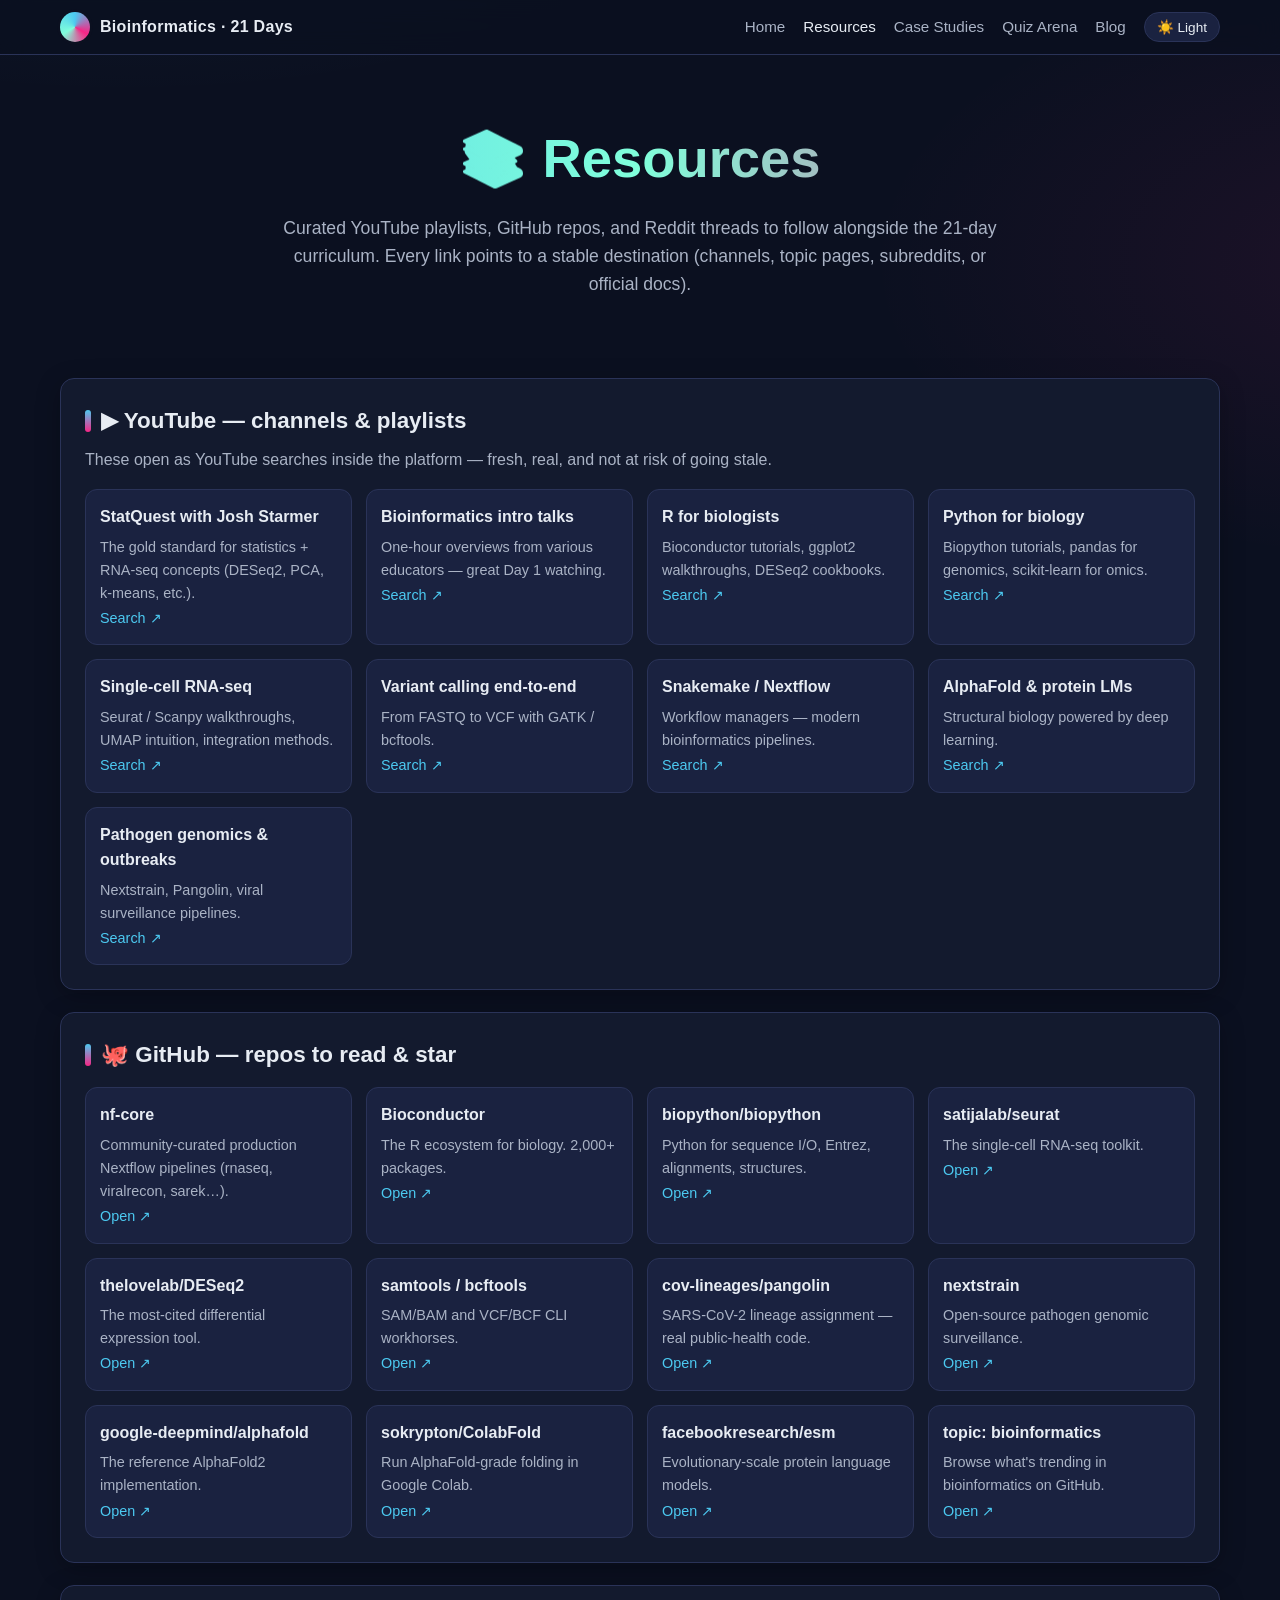
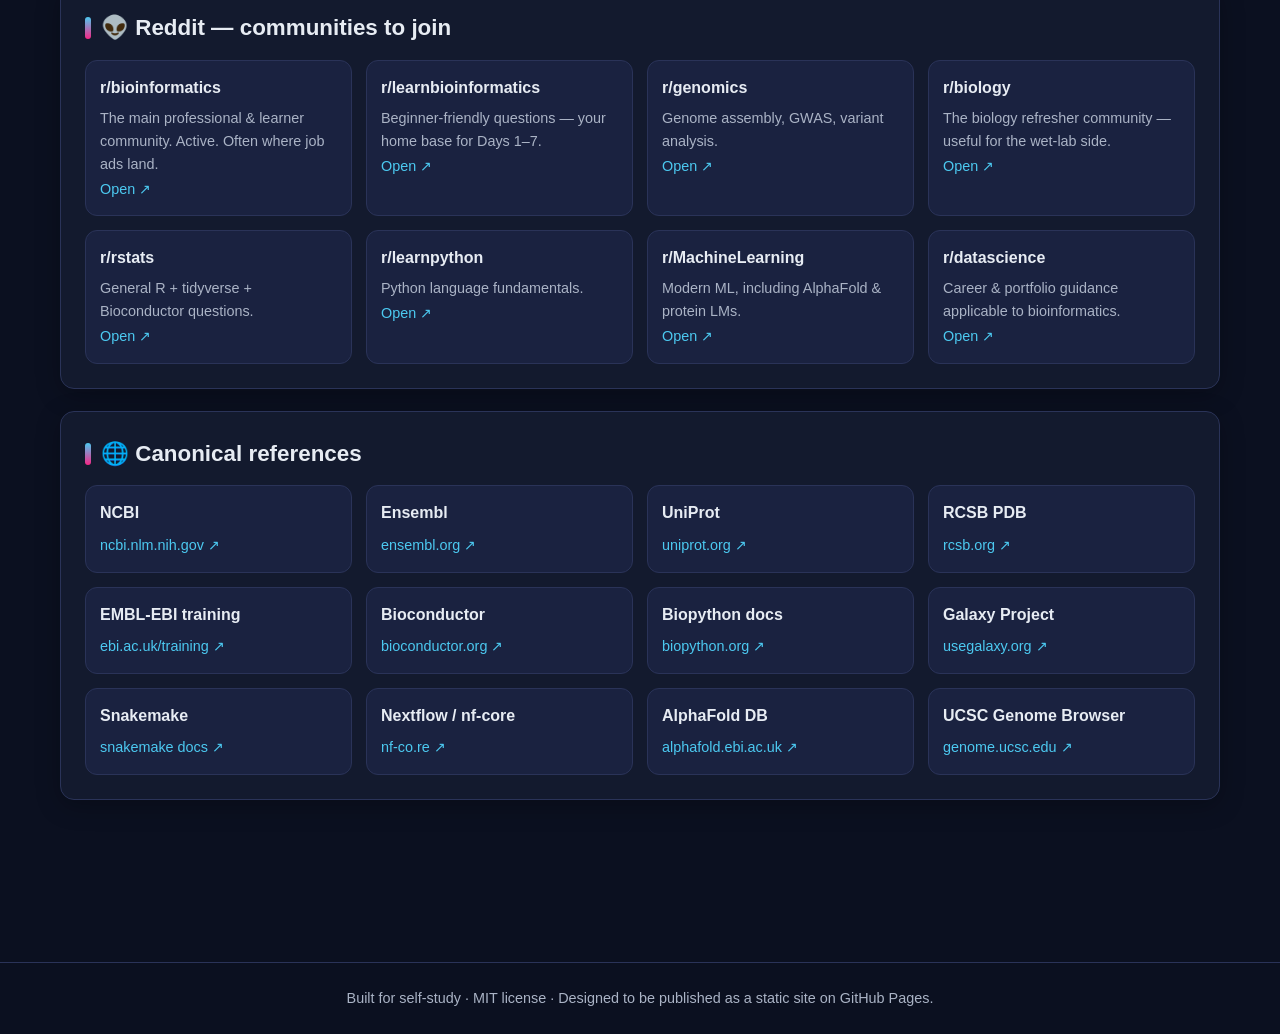
<file: resources.html>
<!doctype html>
<html lang="en">
<head>
<meta charset="utf-8">
<meta name="viewport" content="width=device-width,initial-scale=1">
<title>Resources — Bioinformatics 21 Days</title>
<link rel="stylesheet" href="assets/styles.css">
<link rel="icon" href="data:image/svg+xml;utf8,<svg xmlns='http://www.w3.org/2000/svg' viewBox='0 0 64 64'><circle cx='32' cy='32' r='30' fill='%234cc9f0'/></svg>">
</head>
<body>

<nav class="nav">
  <div class="nav-inner">
    <a class="brand" href="index.html"><span class="logo"></span>Bioinformatics · 21 Days</a>
    <div class="nav-links">
      <a href="index.html">Home</a>
      <a class="active" href="resources.html">Resources</a>
      <a href="case-studies.html">Case Studies</a>
      <a href="quiz.html">Quiz Arena</a>
      <a href="blog.html">Blog</a>
      <button id="themeToggle" class="theme-toggle" type="button">☀️ Light</button>
    </div>
  </div>
</nav>

<header class="hero">
  <h1>📚 Resources</h1>
  <p>Curated YouTube playlists, GitHub repos, and Reddit threads to follow alongside the 21-day curriculum. Every link points to a stable destination (channels, topic pages, subreddits, or official docs).</p>
</header>

<main class="container">

  <section class="block">
    <h2>▶ YouTube — channels &amp; playlists</h2>
    <p class="text-soft" style="margin-top:-6px">These open as YouTube searches inside the platform — fresh, real, and not at risk of going stale.</p>
    <div class="res-grid">
      <div class="res-card">
        <h4>StatQuest with Josh Starmer</h4>
        <p>The gold standard for statistics + RNA-seq concepts (DESeq2, PCA, k-means, etc.).</p>
        <a href="https://www.youtube.com/results?search_query=StatQuest+RNA-seq" target="_blank" rel="noopener">Search ↗</a>
      </div>
      <div class="res-card">
        <h4>Bioinformatics intro talks</h4>
        <p>One-hour overviews from various educators — great Day 1 watching.</p>
        <a href="https://www.youtube.com/results?search_query=bioinformatics+introduction+lecture" target="_blank" rel="noopener">Search ↗</a>
      </div>
      <div class="res-card">
        <h4>R for biologists</h4>
        <p>Bioconductor tutorials, ggplot2 walkthroughs, DESeq2 cookbooks.</p>
        <a href="https://www.youtube.com/results?search_query=R+for+biologists+Bioconductor" target="_blank" rel="noopener">Search ↗</a>
      </div>
      <div class="res-card">
        <h4>Python for biology</h4>
        <p>Biopython tutorials, pandas for genomics, scikit-learn for omics.</p>
        <a href="https://www.youtube.com/results?search_query=Python+for+biology+Biopython" target="_blank" rel="noopener">Search ↗</a>
      </div>
      <div class="res-card">
        <h4>Single-cell RNA-seq</h4>
        <p>Seurat / Scanpy walkthroughs, UMAP intuition, integration methods.</p>
        <a href="https://www.youtube.com/results?search_query=single+cell+RNA-seq+Seurat+Scanpy" target="_blank" rel="noopener">Search ↗</a>
      </div>
      <div class="res-card">
        <h4>Variant calling end-to-end</h4>
        <p>From FASTQ to VCF with GATK / bcftools.</p>
        <a href="https://www.youtube.com/results?search_query=variant+calling+GATK+tutorial" target="_blank" rel="noopener">Search ↗</a>
      </div>
      <div class="res-card">
        <h4>Snakemake / Nextflow</h4>
        <p>Workflow managers — modern bioinformatics pipelines.</p>
        <a href="https://www.youtube.com/results?search_query=Snakemake+Nextflow+tutorial+bioinformatics" target="_blank" rel="noopener">Search ↗</a>
      </div>
      <div class="res-card">
        <h4>AlphaFold &amp; protein LMs</h4>
        <p>Structural biology powered by deep learning.</p>
        <a href="https://www.youtube.com/results?search_query=AlphaFold+ESM+protein+language+model" target="_blank" rel="noopener">Search ↗</a>
      </div>
      <div class="res-card">
        <h4>Pathogen genomics &amp; outbreaks</h4>
        <p>Nextstrain, Pangolin, viral surveillance pipelines.</p>
        <a href="https://www.youtube.com/results?search_query=Nextstrain+Pangolin+pathogen+genomics" target="_blank" rel="noopener">Search ↗</a>
      </div>
    </div>
  </section>

  <section class="block">
    <h2>🐙 GitHub — repos to read &amp; star</h2>
    <div class="res-grid">
      <div class="res-card">
        <h4>nf-core</h4>
        <p>Community-curated production Nextflow pipelines (rnaseq, viralrecon, sarek…).</p>
        <a href="https://github.com/nf-core" target="_blank" rel="noopener">Open ↗</a>
      </div>
      <div class="res-card">
        <h4>Bioconductor</h4>
        <p>The R ecosystem for biology. 2,000+ packages.</p>
        <a href="https://github.com/Bioconductor" target="_blank" rel="noopener">Open ↗</a>
      </div>
      <div class="res-card">
        <h4>biopython/biopython</h4>
        <p>Python for sequence I/O, Entrez, alignments, structures.</p>
        <a href="https://github.com/biopython/biopython" target="_blank" rel="noopener">Open ↗</a>
      </div>
      <div class="res-card">
        <h4>satijalab/seurat</h4>
        <p>The single-cell RNA-seq toolkit.</p>
        <a href="https://github.com/satijalab/seurat" target="_blank" rel="noopener">Open ↗</a>
      </div>
      <div class="res-card">
        <h4>thelovelab/DESeq2</h4>
        <p>The most-cited differential expression tool.</p>
        <a href="https://github.com/thelovelab/DESeq2" target="_blank" rel="noopener">Open ↗</a>
      </div>
      <div class="res-card">
        <h4>samtools / bcftools</h4>
        <p>SAM/BAM and VCF/BCF CLI workhorses.</p>
        <a href="https://github.com/samtools" target="_blank" rel="noopener">Open ↗</a>
      </div>
      <div class="res-card">
        <h4>cov-lineages/pangolin</h4>
        <p>SARS-CoV-2 lineage assignment — real public-health code.</p>
        <a href="https://github.com/cov-lineages/pangolin" target="_blank" rel="noopener">Open ↗</a>
      </div>
      <div class="res-card">
        <h4>nextstrain</h4>
        <p>Open-source pathogen genomic surveillance.</p>
        <a href="https://github.com/nextstrain" target="_blank" rel="noopener">Open ↗</a>
      </div>
      <div class="res-card">
        <h4>google-deepmind/alphafold</h4>
        <p>The reference AlphaFold2 implementation.</p>
        <a href="https://github.com/google-deepmind/alphafold" target="_blank" rel="noopener">Open ↗</a>
      </div>
      <div class="res-card">
        <h4>sokrypton/ColabFold</h4>
        <p>Run AlphaFold-grade folding in Google Colab.</p>
        <a href="https://github.com/sokrypton/ColabFold" target="_blank" rel="noopener">Open ↗</a>
      </div>
      <div class="res-card">
        <h4>facebookresearch/esm</h4>
        <p>Evolutionary-scale protein language models.</p>
        <a href="https://github.com/facebookresearch/esm" target="_blank" rel="noopener">Open ↗</a>
      </div>
      <div class="res-card">
        <h4>topic: bioinformatics</h4>
        <p>Browse what's trending in bioinformatics on GitHub.</p>
        <a href="https://github.com/topics/bioinformatics" target="_blank" rel="noopener">Open ↗</a>
      </div>
    </div>
  </section>

  <section class="block">
    <h2>👽 Reddit — communities to join</h2>
    <div class="res-grid">
      <div class="res-card">
        <h4>r/bioinformatics</h4>
        <p>The main professional &amp; learner community. Active. Often where job ads land.</p>
        <a href="https://www.reddit.com/r/bioinformatics/" target="_blank" rel="noopener">Open ↗</a>
      </div>
      <div class="res-card">
        <h4>r/learnbioinformatics</h4>
        <p>Beginner-friendly questions — your home base for Days 1–7.</p>
        <a href="https://www.reddit.com/r/learnbioinformatics/" target="_blank" rel="noopener">Open ↗</a>
      </div>
      <div class="res-card">
        <h4>r/genomics</h4>
        <p>Genome assembly, GWAS, variant analysis.</p>
        <a href="https://www.reddit.com/r/genomics/" target="_blank" rel="noopener">Open ↗</a>
      </div>
      <div class="res-card">
        <h4>r/biology</h4>
        <p>The biology refresher community — useful for the wet-lab side.</p>
        <a href="https://www.reddit.com/r/biology/" target="_blank" rel="noopener">Open ↗</a>
      </div>
      <div class="res-card">
        <h4>r/rstats</h4>
        <p>General R + tidyverse + Bioconductor questions.</p>
        <a href="https://www.reddit.com/r/rstats/" target="_blank" rel="noopener">Open ↗</a>
      </div>
      <div class="res-card">
        <h4>r/learnpython</h4>
        <p>Python language fundamentals.</p>
        <a href="https://www.reddit.com/r/learnpython/" target="_blank" rel="noopener">Open ↗</a>
      </div>
      <div class="res-card">
        <h4>r/MachineLearning</h4>
        <p>Modern ML, including AlphaFold &amp; protein LMs.</p>
        <a href="https://www.reddit.com/r/MachineLearning/" target="_blank" rel="noopener">Open ↗</a>
      </div>
      <div class="res-card">
        <h4>r/datascience</h4>
        <p>Career &amp; portfolio guidance applicable to bioinformatics.</p>
        <a href="https://www.reddit.com/r/datascience/" target="_blank" rel="noopener">Open ↗</a>
      </div>
    </div>
  </section>

  <section class="block">
    <h2>🌐 Canonical references</h2>
    <div class="res-grid">
      <div class="res-card"><h4>NCBI</h4><a href="https://www.ncbi.nlm.nih.gov/" target="_blank" rel="noopener">ncbi.nlm.nih.gov ↗</a></div>
      <div class="res-card"><h4>Ensembl</h4><a href="https://www.ensembl.org/" target="_blank" rel="noopener">ensembl.org ↗</a></div>
      <div class="res-card"><h4>UniProt</h4><a href="https://www.uniprot.org/" target="_blank" rel="noopener">uniprot.org ↗</a></div>
      <div class="res-card"><h4>RCSB PDB</h4><a href="https://www.rcsb.org/" target="_blank" rel="noopener">rcsb.org ↗</a></div>
      <div class="res-card"><h4>EMBL-EBI training</h4><a href="https://www.ebi.ac.uk/training/" target="_blank" rel="noopener">ebi.ac.uk/training ↗</a></div>
      <div class="res-card"><h4>Bioconductor</h4><a href="https://www.bioconductor.org/" target="_blank" rel="noopener">bioconductor.org ↗</a></div>
      <div class="res-card"><h4>Biopython docs</h4><a href="https://biopython.org/" target="_blank" rel="noopener">biopython.org ↗</a></div>
      <div class="res-card"><h4>Galaxy Project</h4><a href="https://usegalaxy.org/" target="_blank" rel="noopener">usegalaxy.org ↗</a></div>
      <div class="res-card"><h4>Snakemake</h4><a href="https://snakemake.readthedocs.io/" target="_blank" rel="noopener">snakemake docs ↗</a></div>
      <div class="res-card"><h4>Nextflow / nf-core</h4><a href="https://nf-co.re/" target="_blank" rel="noopener">nf-co.re ↗</a></div>
      <div class="res-card"><h4>AlphaFold DB</h4><a href="https://alphafold.ebi.ac.uk/" target="_blank" rel="noopener">alphafold.ebi.ac.uk ↗</a></div>
      <div class="res-card"><h4>UCSC Genome Browser</h4><a href="https://genome.ucsc.edu/" target="_blank" rel="noopener">genome.ucsc.edu ↗</a></div>
    </div>
  </section>

</main>

<footer class="foot">
  Built for self-study · MIT license · Designed to be published as a static site on GitHub Pages.
</footer>

<script src="assets/days-data.js"></script>
<script src="assets/main.js"></script>
</body>
</html>
</file>
<file: assets/styles.css>
:root {
  --bg: #0b1020;
  --bg-elev: #131a2e;
  --bg-soft: #1a2240;
  --border: #2a3358;
  --text: #e7ecf3;
  --text-soft: #aab3c5;
  --accent: #4cc9f0;
  --accent-2: #80ffdb;
  --accent-3: #f72585;
  --ok: #38d39f;
  --warn: #ffb703;
  --err: #ff6b6b;
  --r-color: #1f6feb;
  --py-color: #ffd43b;
  --radius: 14px;
  --shadow: 0 6px 24px rgba(0,0,0,.25);
}
[data-theme="light"] {
  --bg: #f6f8fc;
  --bg-elev: #ffffff;
  --bg-soft: #eef2fb;
  --border: #d9def0;
  --text: #0f1530;
  --text-soft: #4a5573;
  --accent: #2a72de;
  --accent-2: #00a884;
  --accent-3: #d9006c;
  --shadow: 0 6px 18px rgba(20,30,80,.08);
}

* { box-sizing: border-box; }
html, body { margin: 0; padding: 0; }
body {
  font-family: -apple-system, BlinkMacSystemFont, "Segoe UI", Roboto, "Helvetica Neue",
               Arial, "Apple SD Gothic Neo", "Malgun Gothic", sans-serif;
  background: radial-gradient(1200px 600px at 10% -10%, rgba(76,201,240,.08), transparent 60%),
              radial-gradient(900px 500px at 110% 10%, rgba(247,37,133,.08), transparent 60%),
              var(--bg);
  color: var(--text);
  line-height: 1.6;
  min-height: 100vh;
}
a { color: var(--accent); text-decoration: none; }
a:hover { text-decoration: underline; }
code, pre { font-family: ui-monospace, SFMono-Regular, Menlo, Consolas, monospace; }
pre {
  background: var(--bg-soft);
  border: 1px solid var(--border);
  border-radius: 10px;
  padding: 14px 16px;
  overflow-x: auto;
  font-size: .92rem;
}
code:not(pre code) {
  background: var(--bg-soft);
  padding: 2px 6px;
  border-radius: 6px;
  font-size: .9em;
}

/* Navbar */
.nav {
  position: sticky; top: 0; z-index: 50;
  backdrop-filter: blur(12px);
  background: rgba(11,16,32,.7);
  border-bottom: 1px solid var(--border);
}
[data-theme="light"] .nav { background: rgba(255,255,255,.8); }
.nav-inner {
  max-width: 1200px; margin: 0 auto;
  display: flex; align-items: center; justify-content: space-between;
  padding: 12px 20px;
}
.brand {
  font-weight: 800; letter-spacing: .3px;
  display: flex; align-items: center; gap: 10px;
  color: var(--text); text-decoration: none;
}
.brand .logo {
  width: 30px; height: 30px;
  background: conic-gradient(from 0deg, var(--accent), var(--accent-3), var(--accent-2), var(--accent));
  border-radius: 50%;
  box-shadow: 0 0 0 3px var(--bg);
}
.nav-links { display: flex; gap: 18px; align-items: center; flex-wrap: wrap; }
.nav-links a {
  color: var(--text-soft); font-weight: 500; font-size: .95rem;
}
.nav-links a.active, .nav-links a:hover { color: var(--text); text-decoration: none; }
.theme-toggle {
  background: var(--bg-soft); border: 1px solid var(--border);
  color: var(--text); border-radius: 999px; padding: 6px 12px;
  cursor: pointer; font-size: .85rem;
}

/* Layout */
.container { max-width: 1200px; margin: 0 auto; padding: 28px 20px 80px; }
.hero {
  padding: 60px 20px 30px; text-align: center;
}
.hero h1 {
  font-size: clamp(2rem, 5vw, 3.4rem);
  margin: 0 0 12px;
  background: linear-gradient(90deg, var(--accent), var(--accent-2), var(--accent-3));
  -webkit-background-clip: text; background-clip: text; color: transparent;
}
.hero p { color: var(--text-soft); max-width: 720px; margin: 0 auto 22px; font-size: 1.1rem; }
.hero .cta {
  display: inline-flex; gap: 12px; flex-wrap: wrap; justify-content: center;
}
.btn {
  display: inline-flex; align-items: center; gap: 8px;
  background: var(--accent); color: #0a0f1f; font-weight: 700;
  padding: 10px 18px; border-radius: 10px; border: 0; cursor: pointer;
  text-decoration: none;
}
.btn:hover { filter: brightness(1.1); text-decoration: none; }
.btn.ghost {
  background: transparent; color: var(--text);
  border: 1px solid var(--border);
}
.btn.small { padding: 6px 12px; font-size: .9rem; }

/* Grid of days */
.grid {
  display: grid; gap: 16px;
  grid-template-columns: repeat(auto-fill, minmax(260px, 1fr));
}
.day-card {
  background: var(--bg-elev);
  border: 1px solid var(--border);
  border-radius: var(--radius);
  padding: 18px;
  box-shadow: var(--shadow);
  display: flex; flex-direction: column; gap: 8px;
  position: relative; overflow: hidden;
  transition: transform .15s ease, border-color .15s ease;
}
.day-card:hover { transform: translateY(-3px); border-color: var(--accent); }
.day-card .day-num {
  font-size: .85rem; color: var(--text-soft);
  display: flex; justify-content: space-between; align-items: center;
}
.day-card h3 { margin: 4px 0 6px; font-size: 1.1rem; }
.day-card p { margin: 0; color: var(--text-soft); font-size: .95rem; }
.day-card .tags { display: flex; gap: 6px; flex-wrap: wrap; margin-top: 8px; }
.tag {
  background: var(--bg-soft); border: 1px solid var(--border);
  border-radius: 999px; padding: 3px 10px; font-size: .75rem; color: var(--text-soft);
}
.tag.r { color: #fff; background: var(--r-color); border-color: transparent; }
.tag.py { color: #1a1a1a; background: var(--py-color); border-color: transparent; }
.tag.bio { color: #fff; background: var(--accent-3); border-color: transparent; }
.day-card .check {
  position: absolute; top: 12px; right: 14px;
  width: 22px; height: 22px; border-radius: 50%;
  border: 2px solid var(--border); cursor: pointer;
  display: flex; align-items: center; justify-content: center;
  background: var(--bg-elev);
}
.day-card .check.done { background: var(--ok); border-color: var(--ok); color: #062; }

/* Sections */
section.block {
  background: var(--bg-elev);
  border: 1px solid var(--border);
  border-radius: var(--radius);
  padding: 24px;
  margin-bottom: 22px;
  box-shadow: var(--shadow);
}
section.block h2 {
  margin: 0 0 14px; font-size: 1.4rem;
  display: flex; align-items: center; gap: 10px;
}
section.block h2::before {
  content: ""; width: 6px; height: 22px; border-radius: 4px;
  background: linear-gradient(180deg, var(--accent), var(--accent-3));
}
.section-row { display: grid; gap: 22px; grid-template-columns: 1fr 1fr; }
@media (max-width: 800px) { .section-row { grid-template-columns: 1fr; } }

/* Task list */
.tasks { list-style: none; padding: 0; margin: 0; }
.tasks li {
  display: flex; gap: 12px; align-items: flex-start;
  padding: 10px 12px; border: 1px solid var(--border);
  border-radius: 10px; background: var(--bg-soft); margin-bottom: 8px;
}
.tasks li input[type=checkbox] { margin-top: 5px; transform: scale(1.15); accent-color: var(--accent); }
.tasks li.done span.task-text { opacity: .55; text-decoration: line-through; }

/* Quiz */
.quiz { display: flex; flex-direction: column; gap: 14px; }
.q {
  background: var(--bg-soft);
  border: 1px solid var(--border);
  border-radius: 12px;
  padding: 14px 16px;
}
.q .q-text { font-weight: 600; margin-bottom: 10px; }
.q .opts { display: grid; gap: 8px; }
.q .opt {
  border: 1px solid var(--border); background: var(--bg-elev);
  padding: 8px 12px; border-radius: 8px; cursor: pointer;
  display: flex; align-items: center; gap: 10px;
  transition: border-color .12s ease;
}
.q .opt:hover { border-color: var(--accent); }
.q .opt.correct { border-color: var(--ok); background: rgba(56,211,159,.08); }
.q .opt.wrong { border-color: var(--err); background: rgba(255,107,107,.08); }
.q .explain { margin-top: 10px; font-size: .9rem; color: var(--text-soft); }
.quiz-result {
  font-weight: 700; padding: 10px 14px; border-radius: 10px;
  background: var(--bg-soft); border: 1px solid var(--border);
}

/* Resources grid */
.res-grid {
  display: grid; gap: 14px;
  grid-template-columns: repeat(auto-fill, minmax(240px, 1fr));
}
.res-card {
  background: var(--bg-soft); border: 1px solid var(--border);
  border-radius: 12px; padding: 14px;
}
.res-card h4 { margin: 0 0 6px; font-size: 1rem; }
.res-card p { margin: 0; font-size: .9rem; color: var(--text-soft); }
.res-card a { font-size: .9rem; }

/* Progress bar */
.progress {
  height: 10px; background: var(--bg-soft); border-radius: 999px;
  overflow: hidden; border: 1px solid var(--border);
}
.progress > div {
  height: 100%;
  background: linear-gradient(90deg, var(--accent), var(--accent-2), var(--accent-3));
  width: 0%; transition: width .4s ease;
}
.progress-wrap { margin: 18px 0 8px; }
.progress-meta { display: flex; justify-content: space-between; font-size: .9rem; color: var(--text-soft); }

/* Footer */
footer.foot {
  margin-top: 60px; padding: 24px 20px;
  border-top: 1px solid var(--border);
  text-align: center; color: var(--text-soft); font-size: .9rem;
}

/* YouTube embed responsive */
.yt {
  position: relative; padding-bottom: 56.25%; height: 0;
  border-radius: 10px; overflow: hidden;
  border: 1px solid var(--border); background: #000;
}
.yt iframe {
  position: absolute; top: 0; left: 0; width: 100%; height: 100%; border: 0;
}

/* Case studies */
.case {
  background: var(--bg-elev); border: 1px solid var(--border);
  border-radius: var(--radius); padding: 22px; margin-bottom: 18px;
}
.case .level {
  display: inline-block; font-size: .75rem; padding: 3px 10px;
  border-radius: 999px; margin-bottom: 8px; font-weight: 700;
}
.lvl-0 { background: #2a3358; color: #cfe2ff; }
.lvl-1 { background: rgba(76,201,240,.18); color: var(--accent); }
.lvl-2 { background: rgba(128,255,217,.18); color: var(--accent-2); }
.lvl-3 { background: rgba(247,37,133,.18); color: var(--accent-3); }

/* Inline lang labels */
.lang-tab {
  display: inline-block; font-size: .72rem; padding: 2px 8px;
  border-radius: 6px; margin-right: 6px; vertical-align: middle;
}
.lang-tab.r { background: var(--r-color); color: #fff; }
.lang-tab.py { background: var(--py-color); color: #1a1a1a; }

/* Small helpers */
.text-soft { color: var(--text-soft); }
.row-between { display: flex; justify-content: space-between; align-items: center; gap: 12px; flex-wrap: wrap; }
.spacer { height: 16px; }
ul.bullets li { margin-bottom: 6px; }
.hidden { display: none !important; }
</file>
